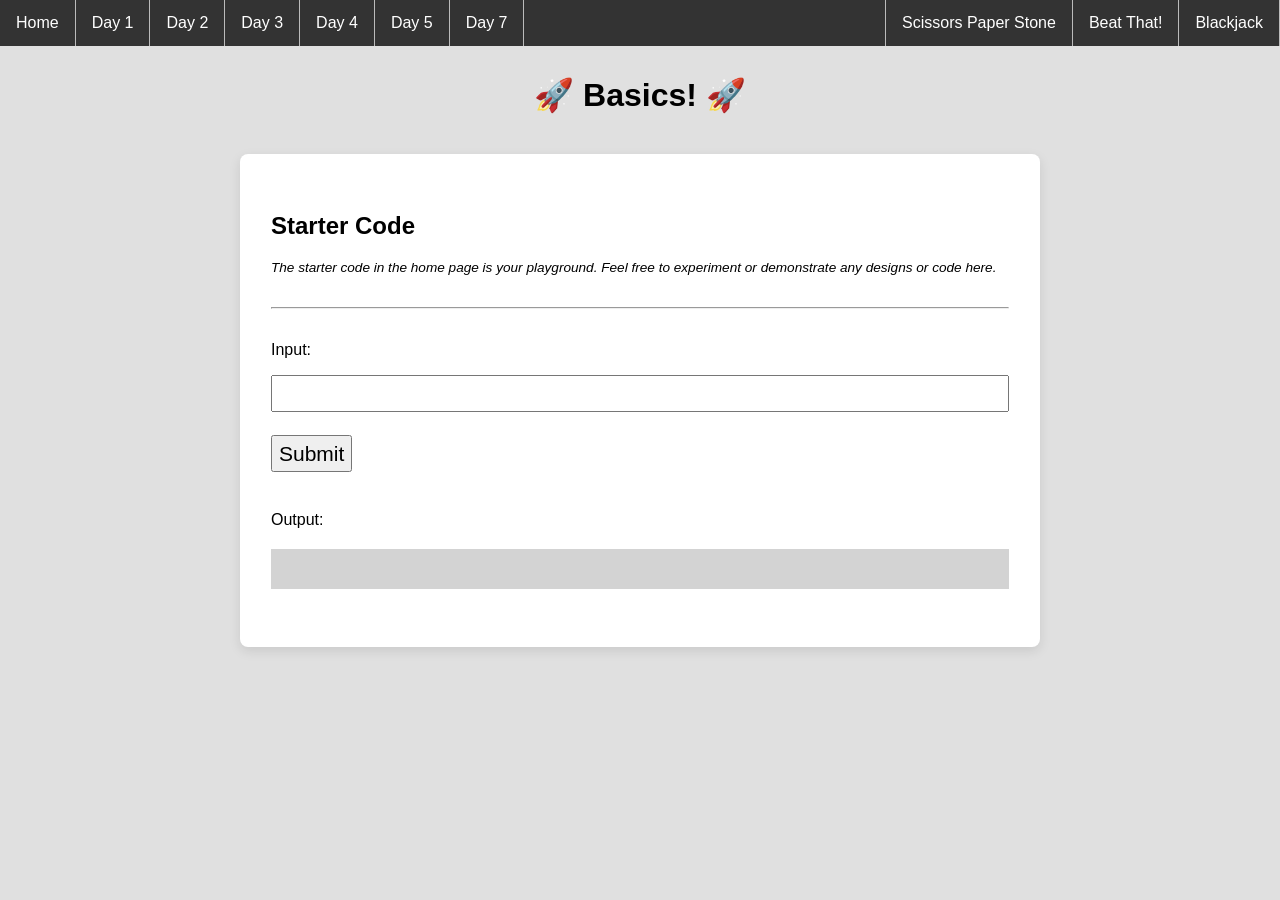
<file: index.html>
<!--  All HTML files begin with the following line: -->
<!DOCTYPE html>
<!-- This indicates that the rest of the lines that follow are to be interpreted as HTML. It tells the browser about what document type to expect. -->

<!-- All text enclosed in angled brackets are known as HTML element tags. There are usually, but not always, starting and closing element "tags", each representing a HTML element.
The <html> element is known as the root element of a HTML page. All other elements are encased within it. -->
<html>
  <!-- The <head> element contains meta information about the HTML page, information that is not rendered or displayed by the browser -->
  <head>
    <!-- The meta tag defines meta information in the HTML document. In this case, we are defining the charset. UTF-8 allows us to use emojis in the CodeSandbox environment -->
    <meta charset="UTF-8" />
    <!-- The <title> element specifies a title for the HTML page (which is shown in the browser's title bar or in the page's tab) and is the default name given to a bookmark of a webpage. -->
    <title>Basics</title>
    <!-- The <link> element specifies a relationship between this HTML page and an external resource, namely the styles.css file here. In this case, we are linking a stylesheet which is a CSS file containing information relating to the layout and style of the webpage. The syntax within the styles.css file is also referred to as CSS - Cascading Style Sheets. -->
    <link rel="stylesheet" href="styles.css" />
  </head>

  <!-- The <body> element defines the document's body, and is a container for all the visible contents that will be rendered by the browser.  -->
  <body>
    <!-- The <nav> tag semantically defines a set of navigation links. It doesn't have many properties different from a <div>, and exists purely for semantic naming. -->
    <nav>
      <!-- The <ul> tag represents an unordered list, where items in the list are rendered on a vertical bulleted list. While we are listing the days of the exercises on this navbar, we are positioning them horizontally without the bullets. This is done using CSS, and you can preview the syntax in styles.css (do a search for "nav ul"). -->
      <ul>
        <li>
          <!-- An <a> tag defines a hyperlink, linking one page to another. The page to link to will be added to the "href" property of the tag. -->
          <a href="index.html">Home</a>
        </li>
        <li>
          <!-- An <a> tag defines a hyperlink, linking one page to another. The page to link to will be added to the "href" property of the tag. -->
          <a href="day01-data-manipulation-and-functions/in-class/index.html"
            >Day 1</a
          >
        </li>
        <li>
          <a href="day02-if-statements-boolean-operators/in-class/index.html"
            >Day 2</a
          >
        </li>
        <li>
          <a href="day03-program-state/in-class/index.html">Day 3</a>
        </li>
        <li>
          <a href="day04-loops/in-class/index.html">Day 4</a>
        </li>
        <li>
          <a href="day05-mad-libs/in-class/index.html">Day 5</a>
        </li>
        <li>
          <a href="day07-moar-cards/in-class/index.html">Day 7</a>
        </li>
        <li class="project">
          <a href="project3-blackjack/index.html">Blackjack</a>
        </li>
        <li class="project">
          <a href="project2-beat-that/index.html">Beat That!</a>
        </li>
        <li class="project">
          <a href="project1-sps/index.html">Scissors Paper Stone</a>
        </li>
      </ul>
    </nav>
    <!-- The <h1> element defines a large heading. There are 6 pre-set header elements, <h1> to <h6> -->
    <h1 id="header">🚀 Basics! 🚀</h1>
    <!-- The <div> tag defines a division or a section in an HTML document, and is commonly use as a "container" for nested HTML elements. -->
    <div class="container">
      <h2>Starter Code</h2>
      <div class="instructions-text">
        <p>
          The starter code in the home page is your playground. Feel free to
          experiment or demonstrate any designs or code here.
        </p>
      </div>
      <!-- The <hr> tag represents a horizontal rule. It is used if you want to add line dividers across your page. -->
      <hr />
      <!-- The <p> tag defines a paragraph element. -->
      <p>Input:</p>
      <!-- The self-closing <input /> tag represents a field for a user to enter input. -->
      <input id="input-field" />
      <!-- The self-closing <br /> tag represents a line break - a line's worth of spacing before dispalying the next element. -->
      <br />
      <!-- The <button> tag represents.. you guessed it! a button. -->
      <button id="submit-button">Submit</button>
      <p>Output:</p>
      <div class="output-div" id="output-div"></div>
    </div>
    <!-- Everything below this is incorporating JavaScript programming logic into the webpage. -->
    <!-- The script tag encloses JavaScript syntax for the browser to interpret programtically -->
    <!-- The following line imports all code written in the script.js file -->
    <script src="script.js"></script>
    <!-- Define button click functionality -->
    <script>
      // Declare and define a variable that represents the Submit Button
      var button = document.querySelector("#submit-button");
      // When the submit button is clicked, access the text entered by the user in the input field
      // And pass it as an input parameter to the main function as defined in script.js
      button.addEventListener("click", function () {
        // Set result to input value
        var input = document.querySelector("#input-field");
        // Store the output of main() in a new variable
        var result = main(input.value);

        // Display result in output element
        var output = document.querySelector("#output-div");
        output.innerHTML = result;

        // Reset input value
        input.value = "";
      });
    </script>
  </body>
</html>
</file>
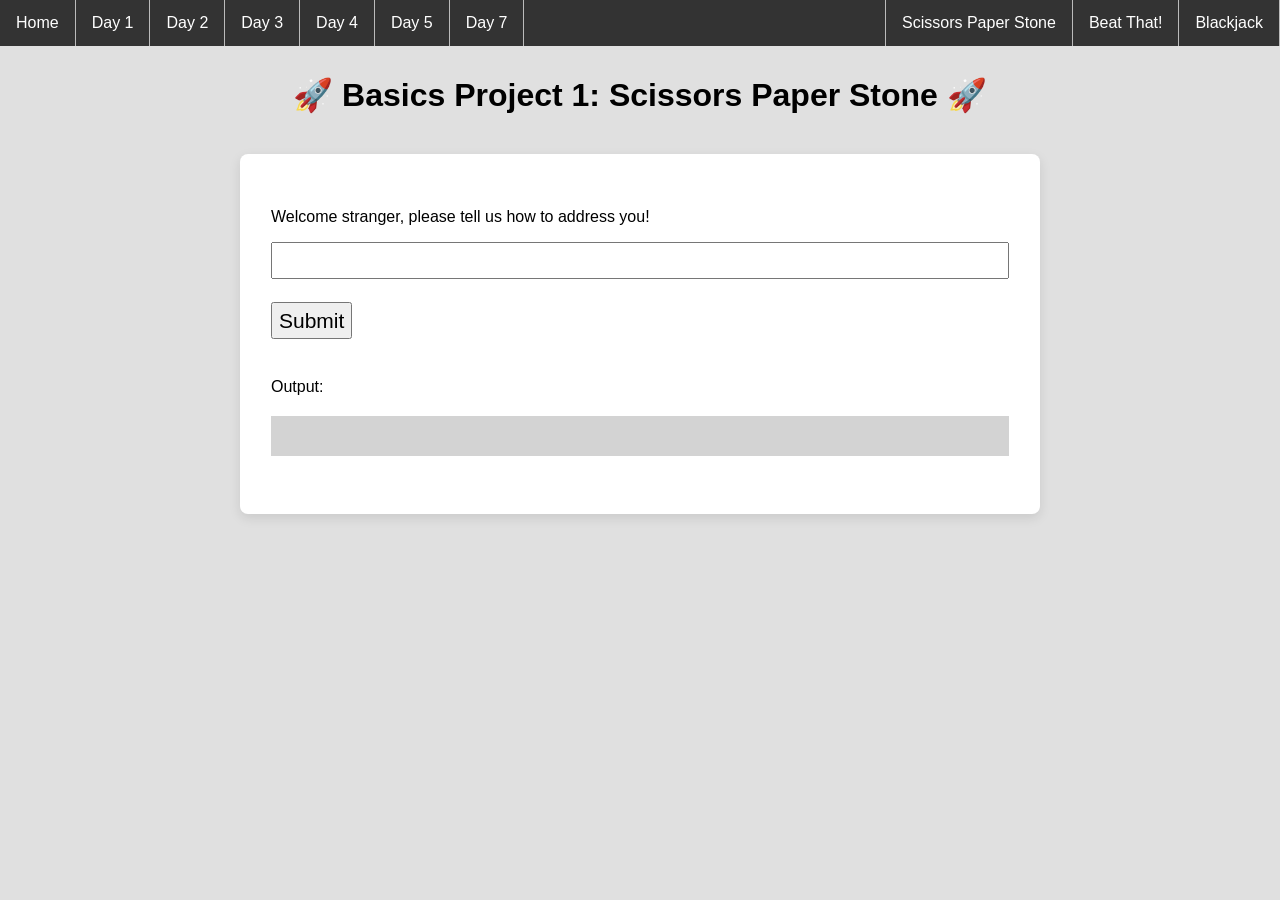
<file: project1-sps/index.html>
<!--  All HTML files begin with the following line: -->
<!DOCTYPE html>
<!-- This indicates that the rest of the lines that follow are to be interpreted as HTML. It tells the browser about what document type to expect. -->

<!-- All text enclosed in angled brackets are known as HTML element tags. There are usually, but not always, starting and closing element "tags", each representing a HTML element.
The <html> element is known as the root element of a HTML page. All other elements are encased within it. -->
<html>
  <!-- The <head> element contains meta information about the HTML page, information that is not rendered or displayed by the browser -->
  <head>
    <!-- The meta tag defines meta information in the HTML document. In this case, we are defining the charset. UTF-8 allows us to use emojis in the CodeSandbox environment -->
    <meta charset="UTF-8" />
    <!-- The <title> element specifies a title for the HTML page (which is shown in the browser's title bar or in the page's tab) and is the default name given to a bookmark of a webpage. -->
    <title>Basics</title>
    <!-- The <link> element specifies a relationship between this HTML page and an external resource, namely the styles.css file here. In this case, we are linking a stylesheet which is a CSS file containing information relating to the layout and style of the webpage. The syntax within the styles.css file is also referred to as CSS - Cascading Style Sheets. -->
    <link rel="stylesheet" href="styles.css" />
  </head>

  <!-- The <body> element defines the document's body, and is a container for all the visible contents that will be rendered by the browser.  -->
  <body>
    <!-- The <nav> tag semantically defines a set of navigation links. It doesn't have many properties different from a <div>, and exists purely for semantic naming. -->
    <nav>
      <!-- The <ul> tag represents an unordered list, where items in the list are rendered on a vertical bulleted list. While we are listing the days of the exercises on this navbar, we are positioning them horizontally without the bullets. This is done using CSS, and you can preview the syntax in styles.css (do a search for "nav ul"). -->
      <ul>
        <li>
          <!-- An <a> tag defines a hyperlink, linking one page to another. The page to link to will be added to the "href" property of the tag. -->
          <a href="../index.html">Home</a>
        </li>
        <li>
          <!-- An <a> tag defines a hyperlink, linking one page to another. The page to link to will be added to the "href" property of the tag. -->
          <a href="../day01-data-manipulation-and-functions/in-class/index.html"
            >Day 1</a
          >
        </li>
        <li>
          <a href="../day02-if-statements-boolean-operators/in-class/index.html"
            >Day 2</a
          >
        </li>
        <li>
          <a href="../day03-program-state/in-class/index.html">Day 3</a>
        </li>
        <li>
          <a href="../day04-loops/in-class/index.html">Day 4</a>
        </li>
        <li>
          <a href="../day05-mad-libs/in-class/index.html">Day 5</a>
        </li>
        <li>
          <a href="../day07-moar-cards/in-class/index.html">Day 7</a>
        </li>
        <li class="project">
          <a href="../project3-blackjack/index.html">Blackjack</a>
        </li>
        <li class="project">
          <a href="../project2-beat-that/index.html">Beat That!</a>
        </li>
        <li class="project">
          <a href="../project1-sps/index.html">Scissors Paper Stone</a>
        </li>
      </ul>
    </nav>
    <!-- The <h1> element defines a large heading. There are 6 pre-set header elements, <h1> to <h6> -->
    <h1 id="header" style="color: black;">
      🚀 Basics Project 1: Scissors Paper Stone 🚀
    </h1>
    <!-- The <div> tag defines a division or a section in an HTML document, and is commonly use as a "container" for nested HTML elements. -->
    <div class="container">
      <!-- The <p> tag defines a paragraph element. -->
      <p>Welcome stranger, please tell us how to address you!</p>
      <!-- The self-closing <input /> tag represents a field for a user to enter input. -->
      <input id="input-field" />
      <!-- The self-closing <br /> tag represents a line break - a line's worth of spacing before dispalying the next element. -->
      <br />
      <!-- The <button> tag represents.. you guessed it! a button. -->
      <button id="submit-button">Submit</button>
      <p>Output:</p>
      <div class="output-div" id="output-div"></div>
    </div>
    <!-- Everything below this is incorporating JavaScript programming logic into the webpage. -->
    <!-- The script tag encloses JavaScript syntax for the browser to interpret programtically -->
    <!-- The following line imports all code written in the script.js file -->
    <script src="script.js"></script>
    <!-- Define button click functionality -->
    <script>
      // Declare and define a variable that represents the Submit Button
      var button = document.querySelector("#submit-button");
      // When the submit button is clicked, access the text entered by the user in the input field
      // And pass it as an input parameter to the main function as defined in script.js
      button.addEventListener("click", function () {
        // Set result to input value
        var input = document.querySelector("#input-field");
        // Store the output of main() in a new variable
        var result = main(input.value);

        // Display result in output element
        var output = document.querySelector("#output-div");
        output.innerHTML = result;

        // Reset input value
        input.value = "";
      });
    </script>
  </body>
</html>
</file>
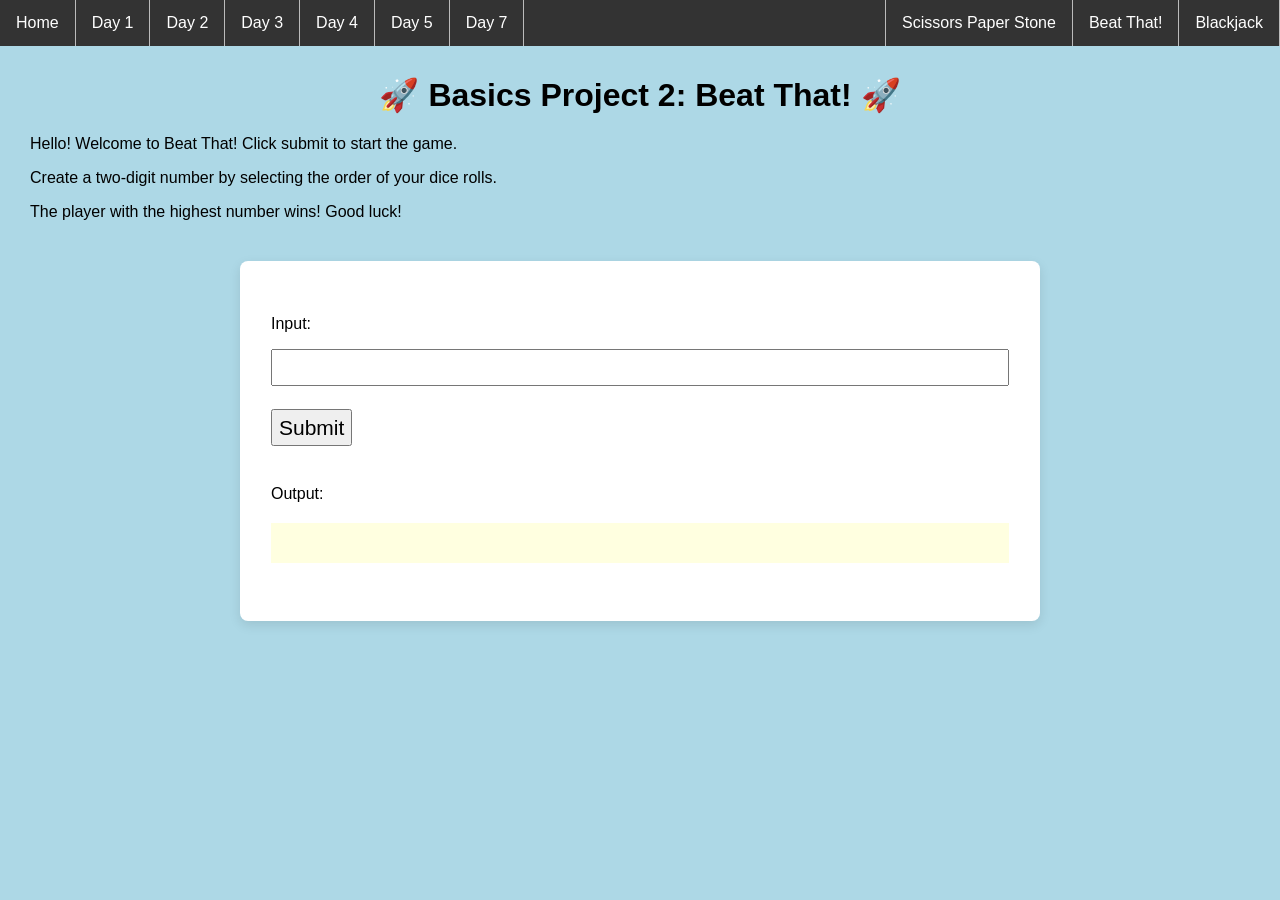
<file: project2-beat-that/index.html>
<!--  All HTML files begin with the following line: -->
<!DOCTYPE html>
<!-- This indicates that the rest of the lines that follow are to be interpreted as HTML. It tells the browser about what document type to expect. -->

<!-- All text enclosed in angled brackets are known as HTML element tags. There are usually, but not always, starting and closing element "tags", each representing a HTML element.
The <html> element is known as the root element of a HTML page. All other elements are encased within it. -->
<html>
  <!-- The <head> element contains meta information about the HTML page, information that is not rendered or displayed by the browser -->
  <head>
    <!-- The meta tag defines meta information in the HTML document. In this case, we are defining the charset. UTF-8 allows us to use emojis in the CodeSandbox environment -->
    <meta charset="UTF-8" />
    <!-- The <title> element specifies a title for the HTML page (which is shown in the browser's title bar or in the page's tab) and is the default name given to a bookmark of a webpage. -->
    <title>Basics</title>
    <!-- The <link> element specifies a relationship between this HTML page and an external resource, namely the styles.css file here. In this case, we are linking a stylesheet which is a CSS file containing information relating to the layout and style of the webpage. The syntax within the styles.css file is also referred to as CSS - Cascading Style Sheets. -->
    <link rel="stylesheet" href="styles.css" />
  </head>

  <!-- The <body> element defines the document's body, and is a container for all the visible contents that will be rendered by the browser.  -->
  <body>
    <!-- The <nav> tag semantically defines a set of navigation links. It doesn't have many properties different from a <div>, and exists purely for semantic naming. -->
    <nav>
      <!-- The <ul> tag represents an unordered list, where items in the list are rendered on a vertical bulleted list. While we are listing the days of the exercises on this navbar, we are positioning them horizontally without the bullets. This is done using CSS, and you can preview the syntax in styles.css (do a search for "nav ul"). -->
      <ul>
        <li>
          <!-- An <a> tag defines a hyperlink, linking one page to another. The page to link to will be added to the "href" property of the tag. -->
          <a href="../index.html">Home</a>
        </li>
        <li>
          <!-- An <a> tag defines a hyperlink, linking one page to another. The page to link to will be added to the "href" property of the tag. -->
          <a href="../day01-data-manipulation-and-functions/in-class/index.html"
            >Day 1</a
          >
        </li>
        <li>
          <a href="../day02-if-statements-boolean-operators/in-class/index.html"
            >Day 2</a
          >
        </li>
        <li>
          <a href="../day03-program-state/in-class/index.html">Day 3</a>
        </li>
        <li>
          <a href="../day04-loops/in-class/index.html">Day 4</a>
        </li>
        <li>
          <a href="../day05-mad-libs/in-class/index.html">Day 5</a>
        </li>
        <li>
          <a href="../day07-moar-cards/in-class/index.html">Day 7</a>
        </li>
        <li class="project">
          <a href="../project3-blackjack/index.html">Blackjack</a>
        </li>
        <li class="project">
          <a href="../project2-beat-that/index.html">Beat That!</a>
        </li>
        <li class="project">
          <a href="../project1-sps/index.html">Scissors Paper Stone</a>
        </li>
      </ul>
    </nav>
    <!-- The <h1> element defines a large heading. There are 6 pre-set header elements, <h1> to <h6> -->
    <h1 id="header">🚀 Basics Project 2: Beat That! 🚀</h1>
    <!-- The <div> tag defines a division or a section in an HTML document, and is commonly use as a "container" for nested HTML elements. -->
    <div id="container">
      <p>Hello! Welcome to Beat That! Click submit to start the game.</p>
      <p>
        Create a two-digit number by selecting the order of your dice rolls.
      </p>
      <p>The player with the highest number wins! Good luck!</p>
    </div>
    <div class="container">
      <!-- The <p> tag defines a paragraph element. -->
      <p>Input:</p>
      <!-- The self-closing <input /> tag represents a field for a user to enter input. -->
      <input id="input-field" />
      <!-- The self-closing <br /> tag represents a line break - a line's worth of spacing before dispalying the next element. -->
      <br />
      <!-- The <button> tag represents.. you guessed it! a button. -->
      <button id="submit-button">Submit</button>
      <p>Output:</p>
      <div class="output-div" id="output-div"></div>
    </div>
    <!-- Everything below this is incorporating JavaScript programming logic into the webpage. -->
    <!-- The script tag encloses JavaScript syntax for the browser to interpret programtically -->
    <!-- The following line imports all code written in the script.js file -->
    <script src="script.js"></script>
    <!-- Define button click functionality -->
    <script>
      // Declare and define a variable that represents the Submit Button
      var button = document.querySelector("#submit-button");
      // When the submit button is clicked, access the text entered by the user in the input field
      // And pass it as an input parameter to the main function as defined in script.js
      button.addEventListener("click", function () {
        // Set result to input value
        var input = document.querySelector("#input-field");
        // Store the output of main() in a new variable
        var result = main(input.value);

        // Display result in output element
        var output = document.querySelector("#output-div");
        output.innerHTML = result;

        // Reset input value
        input.value = "";
      });
    </script>
  </body>
</html>
</file>
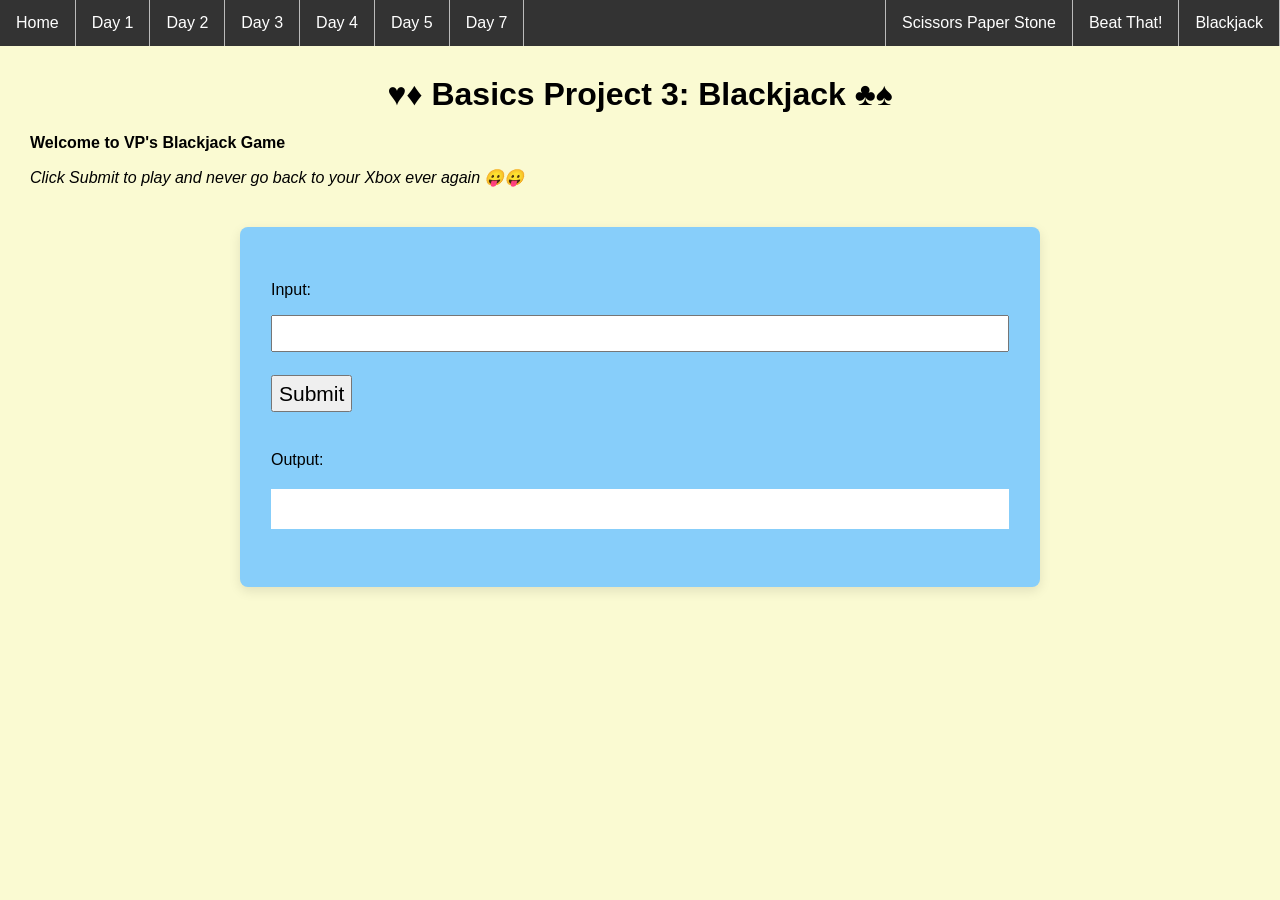
<file: project3-blackjack/index.html>
<!--  All HTML files begin with the following line: -->
<!DOCTYPE html>
<!-- This indicates that the rest of the lines that follow are to be interpreted as HTML. It tells the browser about what document type to expect. -->

<!-- All text enclosed in angled brackets are known as HTML element tags. There are usually, but not always, starting and closing element "tags", each representing a HTML element.
The <html> element is known as the root element of a HTML page. All other elements are encased within it. -->
<html>
  <!-- The <head> element contains meta information about the HTML page, information that is not rendered or displayed by the browser -->
  <head>
    <!-- The meta tag defines meta information in the HTML document. In this case, we are defining the charset. UTF-8 allows us to use emojis in the CodeSandbox environment -->
    <meta charset="UTF-8" />
    <!-- The <title> element specifies a title for the HTML page (which is shown in the browser's title bar or in the page's tab) and is the default name given to a bookmark of a webpage. -->
    <title>Basics</title>
    <!-- The <link> element specifies a relationship between this HTML page and an external resource, namely the styles.css file here. In this case, we are linking a stylesheet which is a CSS file containing information relating to the layout and style of the webpage. The syntax within the styles.css file is also referred to as CSS - Cascading Style Sheets. -->
    <link rel="stylesheet" href="styles.css" />
  </head>

  <!-- The <body> element defines the document's body, and is a container for all the visible contents that will be rendered by the browser.  -->
  <body>
    <!-- The <nav> tag semantically defines a set of navigation links. It doesn't have many properties different from a <div>, and exists purely for semantic naming. -->
    <nav>
      <!-- The <ul> tag represents an unordered list, where items in the list are rendered on a vertical bulleted list. While we are listing the days of the exercises on this navbar, we are positioning them horizontally without the bullets. This is done using CSS, and you can preview the syntax in styles.css (do a search for "nav ul"). -->
      <ul>
        <li>
          <!-- An <a> tag defines a hyperlink, linking one page to another. The page to link to will be added to the "href" property of the tag. -->
          <a href="../index.html">Home</a>
        </li>
        <li>
          <!-- An <a> tag defines a hyperlink, linking one page to another. The page to link to will be added to the "href" property of the tag. -->
          <a href="../day01-data-manipulation-and-functions/in-class/index.html"
            >Day 1</a
          >
        </li>
        <li>
          <a href="../day02-if-statements-boolean-operators/in-class/index.html"
            >Day 2</a
          >
        </li>
        <li>
          <a href="../day03-program-state/in-class/index.html">Day 3</a>
        </li>
        <li>
          <a href="../day04-loops/in-class/index.html">Day 4</a>
        </li>
        <li>
          <a href="../day05-mad-libs/in-class/index.html">Day 5</a>
        </li>
        <li>
          <a href="../day07-moar-cards/in-class/index.html">Day 7</a>
        </li>
        <li class="project">
          <a href="../project3-blackjack/index.html">Blackjack</a>
        </li>
        <li class="project">
          <a href="../project2-beat-that/index.html">Beat That!</a>
        </li>
        <li class="project">
          <a href="../project1-sps/index.html">Scissors Paper Stone</a>
        </li>
      </ul>
    </nav>
    <!-- The <h1> element defines a large heading. There are 6 pre-set header elements, <h1> to <h6> -->
    <h1 id="header">♥♦ Basics Project 3: Blackjack ♣♠</h1>
    <!-- The <div> tag defines a division or a section in an HTML document, and is commonly use as a "container" for nested HTML elements. -->
    <div id="container">
      <p><b>Welcome to VP's Blackjack Game</b></p>
      <p>
        <i
          >Click Submit to play and never go back to your Xbox ever again
          😛😛</i
        >
      </p>
    </div>
    <div class="container">
      <!-- The <p> tag defines a paragraph element. -->
      <p>Input:</p>
      <!-- The self-closing <input /> tag represents a field for a user to enter input. -->
      <input id="input-field" />
      <!-- The self-closing <br /> tag represents a line break - a line's worth of spacing before dispalying the next element. -->
      <br />
      <!-- The <button> tag represents.. you guessed it! a button. -->
      <button id="submit-button">Submit</button>
      <p>Output:</p>
      <div class="output-div" id="output-div"></div>
    </div>
    <!-- Everything below this is incorporating JavaScript programming logic into the webpage. -->
    <!-- The script tag encloses JavaScript syntax for the browser to interpret programtically -->
    <!-- The following line imports all code written in the script.js file -->
    <script src="script.js"></script>
    <!-- Define button click functionality -->
    <script>
      // Declare and define a variable that represents the Submit Button
      var button = document.querySelector("#submit-button");
      // When the submit button is clicked, access the text entered by the user in the input field
      // And pass it as an input parameter to the main function as defined in script.js
      button.addEventListener("click", function () {
        // Access input box
        var input = document.querySelector("#input-field");
        //Extract value inputted in input, hand it over to main, and store result in var result
        var result = main(input.value);

        // Access output element and display result
        var output = document.querySelector("#output-div");
        output.innerHTML = result;

        // Reset input value
        input.value = "";
      });
    </script>
  </body>
</html>
</file>
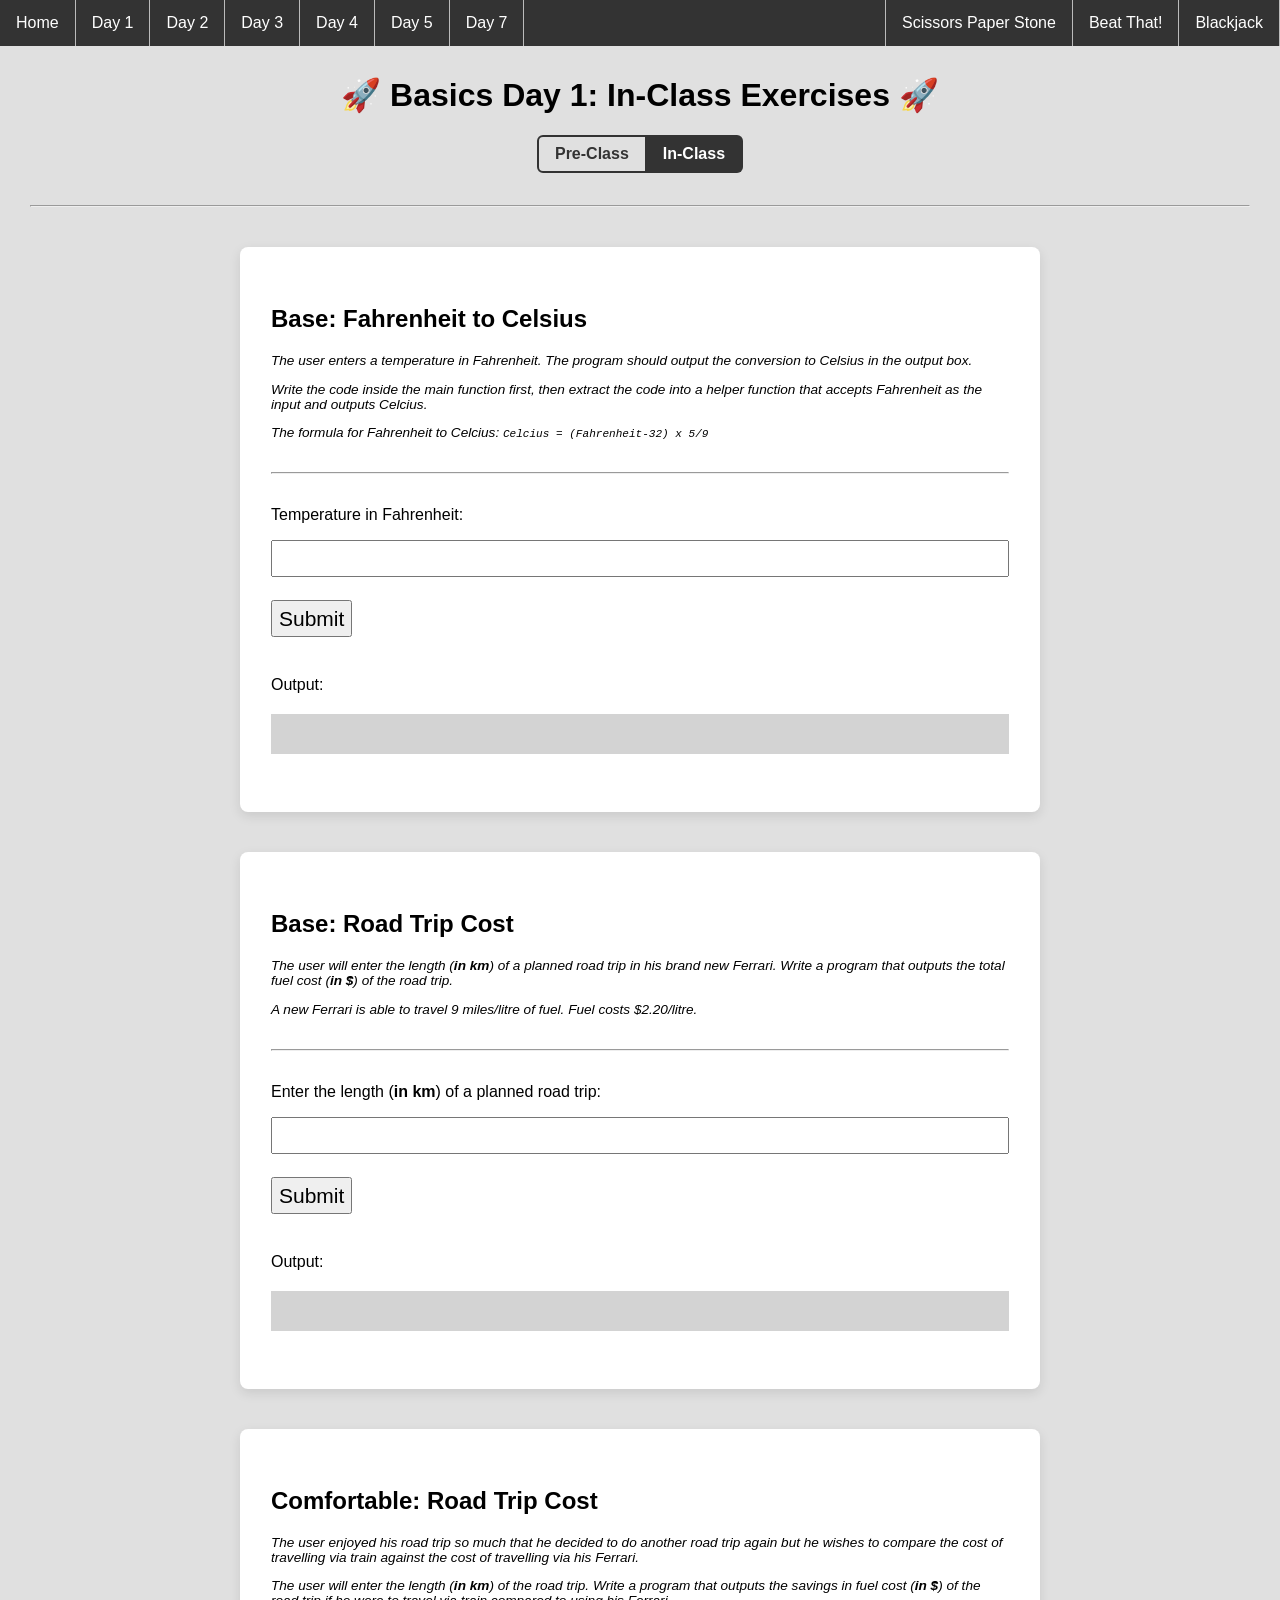
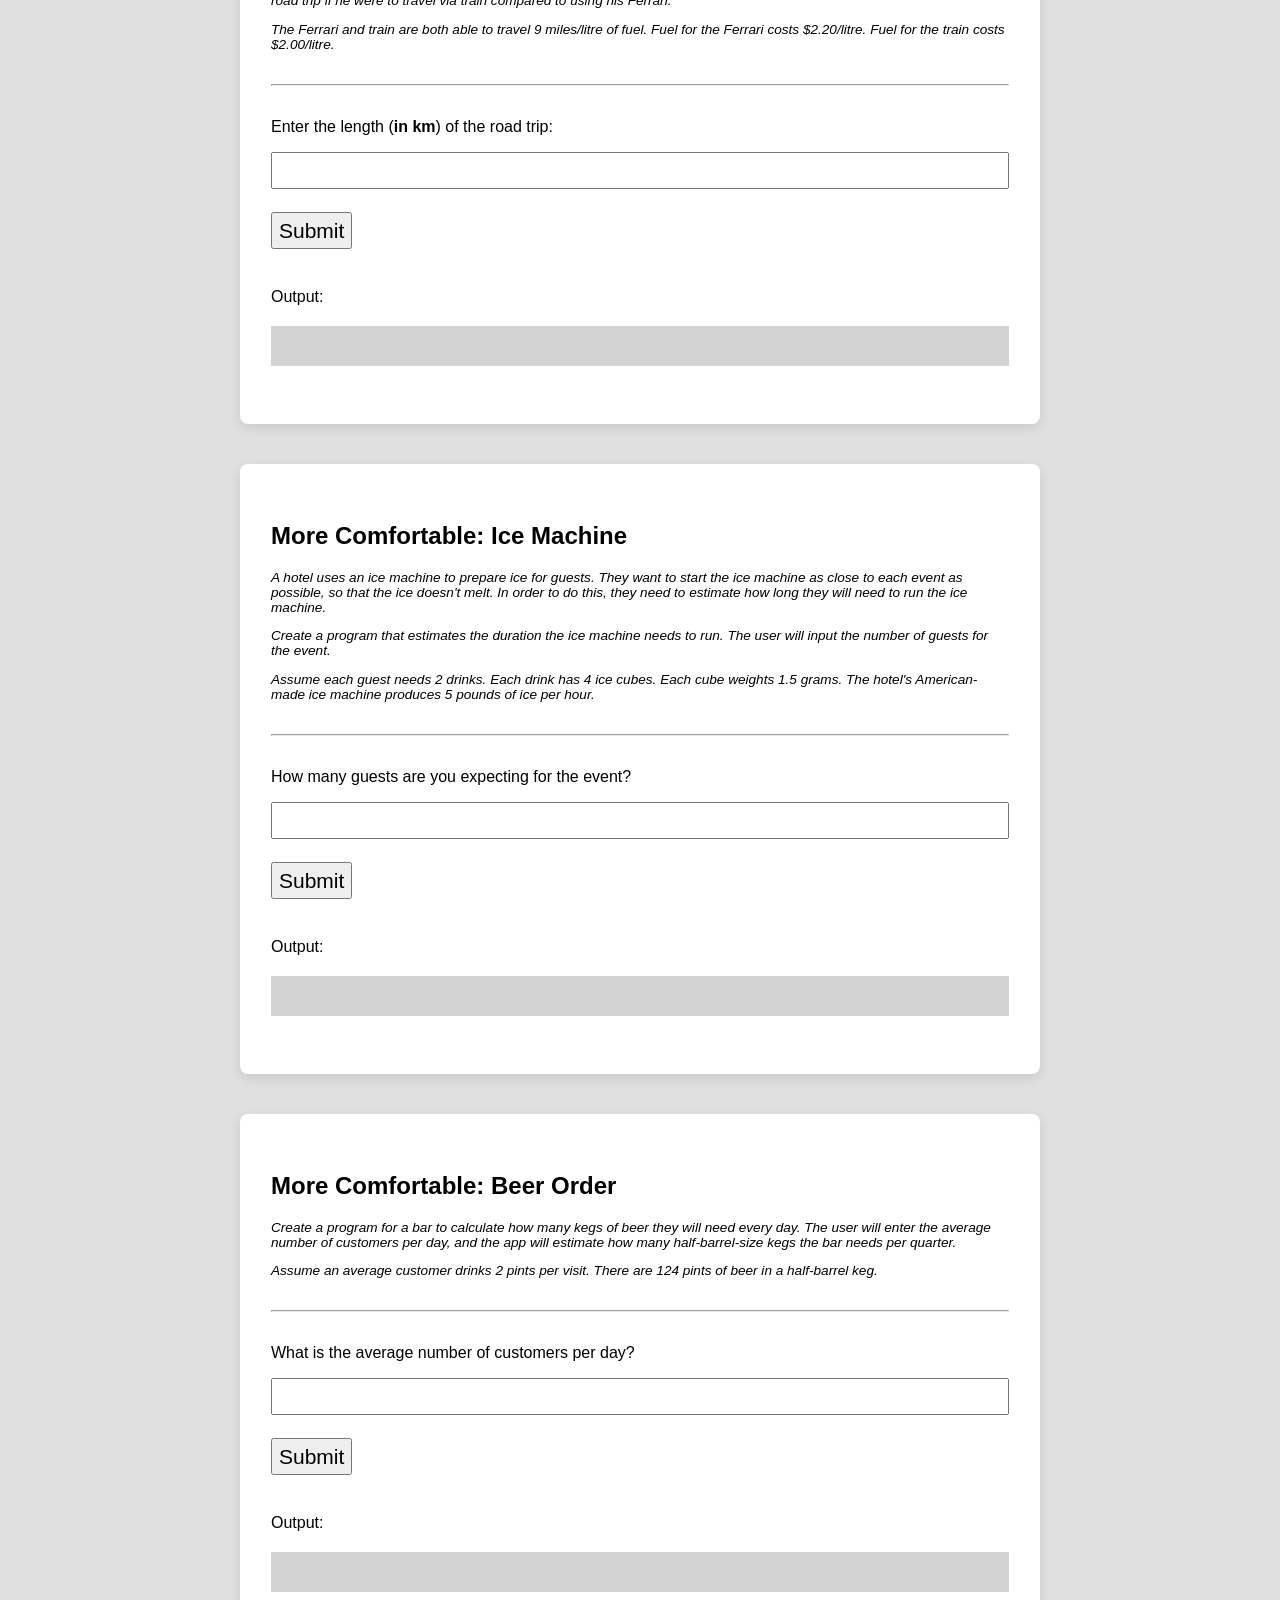
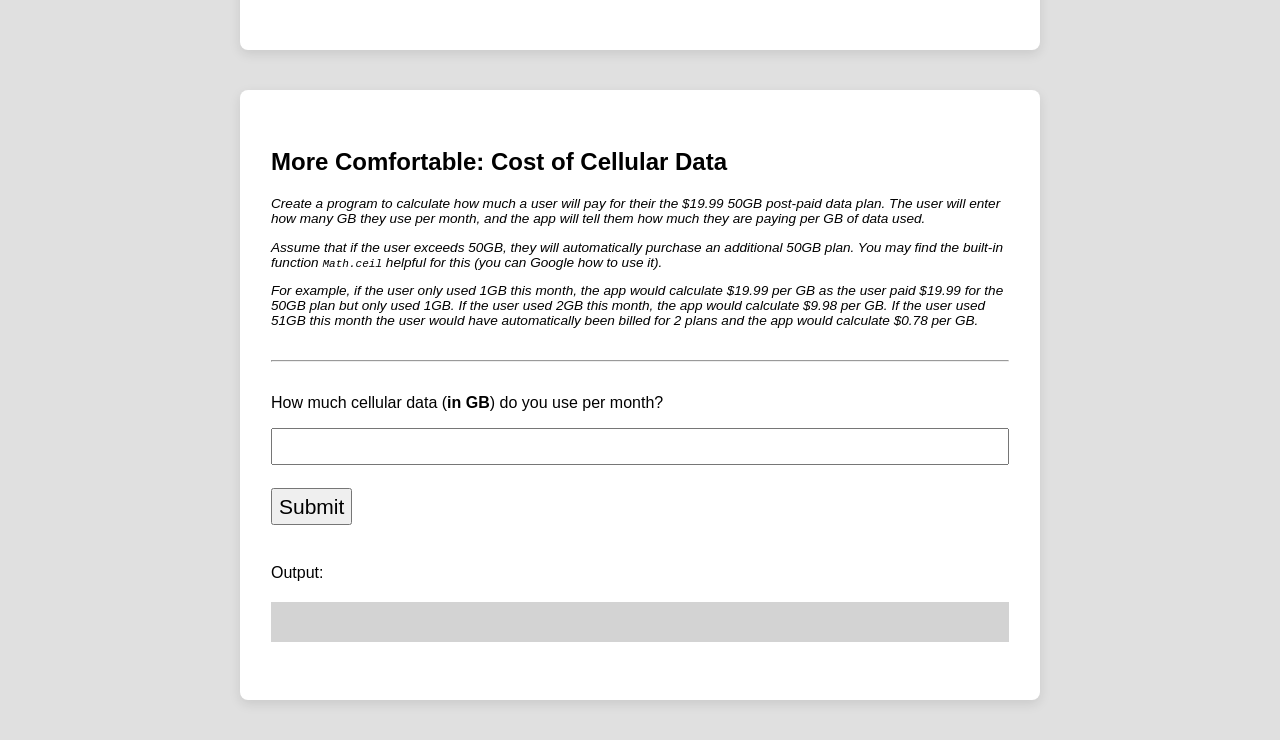
<file: day01-data-manipulation-and-functions/in-class/index.html>
<!--  All HTML files begin with the following line: -->
<!DOCTYPE html>
<!-- This indicates that the rest of the lines that follow are to be interpreted as HTML. It tells the browser about what document type to expect. -->

<!-- All text enclosed in angled brackets are known as HTML element tags. There are usually, but not always, starting and closing element "tags", each representing a HTML element.
The <html> element is known as the root element of a HTML page. All other elements are encased within it. -->
<html>
  <!-- The <head> element contains meta information about the HTML page, information that is not rendered or displayed by the browser -->
  <head>
    <!-- The meta tag defines meta information in the HTML document. In this case, we are defining the charset. UTF-8 allows us to use emojis in the CodeSandbox environment -->
    <meta charset="UTF-8" />
    <!-- The <title> element specifies a title for the HTML page (which is shown in the browser's title bar or in the page's tab) and is the default name given to a bookmark of a webpage. -->
    <title>Basics</title>
    <!-- The <link> element specifies a relationship between this HTML page and an external resource, namely the styles.css file here. For the syntax '../../' in '../../styles.css', we are referring to the styles.css file (in the main directory) found 2 folders above the current one. In this case, we are linking a stylesheet which is a CSS file containing information relating to the layout and style of the webpage. The syntax within the styles.css file is also referred to as CSS - Cascading Style Sheets. -->
    <link rel="stylesheet" href="../../styles.css" />
  </head>

  <!-- The <body> element defines the document's body, and is a container for all the visible contents that will be rendered by the browser.  -->
  <body>
    <!-- The <nav> tag semantically defines a set of navigation links. It doesn't have many properties different from a <div>, and exists purely for semantic naming. -->
    <nav>
      <!-- The <ul> tag represents an unordered list, where items in the list are rendered on a vertical bulleted list. While we are listing the days of the exercises on this navbar, we are positioning them horizontally without the bullets. This is done using CSS, and you can preview the syntax in styles.css (do a search for "nav ul"). -->
      <ul>
        <li>
          <!-- An <a> tag defines a hyperlink, linking one page to another. The page to link to will be added to the "href" property of the tag. -->
          <a href="../../index.html">Home</a>
        </li>
        <li>
          <!-- An <a> tag defines a hyperlink, linking one page to another. The page to link to will be added to the "href" property of the tag. -->
          <a
            href="../../day01-data-manipulation-and-functions/in-class/index.html"
            >Day 1</a
          >
        </li>
        <li>
          <a
            href="../../day02-if-statements-boolean-operators/in-class/index.html"
            >Day 2</a
          >
        </li>
        <li>
          <a href="../../day03-program-state/in-class/index.html">Day 3</a>
        </li>
        <li>
          <a href="../../day04-loops/in-class/index.html">Day 4</a>
        </li>
        <li>
          <a href="../../day05-mad-libs/in-class/index.html">Day 5</a>
        </li>
        <li>
          <a href="../../day07-moar-cards/in-class/index.html">Day 7</a>
        </li>
        <li class="project">
          <a href="../../project3-blackjack/index.html">Blackjack</a>
        </li>
        <li class="project">
          <a href="../../project2-beat-that/index.html">Beat That!</a>
        </li>
        <li class="project">
          <a href="../../project1-sps/index.html">Scissors Paper Stone</a>
        </li>
      </ul>
    </nav>
    <!-- The <h1> element defines a large heading. There are 6 pre-set header elements, <h1> to <h6> -->
    <h1 id="header">🚀 Basics Day 1: In-Class Exercises 🚀</h1>
    <div class="flex justify-content-center">
      <div class="button-group">
        <a href="../pre-class/index.html" class="button-group-button"
          >Pre-Class</a
        >
        <a href="../in-class/index.html" class="active button-group-button"
          >In-Class</a
        >
      </div>
    </div>
    <!-- The <hr> tag represents a horizontal rule. It is used if you want to add line dividers across your page. -->
    <hr />
    <!-- The <div> tag defines a division or a section in an HTML document, and is commonly use as a "container" for nested HTML elements. -->
    <div class="container">
      <h2>Base: Fahrenheit to Celsius</h2>
      <div class="instructions-text">
        <p>
          The user enters a temperature in Fahrenheit. The program should output
          the conversion to Celsius in the output box.
        </p>
        <p>
          Write the code inside the main function first, then extract the code
          into a helper function that accepts Fahrenheit as the input and
          outputs Celcius.
        </p>
        <p>
          The formula for Fahrenheit to Celcius:
          <code>Celcius = (Fahrenheit-32) x 5/9</code>
        </p>
      </div>
      <!-- The <hr> tag represents a horizontal rule. It is used if you want to add line dividers across your page. -->
      <hr />
      <!-- The <p> tag defines a paragraph element. -->
      <p>Temperature in Fahrenheit:</p>
      <!-- The self-closing <input /> tag represents a field for a user to enter input. -->
      <input id="fahrenheit-to-celsius-input-field" />
      <!-- The self-closing <br /> tag represents a line break - a line's worth of spacing before dispalying the next element. -->
      <br />
      <!-- The <button> tag represents.. you guessed it! a button. -->
      <button id="fahrenheit-to-celsius-submit-button">Submit</button>
      <p>Output:</p>
      <div class="output-div" id="fahrenheit-to-celsius-output-div"></div>
    </div>
    <!-- The <div> tag defines a division or a section in an HTML document, and is commonly use as a "container" for nested HTML elements. -->
    <div class="container">
      <h2>Base: Road Trip Cost</h2>
      <div class="instructions-text">
        <p>
          The user will enter the length (<strong>in km</strong>) of a planned
          road trip in his brand new Ferrari. Write a program that outputs the
          total fuel cost (<strong>in $</strong>) of the road trip.
        </p>
        <p>
          A new Ferrari is able to travel 9 miles/litre of fuel. Fuel costs
          $2.20/litre.
        </p>
      </div>
      <!-- The <hr> tag represents a horizontal rule. It is used if you want to add line dividers across your page. -->
      <hr />
      <!-- The <p> tag defines a paragraph element. -->
      <p>Enter the length (<strong>in km</strong>) of a planned road trip:</p>
      <!-- The self-closing <input /> tag represents a field for a user to enter input. -->
      <input id="road-trip-cost-base-input-field" />
      <!-- The self-closing <br /> tag represents a line break - a line's worth of spacing before dispalying the next element. -->
      <br />
      <!-- The <button> tag represents.. you guessed it! a button. -->
      <button id="road-trip-cost-base-submit-button">Submit</button>
      <p>Output:</p>
      <div class="output-div" id="road-trip-cost-base-output-div"></div>
    </div>
    <!-- The <div> tag defines a division or a section in an HTML document, and is commonly use as a "container" for nested HTML elements. -->
    <div class="container">
      <h2>Comfortable: Road Trip Cost</h2>
      <div class="instructions-text">
        <p>
          The user enjoyed his road trip so much that he decided to do another
          road trip again but he wishes to compare the cost of travelling via
          train against the cost of travelling via his Ferrari.
        </p>
        <p>
          The user will enter the length (<strong>in km</strong>) of the road
          trip. Write a program that outputs the savings in fuel cost (<strong
            >in $</strong
          >) of the road trip if he were to travel via train compared to using
          his Ferrari.
        </p>
        <p>
          The Ferrari and train are both able to travel 9 miles/litre of fuel.
          Fuel for the Ferrari costs $2.20/litre. Fuel for the train costs
          $2.00/litre.
        </p>
      </div>
      <!-- The <hr> tag represents a horizontal rule. It is used if you want to add line dividers across your page. -->
      <hr />
      <!-- The <p> tag defines a paragraph element. -->
      <p>Enter the length (<strong>in km</strong>) of the road trip:</p>
      <!-- The self-closing <input /> tag represents a field for a user to enter input. -->
      <input id="road-trip-cost-comfortable-input-field" />
      <!-- The self-closing <br /> tag represents a line break - a line's worth of spacing before dispalying the next element. -->
      <br />
      <!-- The <button> tag represents.. you guessed it! a button. -->
      <button id="road-trip-cost-comfortable-submit-button">Submit</button>
      <p>Output:</p>
      <div class="output-div" id="road-trip-cost-comfortable-output-div"></div>
    </div>
    <!-- The <div> tag defines a division or a section in an HTML document, and is commonly use as a "container" for nested HTML elements. -->
    <div class="container">
      <h2>More Comfortable: Ice Machine</h2>
      <div class="instructions-text">
        <p>
          A hotel uses an ice machine to prepare ice for guests. They want to
          start the ice machine as close to each event as possible, so that the
          ice doesn't melt. In order to do this, they need to estimate how long
          they will need to run the ice machine.
        </p>
        <p>
          Create a program that estimates the duration the ice machine needs to
          run. The user will input the number of guests for the event.
        </p>
        <p>
          Assume each guest needs 2 drinks. Each drink has 4 ice cubes. Each
          cube weights 1.5 grams. The hotel's American-made ice machine produces
          5 pounds of ice per hour.
        </p>
      </div>
      <!-- The <hr> tag represents a horizontal rule. It is used if you want to add line dividers across your page. -->
      <hr />
      <!-- The <p> tag defines a paragraph element. -->
      <p>How many guests are you expecting for the event?</p>
      <!-- The self-closing <input /> tag represents a field for a user to enter input. -->
      <input id="ice-machine-input-field" />
      <!-- The self-closing <br /> tag represents a line break - a line's worth of spacing before dispalying the next element. -->
      <br />
      <!-- The <button> tag represents.. you guessed it! a button. -->
      <button id="ice-machine-submit-button">Submit</button>
      <p>Output:</p>
      <div class="output-div" id="ice-machine-output-div"></div>
    </div>
    <!-- The <div> tag defines a division or a section in an HTML document, and is commonly use as a "container" for nested HTML elements. -->
    <div class="container">
      <h2>More Comfortable: Beer Order</h2>
      <div class="instructions-text">
        <p>
          Create a program for a bar to calculate how many kegs of beer they
          will need every day. The user will enter the average number of
          customers per day, and the app will estimate how many half-barrel-size
          kegs the bar needs per quarter.
        </p>
        <p>
          Assume an average customer drinks 2 pints per visit. There are 124
          pints of beer in a half-barrel keg.
        </p>
      </div>
      <!-- The <hr> tag represents a horizontal rule. It is used if you want to add line dividers across your page. -->
      <hr />
      <!-- The <p> tag defines a paragraph element. -->
      <p>What is the average number of customers per day?</p>
      <!-- The self-closing <input /> tag represents a field for a user to enter input. -->
      <input id="beer-order-input-field" />
      <!-- The self-closing <br /> tag represents a line break - a line's worth of spacing before dispalying the next element. -->
      <br />
      <!-- The <button> tag represents.. you guessed it! a button. -->
      <button id="beer-order-submit-button">Submit</button>
      <p>Output:</p>
      <div class="output-div" id="beer-order-output-div"></div>
    </div>
    <!-- The <div> tag defines a division or a section in an HTML document, and is commonly use as a "container" for nested HTML elements. -->
    <div class="container">
      <h2>More Comfortable: Cost of Cellular Data</h2>
      <div class="instructions-text">
        <p>
          Create a program to calculate how much a user will pay for their the
          $19.99 50GB post-paid data plan. The user will enter how many GB they
          use per month, and the app will tell them how much they are paying per
          GB of data used.
        </p>
        <p>
          Assume that if the user exceeds 50GB, they will automatically purchase
          an additional 50GB plan. You may find the built-in function
          <code>Math.ceil</code> helpful for this (you can Google how to use
          it).
        </p>
        <p>
          For example, if the user only used 1GB this month, the app would
          calculate $19.99 per GB as the user paid $19.99 for the 50GB plan but
          only used 1GB. If the user used 2GB this month, the app would
          calculate $9.98 per GB. If the user used 51GB this month the user
          would have automatically been billed for 2 plans and the app would
          calculate $0.78 per GB.
        </p>
      </div>
      <!-- The <hr> tag represents a horizontal rule. It is used if you want to add line dividers across your page. -->
      <hr />
      <!-- The <p> tag defines a paragraph element. -->
      <p>
        How much cellular data (<strong>in GB</strong>) do you use per month?
      </p>
      <!-- The self-closing <input /> tag represents a field for a user to enter input. -->
      <input id="cellular-data-input-field" />
      <!-- The self-closing <br /> tag represents a line break - a line's worth of spacing before dispalying the next element. -->
      <br />
      <!-- The <button> tag represents.. you guessed it! a button. -->
      <button id="cellular-data-submit-button">Submit</button>
      <p>Output:</p>
      <div class="output-div" id="cellular-data-output-div"></div>
    </div>
    <!-- Everything below this is incorporating JavaScript programming logic into the webpage. -->
    <!-- The script tag encloses JavaScript syntax for the browser to interpret programtically -->
    <!-- The following line imports all code written in the script.js file -->
    <script src="script.js"></script>
    <!-- Define button click functionality -->
    <script>
      // Declare and define variables that represents the Submit Button for each exercise
      var fahrenheitToCelsiusButton = document.querySelector(
        "#fahrenheit-to-celsius-submit-button"
      );
      var roadTripCostBaseButton = document.querySelector(
        "#road-trip-cost-base-submit-button"
      );
      var roadTripCostComfortableButton = document.querySelector(
        "#road-trip-cost-comfortable-submit-button"
      );
      var iceMachineButton = document.querySelector(
        "#ice-machine-submit-button"
      );
      var beerOrderButton = document.querySelector("#beer-order-submit-button");
      var cellularDataButton = document.querySelector(
        "#cellular-data-submit-button"
      );

      // When the submit button is clicked, access the text entered by the user in the input field
      // And pass it as an input parameter to the main function as defined in script.js
      fahrenheitToCelsiusButton.addEventListener("click", function () {
        // Set result to input value
        var input = document.querySelector(
          "#fahrenheit-to-celsius-input-field"
        );
        // Store the output of the main function in a new variable
        var result = fahrenheitToCelsiusMain(input.value);

        // Display result in output element
        var output = document.querySelector(
          "#fahrenheit-to-celsius-output-div"
        );
        output.innerHTML = result;

        // Reset input value
        input.value = "";
      });

      roadTripCostBaseButton.addEventListener("click", function () {
        // Set result to input value
        var input = document.querySelector("#road-trip-cost-base-input-field");
        // Store the output of the main function in a new variable
        var result = roadTripCostBaseMain(input.value);

        // Display result in output element
        var output = document.querySelector("#road-trip-cost-base-output-div");
        output.innerHTML = result;

        // Reset input value
        input.value = "";
      });

      roadTripCostComfortableButton.addEventListener("click", function () {
        // Set result to input value
        var input = document.querySelector(
          "#road-trip-cost-comfortable-input-field"
        );
        // Store the output of the main function in a new variable
        var result = roadTripCostComfortableMain(input.value);

        // Display result in output element
        var output = document.querySelector(
          "#road-trip-cost-comfortable-output-div"
        );
        output.innerHTML = result;

        // Reset input value
        input.value = "";
      });

      iceMachineButton.addEventListener("click", function () {
        // Set result to input value
        var input = document.querySelector("#ice-machine-input-field");
        // Store the output of the main function in a new variable
        var result = iceMachineMain(input.value);

        // Display result in output element
        var output = document.querySelector("#ice-machine-output-div");
        output.innerHTML = result;

        // Reset input value
        input.value = "";
      });

      beerOrderButton.addEventListener("click", function () {
        // Set result to input value
        var input = document.querySelector("#beer-order-input-field");
        // Store the output of the main function in a new variable
        var result = beerOrderMain(input.value);

        // Display result in output element
        var output = document.querySelector("#beer-order-output-div");
        output.innerHTML = result;

        // Reset input value
        input.value = "";
      });

      cellularDataButton.addEventListener("click", function () {
        // Set result to input value
        var input = document.querySelector("#cellular-data-input-field");
        // Store the output of the main function in a new variable
        var result = cellularDataMain(input.value);

        // Display result in output element
        var output = document.querySelector("#cellular-data-output-div");
        output.innerHTML = result;

        // Reset input value
        input.value = "";
      });
    </script>
  </body>
</html>
</file>
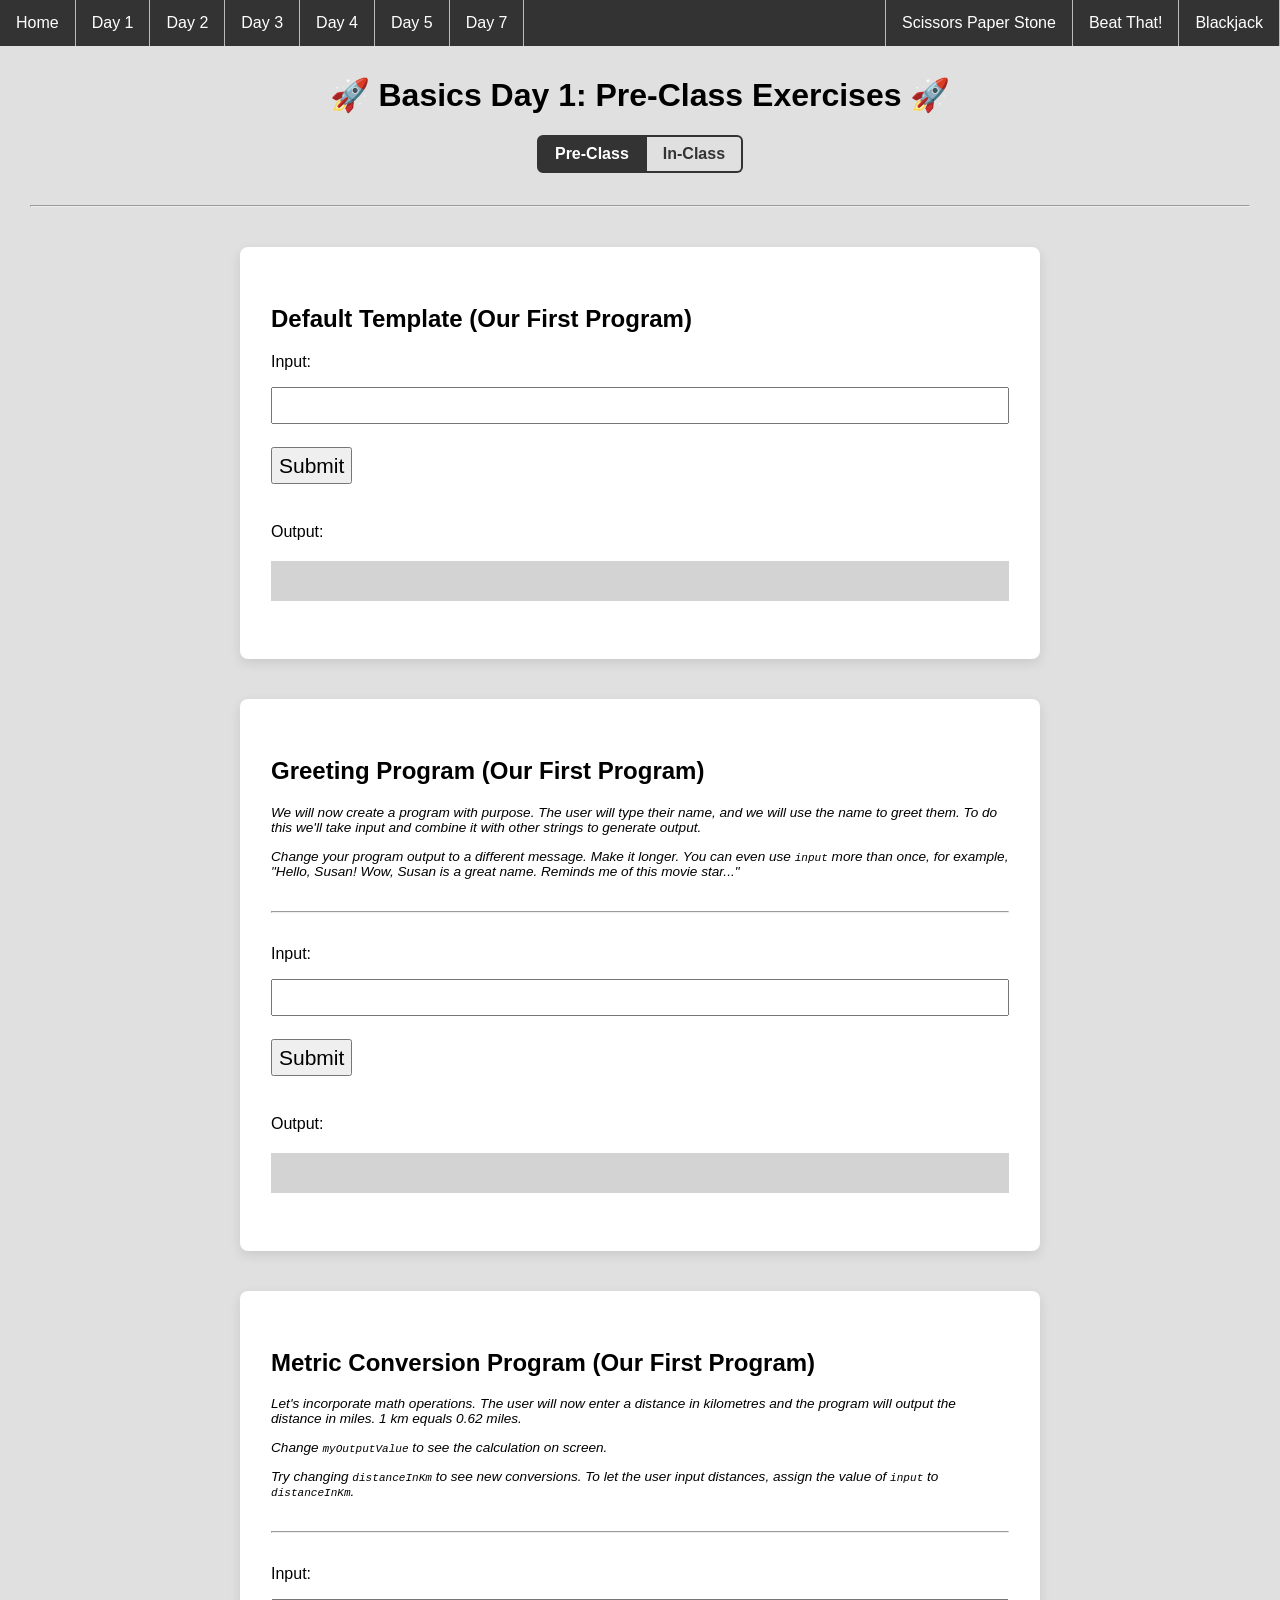
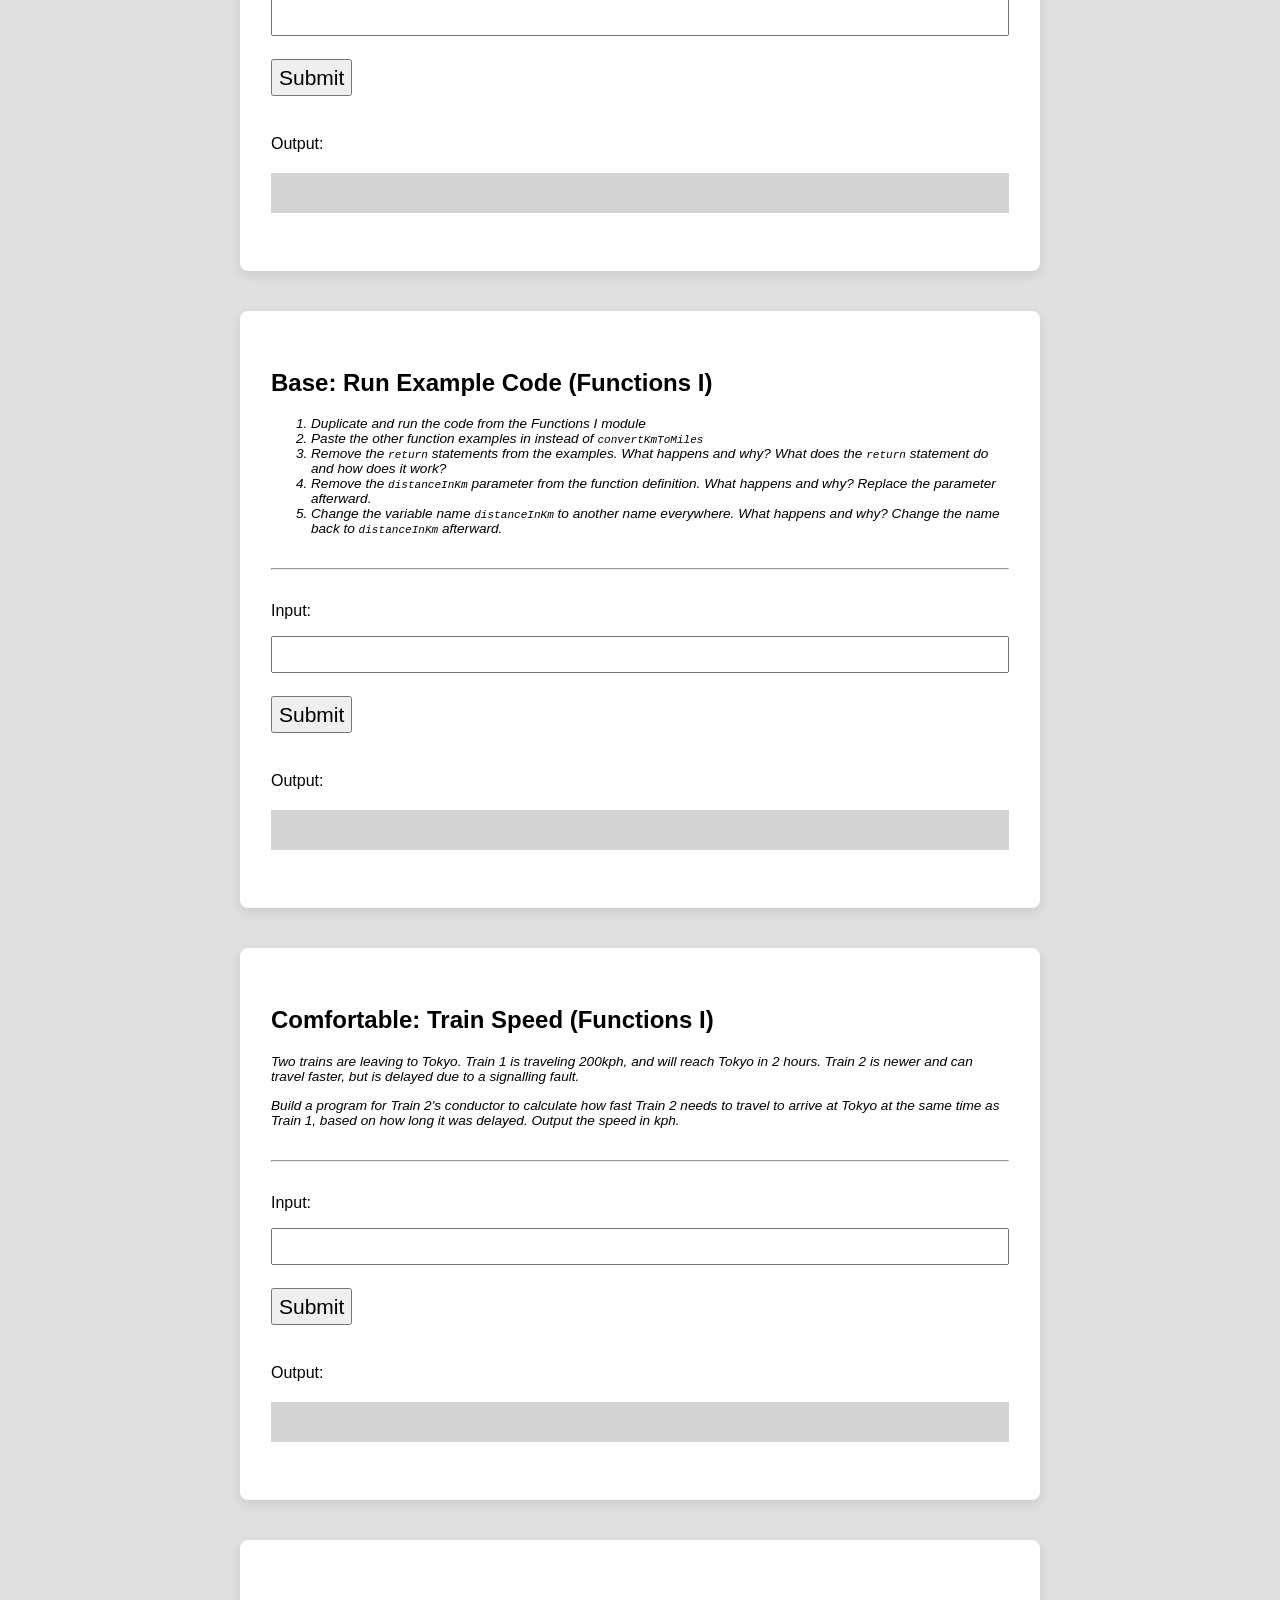
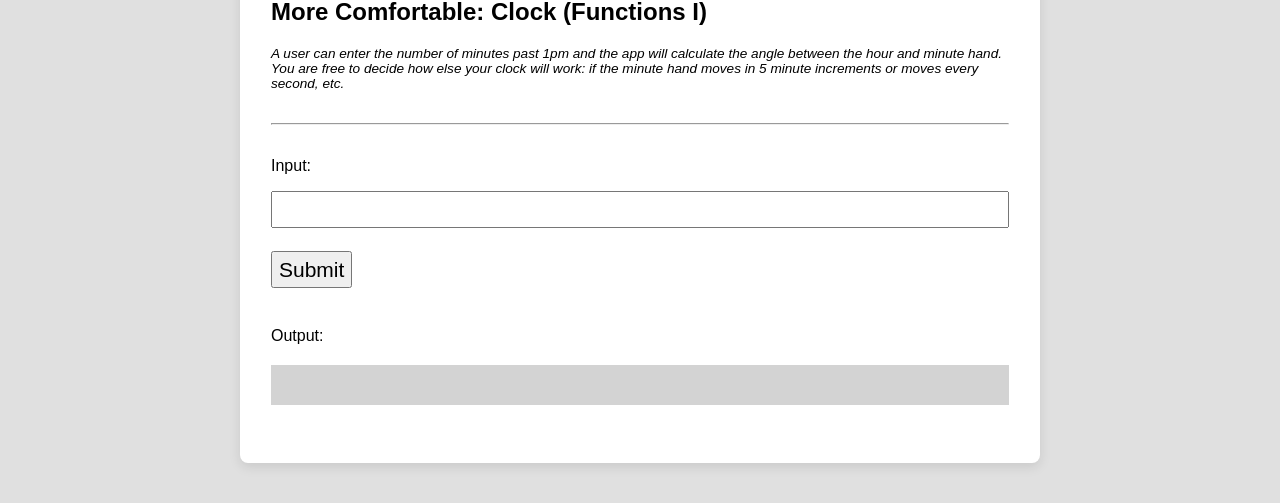
<file: day01-data-manipulation-and-functions/pre-class/index.html>
<!--  All HTML files begin with the following line: -->
<!DOCTYPE html>
<!-- This indicates that the rest of the lines that follow are to be interpreted as HTML. It tells the browser about what document type to expect. -->

<!-- All text enclosed in angled brackets are known as HTML element tags. There are usually, but not always, starting and closing element "tags", each representing a HTML element.
The <html> element is known as the root element of a HTML page. All other elements are encased within it. -->
<html>
  <!-- The <head> element contains meta information about the HTML page, information that is not rendered or displayed by the browser -->
  <head>
    <!-- The meta tag defines meta information in the HTML document. In this case, we are defining the charset. UTF-8 allows us to use emojis in the CodeSandbox environment -->
    <meta charset="UTF-8" />
    <!-- The <title> element specifies a title for the HTML page (which is shown in the browser's title bar or in the page's tab) and is the default name given to a bookmark of a webpage. -->
    <title>Basics</title>
    <!-- The <link> element specifies a relationship between this HTML page and an external resource, namely the styles.css file here. For the syntax '../../' in '../../styles.css', we are referring to the styles.css file (in the main directory) found 2 folders above the current one. In this case, we are linking a stylesheet which is a CSS file containing information relating to the layout and style of the webpage. The syntax within the styles.css file is also referred to as CSS - Cascading Style Sheets. -->
    <link rel="stylesheet" href="../../styles.css" />
  </head>

  <!-- The <body> element defines the document's body, and is a container for all the visible contents that will be rendered by the browser.  -->
  <body>
    <!-- The <nav> tag semantically defines a set of navigation links. It doesn't have many properties different from a <div>, and exists purely for semantic naming. -->
    <nav>
      <!-- The <ul> tag represents an unordered list, where items in the list are rendered on a vertical bulleted list. While we are listing the days of the exercises on this navbar, we are positioning them horizontally without the bullets. This is done using CSS, and you can preview the syntax in styles.css (do a search for "nav ul"). -->
      <ul>
        <li>
          <!-- An <a> tag defines a hyperlink, linking one page to another. The page to link to will be added to the "href" property of the tag. -->
          <a href="../../index.html">Home</a>
        </li>
        <li>
          <!-- An <a> tag defines a hyperlink, linking one page to another. The page to link to will be added to the "href" property of the tag. -->
          <a
            href="../../day01-data-manipulation-and-functions/in-class/index.html"
            >Day 1</a
          >
        </li>
        <li>
          <a
            href="../../day02-if-statements-boolean-operators/in-class/index.html"
            >Day 2</a
          >
        </li>
        <li>
          <a href="../../day03-program-state/in-class/index.html">Day 3</a>
        </li>
        <li>
          <a href="../../day04-loops/in-class/index.html">Day 4</a>
        </li>
        <li>
          <a href="../../day05-mad-libs/in-class/index.html">Day 5</a>
        </li>
        <li>
          <a href="../../day07-moar-cards/in-class/index.html">Day 7</a>
        </li>
        <li class="project">
          <a href="../../project3-blackjack/index.html">Blackjack</a>
        </li>
        <li class="project">
          <a href="../../project2-beat-that/index.html">Beat That!</a>
        </li>
        <li class="project">
          <a href="../../project1-sps/index.html">Scissors Paper Stone</a>
        </li>
      </ul>
    </nav>
    <!-- The <h1> element defines a large heading. There are 6 pre-set header elements, <h1> to <h6> -->
    <h1 id="header">🚀 Basics Day 1: Pre-Class Exercises 🚀</h1>
    <div class="flex justify-content-center">
      <div class="button-group">
        <a href="../pre-class/index.html" class="active button-group-button"
          >Pre-Class</a
        >
        <a href="../in-class/index.html" class="button-group-button"
          >In-Class</a
        >
      </div>
    </div>
    <!-- The <hr> tag represents a horizontal rule. It is used if you want to add line dividers across your page. -->
    <hr />
    <!-- The <div> tag defines a division or a section in an HTML document, and is commonly use as a "container" for nested HTML elements. -->
    <div class="container">
      <h2>Default Template (Our First Program)</h2>
      <!-- The <p> tag defines a paragraph element. -->
      <p>Input:</p>
      <!-- The self-closing <input /> tag represents a field for a user to enter input. -->
      <input id="input-field" />
      <!-- The self-closing <br /> tag represents a line break - a line's worth of spacing before dispalying the next element. -->
      <br />
      <!-- The <button> tag represents.. you guessed it! a button. -->
      <button id="submit-button">Submit</button>
      <p>Output:</p>
      <div class="output-div" id="output-div"></div>
    </div>
    <!-- The <div> tag defines a division or a section in an HTML document, and is commonly use as a "container" for nested HTML elements. -->
    <div class="container">
      <h2>Greeting Program (Our First Program)</h2>
      <div class="instructions-text">
        <p>
          We will now create a program with purpose. The user will type their
          name, and we will use the name to greet them. To do this we'll take
          input and combine it with other strings to generate output.
        </p>
        <p>
          Change your program output to a different message. Make it longer. You
          can even use <code>input</code> more than once, for example, "Hello,
          Susan! Wow, Susan is a great name. Reminds me of this movie star..."
        </p>
      </div>
      <!-- The <hr> tag represents a horizontal rule. It is used if you want to add line dividers across your page. -->
      <hr />
      <!-- The <p> tag defines a paragraph element. -->
      <p>Input:</p>
      <!-- The self-closing <input /> tag represents a field for a user to enter input. -->
      <input id="greeting-input-field" />
      <!-- The self-closing <br /> tag represents a line break - a line's worth of spacing before dispalying the next element. -->
      <br />
      <!-- The <button> tag represents.. you guessed it! a button. -->
      <button id="greeting-submit-button">Submit</button>
      <p>Output:</p>
      <div class="output-div" id="greeting-output-div"></div>
    </div>
    <!-- The <div> tag defines a division or a section in an HTML document, and is commonly use as a "container" for nested HTML elements. -->
    <div class="container">
      <h2>Metric Conversion Program (Our First Program)</h2>
      <div class="instructions-text">
        <p>
          Let's incorporate math operations. The user will now enter a distance
          in kilometres and the program will output the distance in miles. 1 km
          equals 0.62 miles.
        </p>
        <p>
          Change <code>myOutputValue</code> to see the calculation on screen.
        </p>
        <p>
          Try changing <code>distanceInKm</code> to see new conversions. To let
          the user input distances, assign the value of <code>input</code> to
          <code>distanceInKm</code>.
        </p>
      </div>
      <!-- The <hr> tag represents a horizontal rule. It is used if you want to add line dividers across your page. -->
      <hr />
      <!-- The <p> tag defines a paragraph element. -->
      <p>Input:</p>
      <!-- The self-closing <input /> tag represents a field for a user to enter input. -->
      <input id="metric-input-field" />
      <!-- The self-closing <br /> tag represents a line break - a line's worth of spacing before dispalying the next element. -->
      <br />
      <!-- The <button> tag represents.. you guessed it! a button. -->
      <button id="metric-submit-button">Submit</button>
      <p>Output:</p>
      <div class="output-div" id="metric-output-div"></div>
    </div>
    <!-- The <div> tag defines a division or a section in an HTML document, and is commonly use as a "container" for nested HTML elements. -->
    <div class="container">
      <h2>Base: Run Example Code (Functions I)</h2>
      <div class="instructions-text">
        <!-- The <ol> tag represents an ordered list, where items in the list can be ordered numerically. -->
        <ol>
          <!-- The <li> tag represents a list item, which has to be contained in an ordered list (<ol>) or an unordered list (<ul>). -->
          <li>Duplicate and run the code from the Functions I module</li>
          <li>
            Paste the other function examples in instead of
            <code>convertKmToMiles</code>
          </li>
          <li>
            Remove the <code>return</code> statements from the examples. What
            happens and why? What does the <code>return</code> statement do and
            how does it work?
          </li>
          <li>
            Remove the <code>distanceInKm</code> parameter from the function
            definition. What happens and why? Replace the parameter afterward.
          </li>
          <li>
            Change the variable name <code>distanceInKm</code> to another name
            everywhere. What happens and why? Change the name back to
            <code>distanceInKm</code> afterward.
          </li>
        </ol>
      </div>
      <!-- The <hr> tag represents a horizontal rule. It is used if you want to add line dividers across your page. -->
      <hr />
      <!-- The <p> tag defines a paragraph element. -->
      <p>Input:</p>
      <!-- The self-closing <input /> tag represents a field for a user to enter input. -->
      <input id="functions-example-input-field" />
      <!-- The self-closing <br /> tag represents a line break - a line's worth of spacing before dispalying the next element. -->
      <br />
      <!-- The <button> tag represents.. you guessed it! a button. -->
      <button id="functions-example-submit-button">Submit</button>
      <p>Output:</p>
      <div class="output-div" id="functions-example-output-div"></div>
    </div>
    <div class="container">
      <h2>Comfortable: Train Speed (Functions I)</h2>
      <div class="instructions-text">
        <p>
          Two trains are leaving to Tokyo. Train 1 is traveling 200kph, and will
          reach Tokyo in 2 hours. Train 2 is newer and can travel faster, but is
          delayed due to a signalling fault.
        </p>
        <p>
          Build a program for Train 2's conductor to calculate how fast Train 2
          needs to travel to arrive at Tokyo at the same time as Train 1, based
          on how long it was delayed. Output the speed in kph.
        </p>
      </div>
      <!-- The <hr> tag represents a horizontal rule. It is used if you want to add line dividers across your page. -->
      <hr />
      <!-- The <p> tag defines a paragraph element. -->
      <p>Input:</p>
      <!-- The self-closing <input /> tag represents a field for a user to enter input. -->
      <input id="train-speed-input-field" />
      <!-- The self-closing <br /> tag represents a line break - a line's worth of spacing before dispalying the next element. -->
      <br />
      <!-- The <button> tag represents.. you guessed it! a button. -->
      <button id="train-speed-submit-button">Submit</button>
      <p>Output:</p>
      <div class="output-div" id="train-speed-output-div"></div>
    </div>
    <div class="container">
      <h2>More Comfortable: Clock (Functions I)</h2>
      <div class="instructions-text">
        <p>
          A user can enter the number of minutes past 1pm and the app will
          calculate the angle between the hour and minute hand. You are free to
          decide how else your clock will work: if the minute hand moves in 5
          minute increments or moves every second, etc.
        </p>
      </div>
      <!-- The <hr> tag represents a horizontal rule. It is used if you want to add line dividers across your page. -->
      <hr />
      <!-- The <p> tag defines a paragraph element. -->
      <p>Input:</p>
      <!-- The self-closing <input /> tag represents a field for a user to enter input. -->
      <input id="clock-input-field" />
      <!-- The self-closing <br /> tag represents a line break - a line's worth of spacing before dispalying the next element. -->
      <br />
      <!-- The <button> tag represents.. you guessed it! a button. -->
      <button id="clock-submit-button">Submit</button>
      <p>Output:</p>
      <div class="output-div" id="clock-output-div"></div>
    </div>
    <!-- Everything below this is incorporating JavaScript programming logic into the webpage. -->
    <!-- The script tag encloses JavaScript syntax for the browser to interpret programtically -->
    <!-- The following line imports all code written in the script.js file -->
    <script src="script.js"></script>
    <!-- Define button click functionality -->
    <script>
      // Declare and define variables that represents the Submit Button for each exercise
      var button = document.querySelector("#submit-button");
      var greetingButton = document.querySelector("#greeting-submit-button");
      var metricButton = document.querySelector("#metric-submit-button");
      var functionsExampleButton = document.querySelector(
        "#functions-example-submit-button"
      );
      var trainSpeedButton = document.querySelector(
        "#train-speed-submit-button"
      );
      var clockButton = document.querySelector("#clock-submit-button");

      // When the submit button is clicked, access the text entered by the user in the input field
      // And pass it as an input parameter to the main function as defined in script.js
      button.addEventListener("click", function () {
        // Set result to input value
        var input = document.querySelector("#input-field");
        // Store the output of main() in a new variable
        var result = main(input.value);

        // Display result in output element
        var output = document.querySelector("#output-div");
        output.innerHTML = result;

        // Reset input value
        input.value = "";
      });

      greetingButton.addEventListener("click", function () {
        // Set result to input value
        var input = document.querySelector("#greeting-input-field");
        // Store the output of the main function in a new variable
        var result = greetingMain(input.value);

        // Display result in output element
        var output = document.querySelector("#greeting-output-div");
        output.innerHTML = result;

        // Reset input value
        input.value = "";
      });

      metricButton.addEventListener("click", function () {
        // Set result to input value
        var input = document.querySelector("#metric-input-field");
        // Store the output of the main function in a new variable
        var result = metricMain(input.value);

        // Display result in output element
        var output = document.querySelector("#metric-output-div");
        output.innerHTML = result;

        // Reset input value
        input.value = "";
      });

      functionsExampleButton.addEventListener("click", function () {
        // Set result to input value
        var input = document.querySelector("#functions-example-input-field");
        // Store the output of the main function in a new variable
        var result = functionsExampleMain(input.value);

        // Display result in output element
        var output = document.querySelector("#functions-example-output-div");
        output.innerHTML = result;

        // Reset input value
        input.value = "";
      });

      trainSpeedButton.addEventListener("click", function () {
        // Set result to input value
        var input = document.querySelector("#train-speed-input-field");
        // Store the output of the main function in a new variable
        var result = trainSpeedMain(input.value);

        // Display result in output element
        var output = document.querySelector("#train-speed-output-div");
        output.innerHTML = result;

        // Reset input value
        input.value = "";
      });

      clockButton.addEventListener("click", function () {
        // Set result to input value
        var input = document.querySelector("#clock-input-field");
        // Store the output of the main function in a new variable
        var result = clockMain(input.value);

        // Display result in output element
        var output = document.querySelector("#clock-output-div");
        output.innerHTML = result;

        // Reset input value
        input.value = "";
      });
    </script>
  </body>
</html>
</file>
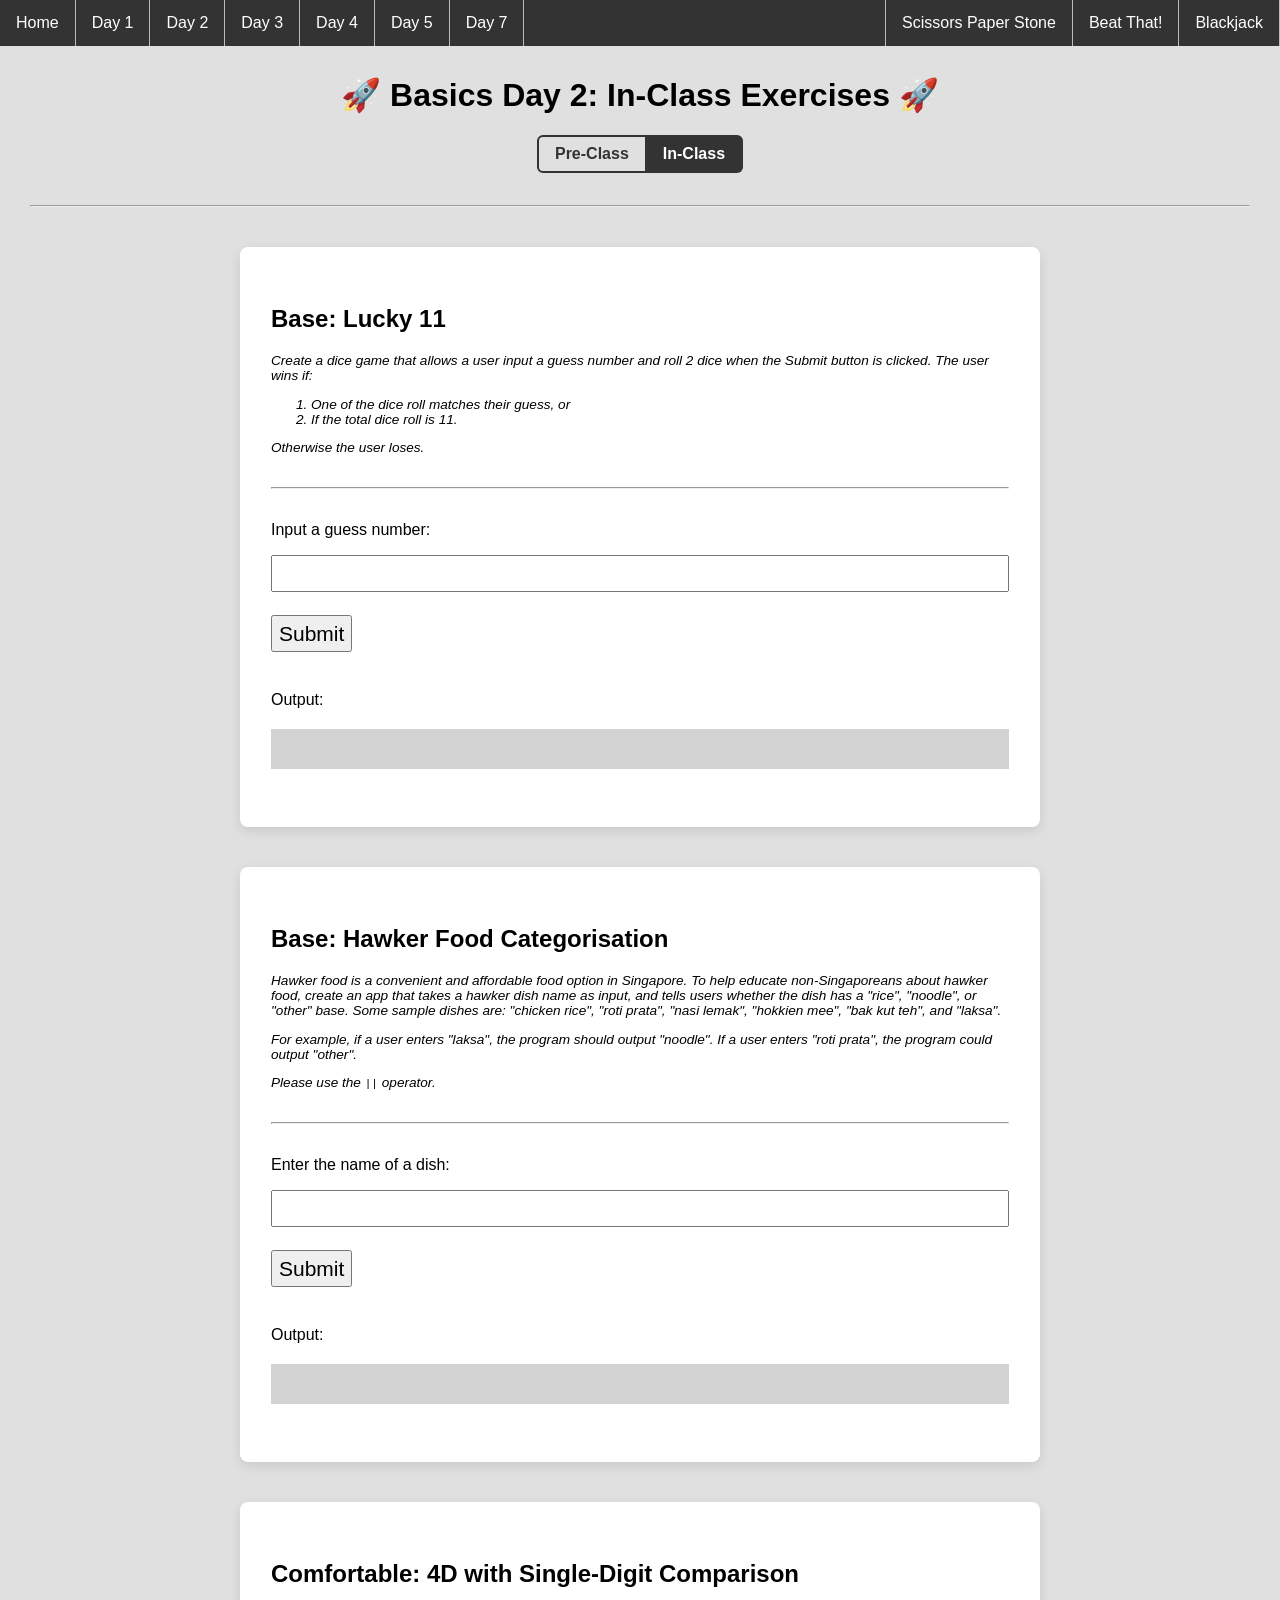
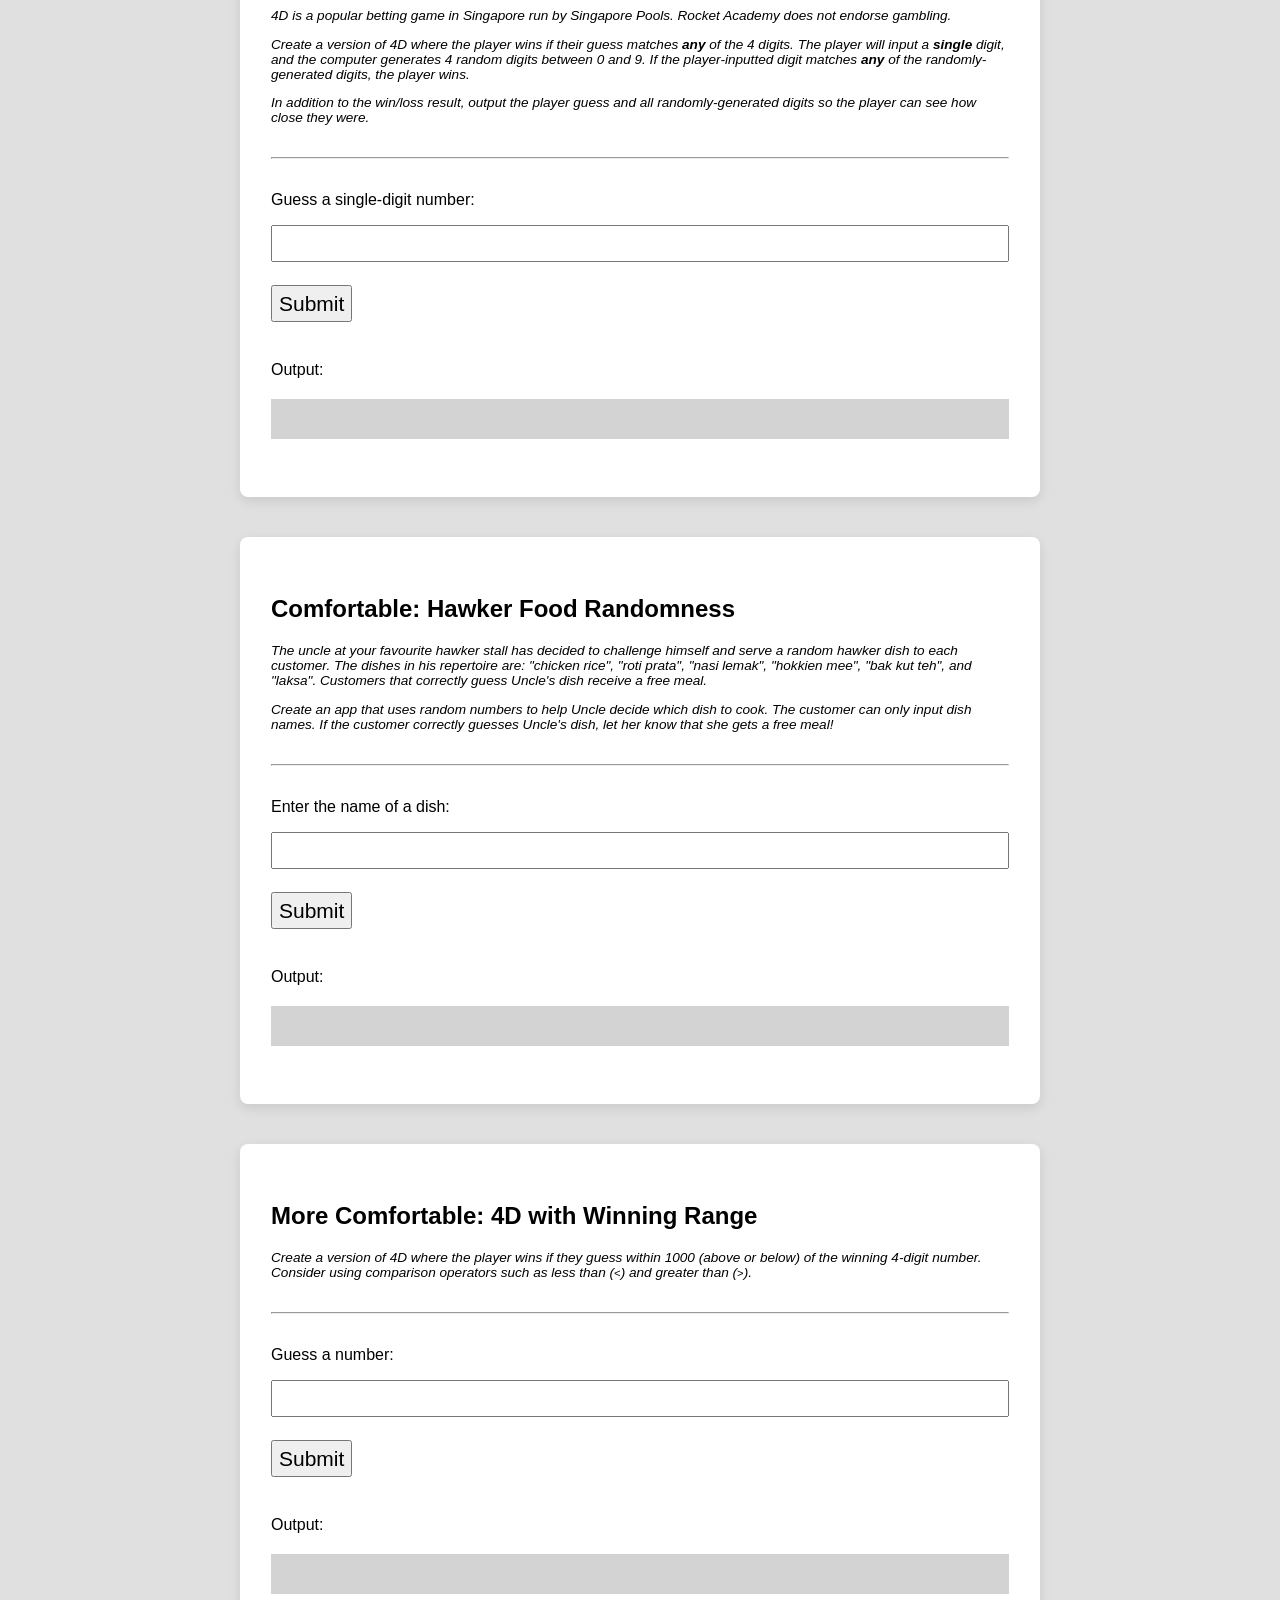
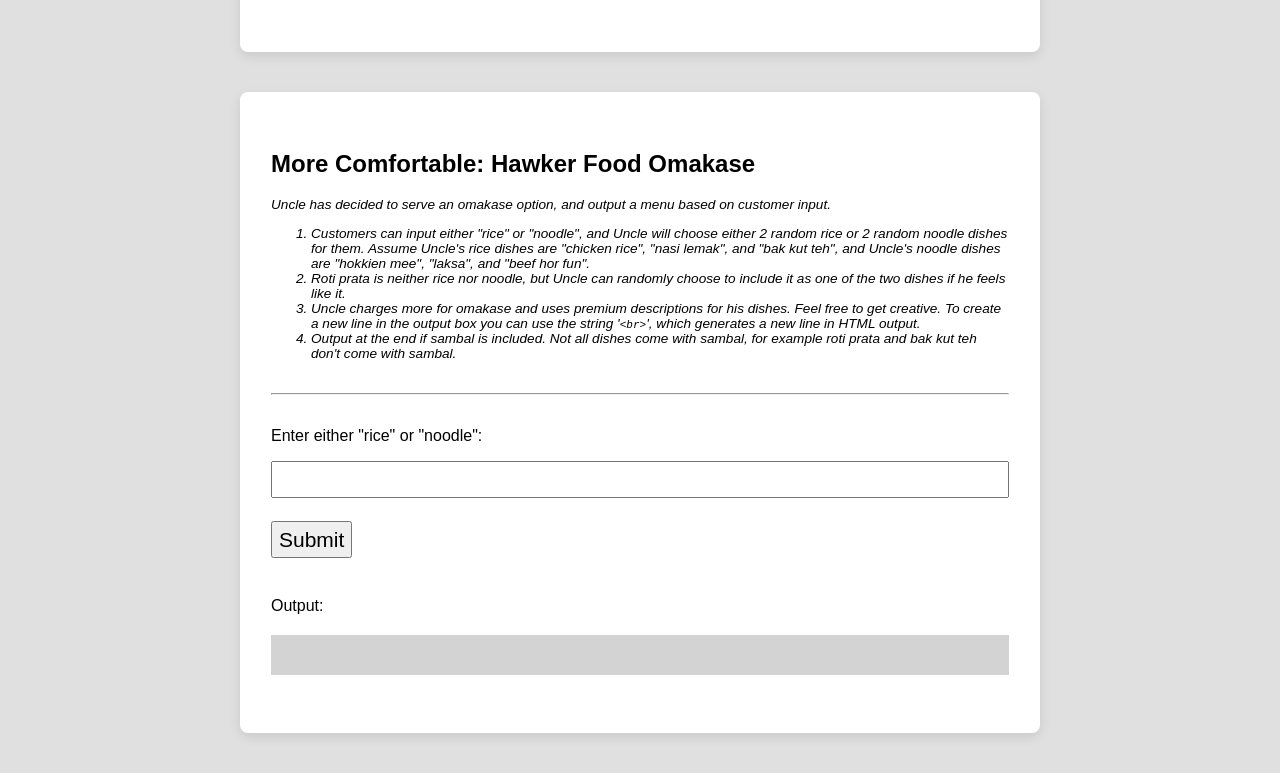
<file: day02-if-statements-boolean-operators/in-class/index.html>
<!--  All HTML files begin with the following line: -->
<!DOCTYPE html>
<!-- This indicates that the rest of the lines that follow are to be interpreted as HTML. It tells the browser about what document type to expect. -->

<!-- All text enclosed in angled brackets are known as HTML element tags. There are usually, but not always, starting and closing element "tags", each representing a HTML element.
The <html> element is known as the root element of a HTML page. All other elements are encased within it. -->
<html>
  <!-- The <head> element contains meta information about the HTML page, information that is not rendered or displayed by the browser -->
  <head>
    <!-- The meta tag defines meta information in the HTML document. In this case, we are defining the charset. UTF-8 allows us to use emojis in the CodeSandbox environment -->
    <meta charset="UTF-8" />
    <!-- The <title> element specifies a title for the HTML page (which is shown in the browser's title bar or in the page's tab) and is the default name given to a bookmark of a webpage. -->
    <title>Basics</title>
    <!-- The <link> element specifies a relationship between this HTML page and an external resource, namely the styles.css file here. For the syntax '../../' in '../../styles.css', we are referring to the styles.css file (in the main directory) found 2 folders above the current one. In this case, we are linking a stylesheet which is a CSS file containing information relating to the layout and style of the webpage. The syntax within the styles.css file is also referred to as CSS - Cascading Style Sheets. -->
    <link rel="stylesheet" href="../../styles.css" />
  </head>

  <!-- The <body> element defines the document's body, and is a container for all the visible contents that will be rendered by the browser.  -->
  <body>
    <!-- The <nav> tag semantically defines a set of navigation links. It doesn't have many properties different from a <div>, and exists purely for semantic naming. -->
    <nav>
      <!-- The <ul> tag represents an unordered list, where items in the list are rendered on a vertical bulleted list. While we are listing the days of the exercises on this navbar, we are positioning them horizontally without the bullets. This is done using CSS, and you can preview the syntax in styles.css (do a search for "nav ul"). -->
      <ul>
        <li>
          <!-- An <a> tag defines a hyperlink, linking one page to another. The page to link to will be added to the "href" property of the tag. -->
          <a href="../../index.html">Home</a>
        </li>
        <li>
          <!-- An <a> tag defines a hyperlink, linking one page to another. The page to link to will be added to the "href" property of the tag. -->
          <a
            href="../../day01-data-manipulation-and-functions/in-class/index.html"
            >Day 1</a
          >
        </li>
        <li>
          <a
            href="../../day02-if-statements-boolean-operators/in-class/index.html"
            >Day 2</a
          >
        </li>
        <li>
          <a href="../../day03-program-state/in-class/index.html">Day 3</a>
        </li>
        <li>
          <a href="../../day04-loops/in-class/index.html">Day 4</a>
        </li>
        <li>
          <a href="../../day05-mad-libs/in-class/index.html">Day 5</a>
        </li>
        <li>
          <a href="../../day07-moar-cards/in-class/index.html">Day 7</a>
        </li>
        <li class="project">
          <a href="../../project3-blackjack/index.html">Blackjack</a>
        </li>
        <li class="project">
          <a href="../../project2-beat-that/index.html">Beat That!</a>
        </li>
        <li class="project">
          <a href="../../project1-sps/index.html">Scissors Paper Stone</a>
        </li>
      </ul>
    </nav>
    <!-- The <h1> element defines a large heading. There are 6 pre-set header elements, <h1> to <h6> -->
    <h1 id="header">🚀 Basics Day 2: In-Class Exercises 🚀</h1>
    <div class="flex justify-content-center">
      <div class="button-group">
        <a href="../pre-class/index.html" class="button-group-button"
          >Pre-Class</a
        >
        <a href="../in-class/index.html" class="active button-group-button"
          >In-Class</a
        >
      </div>
    </div>
    <!-- The <hr> tag represents a horizontal rule. It is used if you want to add line dividers across your page. -->
    <hr />
    <!-- The <div> tag defines a division or a section in an HTML document, and is commonly use as a "container" for nested HTML elements. -->
    <div class="container">
      <h2>Base: Lucky 11</h2>
      <div class="instructions-text">
        <p>
          Create a dice game that allows a user input a guess number and roll 2
          dice when the Submit button is clicked. The user wins if:
        </p>
        <!-- The <ol> tag represents an ordered list, where items in the list can be ordered numerically. -->
        <ol>
          <!-- The <li> tag represents a list item, which has to be contained in an ordered list (<ol>) or an unordered list (<ul>). -->
          <li>One of the dice roll matches their guess, or</li>
          <li>If the total dice roll is 11.</li>
        </ol>
        <p>Otherwise the user loses.</p>
      </div>
      <!-- The <hr> tag represents a horizontal rule. It is used if you want to add line dividers across your page. -->
      <hr />
      <!-- The <p> tag defines a paragraph element. -->
      <p>Input a guess number:</p>
      <!-- The self-closing <input /> tag represents a field for a user to enter input. -->
      <input id="lucky-11-input-field" />
      <!-- The self-closing <br /> tag represents a line break - a line's worth of spacing before dispalying the next element. -->
      <br />
      <!-- The <button> tag represents.. you guessed it! a button. -->
      <button id="lucky-11-submit-button">Submit</button>
      <p>Output:</p>
      <div class="output-div" id="lucky-11-output-div"></div>
    </div>
    <!-- The <div> tag defines a division or a section in an HTML document, and is commonly use as a "container" for nested HTML elements. -->
    <div class="container">
      <h2>Base: Hawker Food Categorisation</h2>
      <div class="instructions-text">
        <p>
          Hawker food is a convenient and affordable food option in Singapore.
          To help educate non-Singaporeans about hawker food, create an app that
          takes a hawker dish name as input, and tells users whether the dish
          has a "rice", "noodle", or "other" base. Some sample dishes are:
          "chicken rice", "roti prata", "nasi lemak", "hokkien mee", "bak kut
          teh", and "laksa".
        </p>
        <p>
          For example, if a user enters "laksa", the program should output
          "noodle". If a user enters "roti prata", the program could output
          "other".
        </p>
        <p>Please use the <code>||</code> operator.</p>
      </div>
      <!-- The <hr> tag represents a horizontal rule. It is used if you want to add line dividers across your page. -->
      <hr />
      <!-- The <p> tag defines a paragraph element. -->
      <p>Enter the name of a dish:</p>
      <!-- The self-closing <input /> tag represents a field for a user to enter input. -->
      <input id="hawker-food-categorisation-input-field" />
      <!-- The self-closing <br /> tag represents a line break - a line's worth of spacing before dispalying the next element. -->
      <br />
      <!-- The <button> tag represents.. you guessed it! a button. -->
      <button id="hawker-food-categorisation-submit-button">Submit</button>
      <p>Output:</p>
      <div class="output-div" id="hawker-food-categorisation-output-div"></div>
    </div>
    <!-- The <div> tag defines a division or a section in an HTML document, and is commonly use as a "container" for nested HTML elements. -->
    <div class="container">
      <h2>Comfortable: 4D with Single-Digit Comparison</h2>
      <div class="instructions-text">
        <p>
          4D is a popular betting game in Singapore run by Singapore Pools.
          Rocket Academy does not endorse gambling.
        </p>
        <p>
          Create a version of 4D where the player wins if their guess matches
          <strong>any</strong> of the 4 digits. The player will input a
          <strong>single</strong> digit, and the computer generates 4 random
          digits between 0 and 9. If the player-inputted digit matches
          <strong>any</strong> of the randomly-generated digits, the player
          wins.
        </p>
        <p>
          In addition to the win/loss result, output the player guess and all
          randomly-generated digits so the player can see how close they were.
        </p>
      </div>
      <!-- The <hr> tag represents a horizontal rule. It is used if you want to add line dividers across your page. -->
      <hr />
      <!-- The <p> tag defines a paragraph element. -->
      <p>Guess a single-digit number:</p>
      <!-- The self-closing <input /> tag represents a field for a user to enter input. -->
      <input id="four-d-single-digit-input-field" />
      <!-- The self-closing <br /> tag represents a line break - a line's worth of spacing before dispalying the next element. -->
      <br />
      <!-- The <button> tag represents.. you guessed it! a button. -->
      <button id="four-d-single-digit-submit-button">Submit</button>
      <p>Output:</p>
      <div class="output-div" id="four-d-single-digit-output-div"></div>
    </div>
    <!-- The <div> tag defines a division or a section in an HTML document, and is commonly use as a "container" for nested HTML elements. -->
    <div class="container">
      <h2>Comfortable: Hawker Food Randomness</h2>
      <div class="instructions-text">
        <p>
          The uncle at your favourite hawker stall has decided to challenge
          himself and serve a random hawker dish to each customer. The dishes in
          his repertoire are: "chicken rice", "roti prata", "nasi lemak",
          "hokkien mee", "bak kut teh", and "laksa". Customers that correctly
          guess Uncle's dish receive a free meal.
        </p>
        <p>
          Create an app that uses random numbers to help Uncle decide which dish
          to cook. The customer can only input dish names. If the customer
          correctly guesses Uncle's dish, let her know that she gets a free
          meal!
        </p>
      </div>
      <!-- The <hr> tag represents a horizontal rule. It is used if you want to add line dividers across your page. -->
      <hr />
      <!-- The <p> tag defines a paragraph element. -->
      <p>Enter the name of a dish:</p>
      <!-- The self-closing <input /> tag represents a field for a user to enter input. -->
      <input id="hawker-food-randomness-input-field" />
      <!-- The self-closing <br /> tag represents a line break - a line's worth of spacing before dispalying the next element. -->
      <br />
      <!-- The <button> tag represents.. you guessed it! a button. -->
      <button id="hawker-food-randomness-submit-button">Submit</button>
      <p>Output:</p>
      <div class="output-div" id="hawker-food-randomness-output-div"></div>
    </div>
    <!-- The <div> tag defines a division or a section in an HTML document, and is commonly use as a "container" for nested HTML elements. -->
    <div class="container">
      <h2>More Comfortable: 4D with Winning Range</h2>
      <div class="instructions-text">
        <p>
          Create a version of 4D where the player wins if they guess within 1000
          (above or below) of the winning 4-digit number. Consider using
          comparison operators such as less than (<code>&lt;</code>) and greater
          than (<code>&gt;</code>).
        </p>
      </div>
      <!-- The <hr> tag represents a horizontal rule. It is used if you want to add line dividers across your page. -->
      <hr />
      <!-- The <p> tag defines a paragraph element. -->
      <p>Guess a number:</p>
      <!-- The self-closing <input /> tag represents a field for a user to enter input. -->
      <input id="four-d-winning-range-input-field" />
      <!-- The self-closing <br /> tag represents a line break - a line's worth of spacing before dispalying the next element. -->
      <br />
      <!-- The <button> tag represents.. you guessed it! a button. -->
      <button id="four-d-winning-range-submit-button">Submit</button>
      <p>Output:</p>
      <div class="output-div" id="four-d-winning-range-output-div"></div>
    </div>
    <!-- The <div> tag defines a division or a section in an HTML document, and is commonly use as a "container" for nested HTML elements. -->
    <div class="container">
      <h2>More Comfortable: Hawker Food Omakase</h2>
      <div class="instructions-text">
        <p>
          Uncle has decided to serve an omakase option, and output a menu based
          on customer input.
        </p>
        <!-- The <ol> tag represents an ordered list, where items in the list can be ordered numerically. -->
        <ol>
          <!-- The <li> tag represents a list item, which has to be contained in an ordered list (<ol>) or an unordered list (<ul>). -->
          <li>
            Customers can input either "rice" or "noodle", and Uncle will choose
            either 2 random rice or 2 random noodle dishes for them. Assume
            Uncle's rice dishes are "chicken rice", "nasi lemak", and "bak kut
            teh", and Uncle's noodle dishes are "hokkien mee", "laksa", and
            "beef hor fun".
          </li>
          <li>
            Roti prata is neither rice nor noodle, but Uncle can randomly choose
            to include it as one of the two dishes if he feels like it.
          </li>
          <li>
            Uncle charges more for omakase and uses premium descriptions for his
            dishes. Feel free to get creative. To create a new line in the
            output box you can use the string '<code>&lt;br&gt;</code>', which
            generates a new line in HTML output.
          </li>
          <li>
            Output at the end if sambal is included. Not all dishes come with
            sambal, for example roti prata and bak kut teh don't come with
            sambal.
          </li>
        </ol>
      </div>
      <!-- The <hr> tag represents a horizontal rule. It is used if you want to add line dividers across your page. -->
      <hr />
      <!-- The <p> tag defines a paragraph element. -->
      <p>Enter either "rice" or "noodle":</p>
      <!-- The self-closing <input /> tag represents a field for a user to enter input. -->
      <input id="hawker-food-omakase-input-field" />
      <!-- The self-closing <br /> tag represents a line break - a line's worth of spacing before dispalying the next element. -->
      <br />
      <!-- The <button> tag represents.. you guessed it! a button. -->
      <button id="hawker-food-omakase-submit-button">Submit</button>
      <p>Output:</p>
      <div class="output-div" id="hawker-food-omakase-output-div"></div>
    </div>
    <!-- Everything below this is incorporating JavaScript programming logic into the webpage. -->
    <!-- The script tag encloses JavaScript syntax for the browser to interpret programtically -->
    <!-- The following line imports all code written in the script.js file -->
    <script src="script.js"></script>
    <!-- Define button click functionality -->
    <script>
      // Declare and define variables that represents the Submit Button for each exercise
      var lucky11Button = document.querySelector("#lucky-11-submit-button");
      var hawkerFoodCategorisationButton = document.querySelector(
        "#hawker-food-categorisation-submit-button"
      );
      var fourDSingleDigitButton = document.querySelector(
        "#four-d-single-digit-submit-button"
      );
      var hawkerFoodRandomnessButton = document.querySelector(
        "#hawker-food-randomness-submit-button"
      );
      var fourDWinningRangeButton = document.querySelector(
        "#four-d-winning-range-submit-button"
      );
      var hawkerFoodOmakaseButton = document.querySelector(
        "#hawker-food-omakase-submit-button"
      );

      // When the submit button is clicked, access the text entered by the user in the corresponding input field for the exercise
      // And pass it as an input parameter to the various main function(s) as defined in script.js
      lucky11Button.addEventListener("click", function () {
        // Set result to input value
        var input = document.querySelector("#lucky-11-input-field");
        // Store the output of the main function in a new variable
        var result = lucky11Main(input.value);

        // Display result in output element
        var output = document.querySelector("#lucky-11-output-div");
        output.innerHTML = result;

        // Reset input value
        input.value = "";
      });

      hawkerFoodCategorisationButton.addEventListener("click", function () {
        // Set result to input value
        var input = document.querySelector(
          "#hawker-food-categorisation-input-field"
        );
        // Store the output of the main function in a new variable
        var result = hawkerFoodCategorisationMain(input.value);

        // Display result in output element
        var output = document.querySelector(
          "#hawker-food-categorisation-output-div"
        );
        output.innerHTML = result;

        // Reset input value
        input.value = "";
      });

      fourDSingleDigitButton.addEventListener("click", function () {
        // Set result to input value
        var input = document.querySelector("#four-d-single-digit-input-field");
        // Store the output of the main function in a new variable
        var result = fourDSingleDigitMain(input.value);

        // Display result in output element
        var output = document.querySelector("#four-d-single-digit-output-div");
        output.innerHTML = result;

        // Reset input value
        input.value = "";
      });

      hawkerFoodRandomnessButton.addEventListener("click", function () {
        // Set result to input value
        var input = document.querySelector(
          "#hawker-food-randomness-input-field"
        );
        // Store the output of the main function in a new variable
        var result = hawkerFoodRandomnessMain(input.value);

        // Display result in output element
        var output = document.querySelector(
          "#hawker-food-randomness-output-div"
        );
        output.innerHTML = result;

        // Reset input value
        input.value = "";
      });

      fourDWinningRangeButton.addEventListener("click", function () {
        // Set result to input value
        var input = document.querySelector("#four-d-winning-range-input-field");
        // Store the output of the main function in a new variable
        var result = fourDWinningRangeMain(input.value);

        // Display result in output element
        var output = document.querySelector("#four-d-winning-range-output-div");
        output.innerHTML = result;

        // Reset input value
        input.value = "";
      });

      hawkerFoodOmakaseButton.addEventListener("click", function () {
        // Set result to input value
        var input = document.querySelector("#hawker-food-omakase-input-field");
        // Store the output of the main function in a new variable
        var result = hawkerFoodOmakaseMain(input.value);

        // Display result in output element
        var output = document.querySelector("#hawker-food-omakase-output-div");
        output.innerHTML = result;

        // Reset input value
        input.value = "";
      });
    </script>
  </body>
</html>
</file>
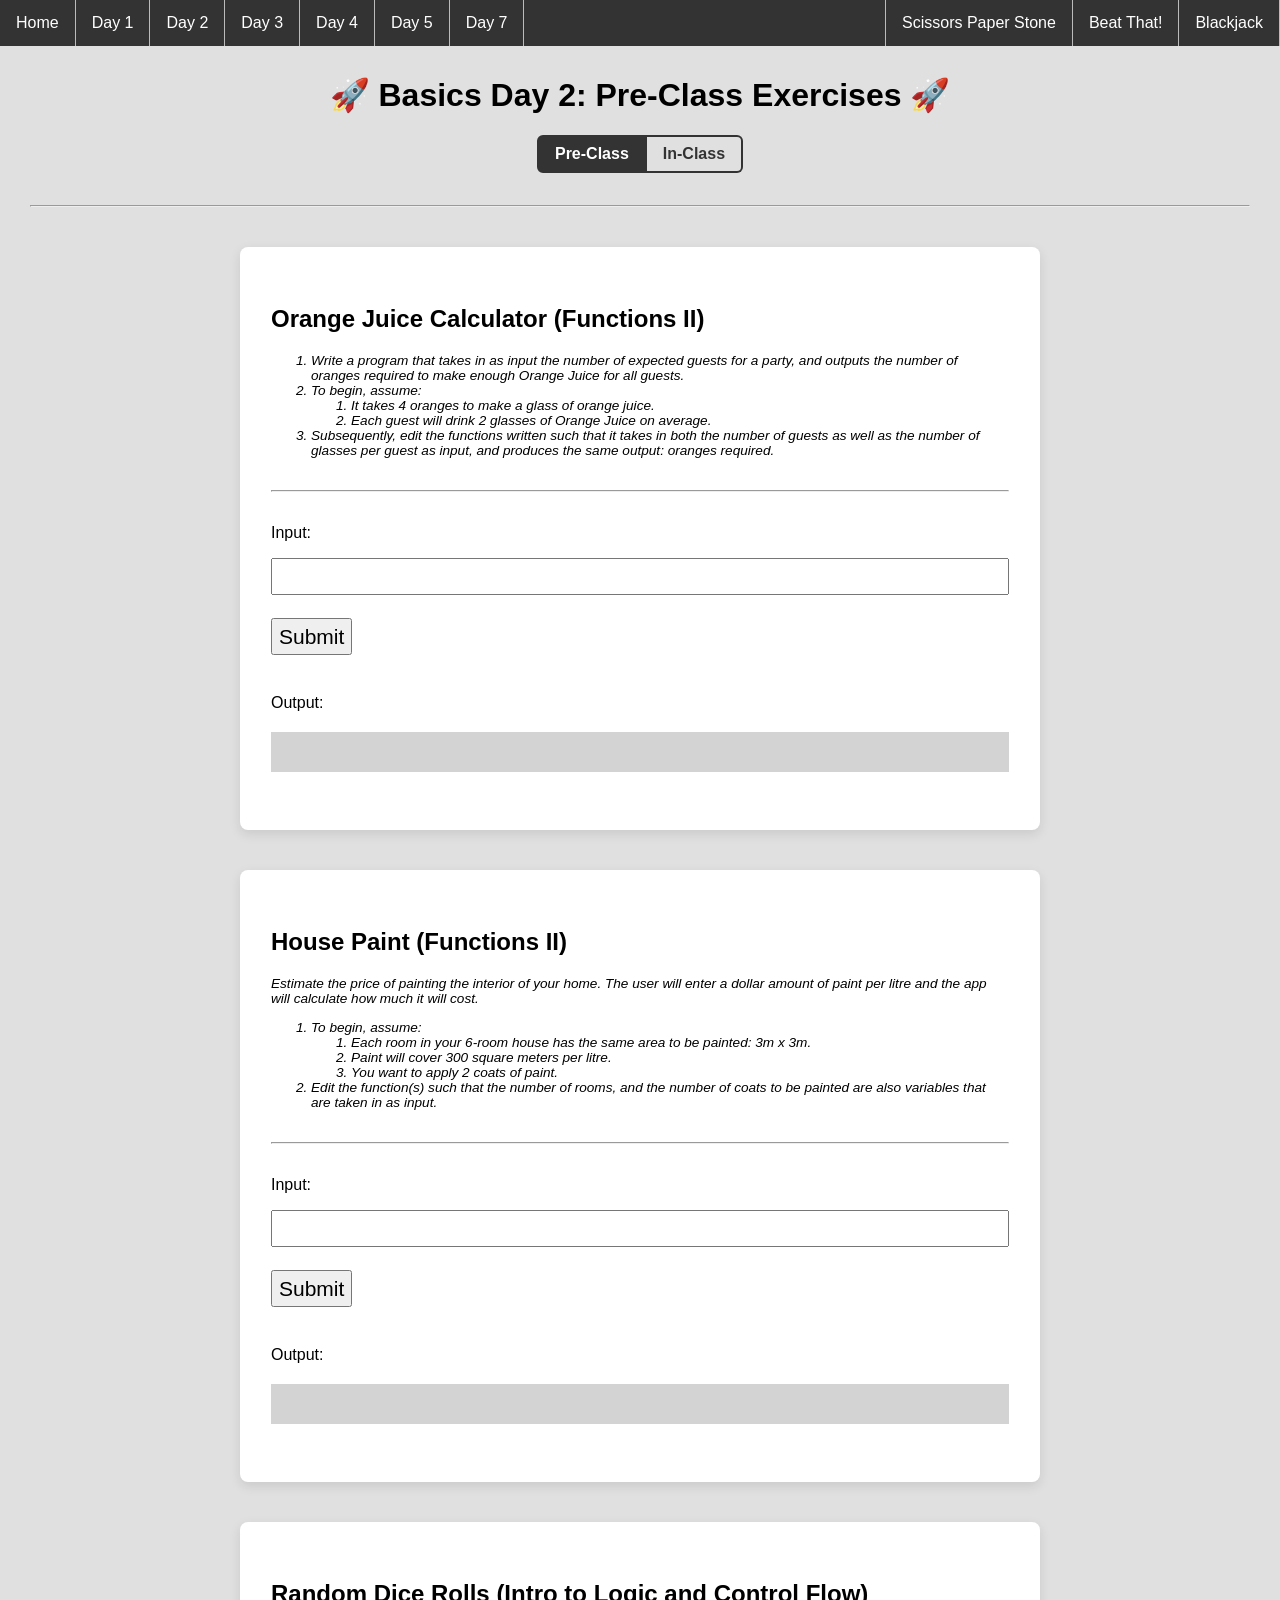
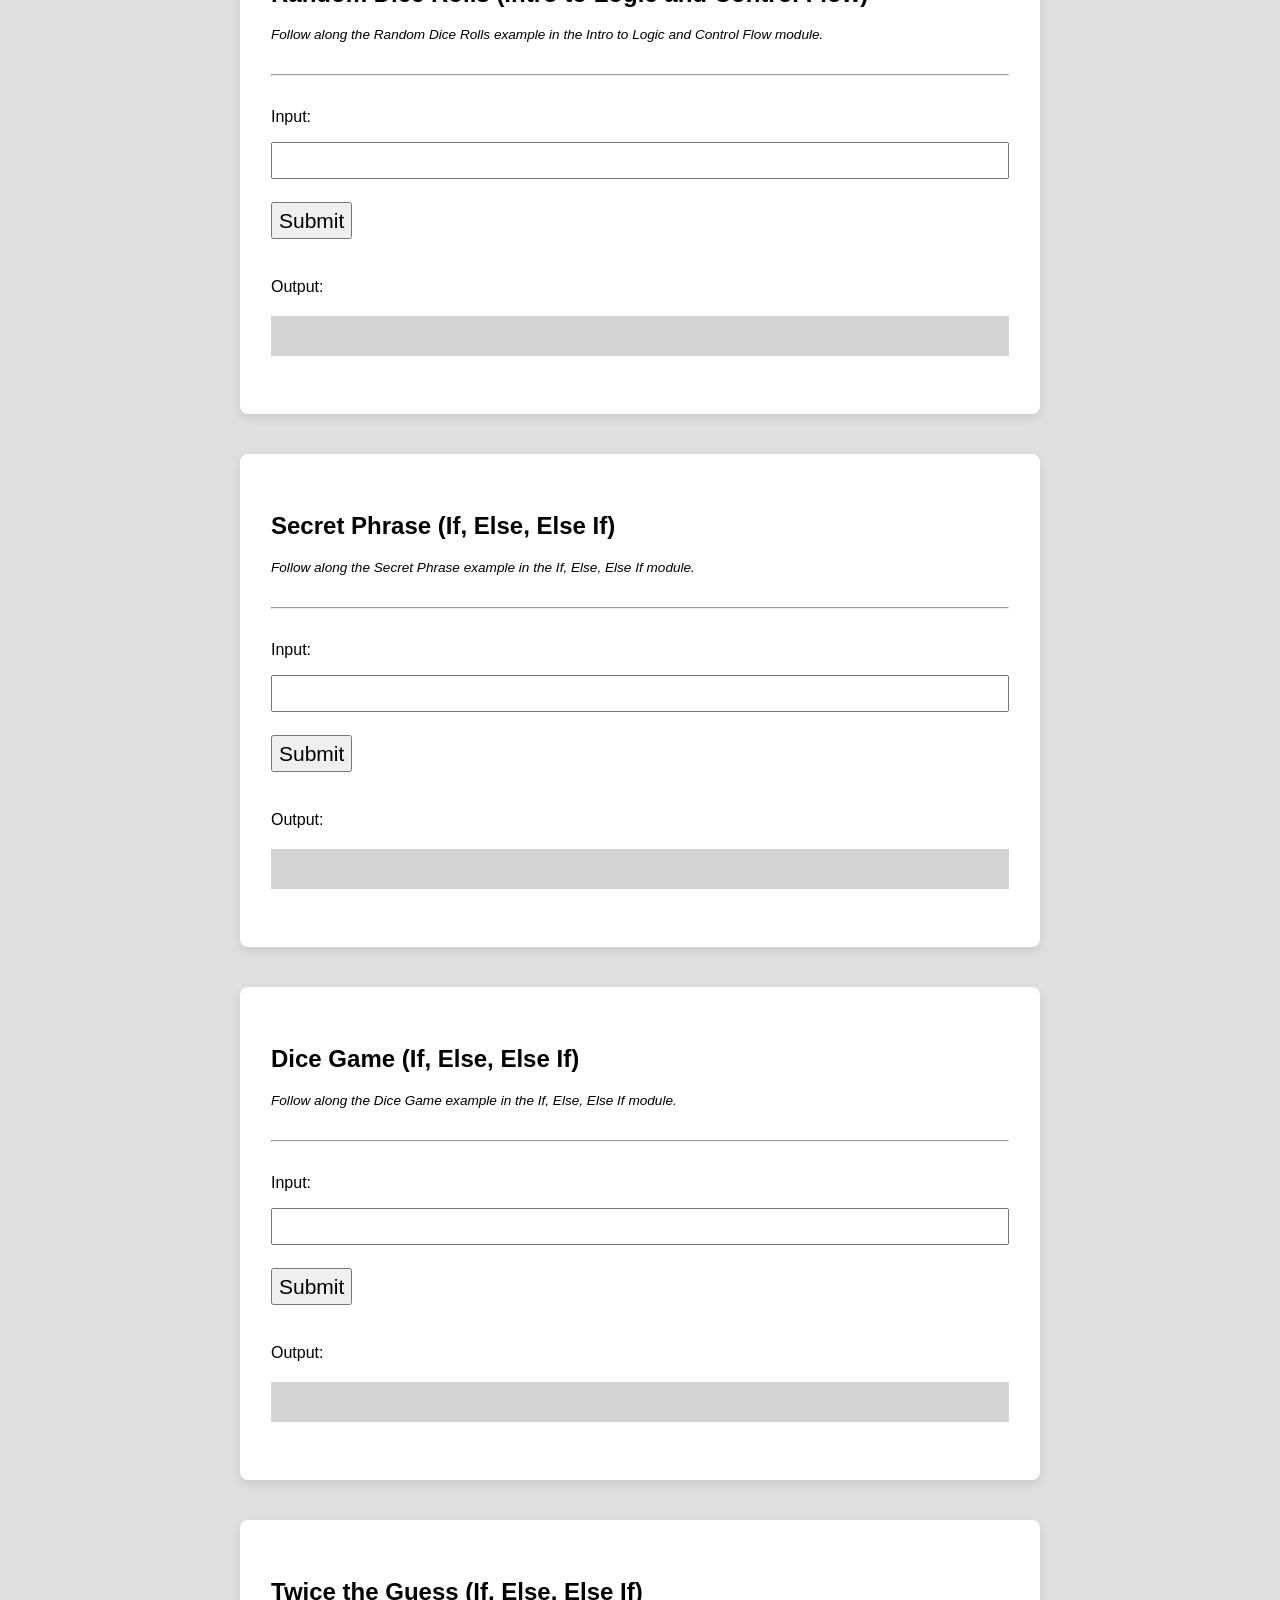
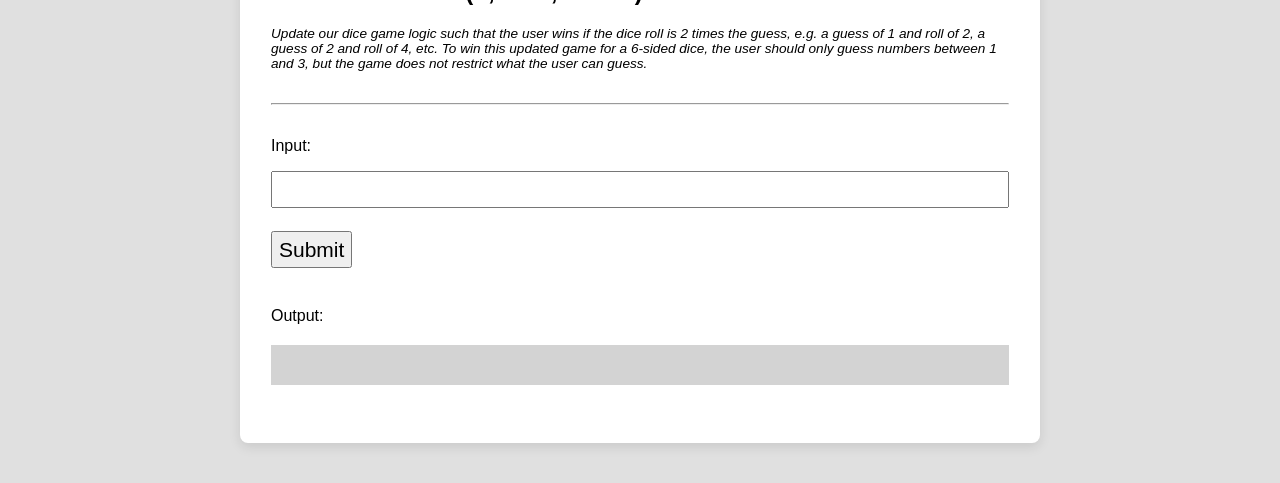
<file: day02-if-statements-boolean-operators/pre-class/index.html>
<!--  All HTML files begin with the following line: -->
<!DOCTYPE html>
<!-- This indicates that the rest of the lines that follow are to be interpreted as HTML. It tells the browser about what document type to expect. -->

<!-- All text enclosed in angled brackets are known as HTML element tags. There are usually, but not always, starting and closing element "tags", each representing a HTML element.
The <html> element is known as the root element of a HTML page. All other elements are encased within it. -->
<html>
  <!-- The <head> element contains meta information about the HTML page, information that is not rendered or displayed by the browser -->
  <head>
    <!-- The meta tag defines meta information in the HTML document. In this case, we are defining the charset. UTF-8 allows us to use emojis in the CodeSandbox environment -->
    <meta charset="UTF-8" />
    <!-- The <title> element specifies a title for the HTML page (which is shown in the browser's title bar or in the page's tab) and is the default name given to a bookmark of a webpage. -->
    <title>Basics</title>
    <!-- The <link> element specifies a relationship between this HTML page and an external resource, namely the styles.css file here. For the syntax '../../' in '../../styles.css', we are referring to the styles.css file (in the main directory) found 2 folders above the current one. In this case, we are linking a stylesheet which is a CSS file containing information relating to the layout and style of the webpage. The syntax within the styles.css file is also referred to as CSS - Cascading Style Sheets. -->
    <link rel="stylesheet" href="../../styles.css" />
  </head>

  <!-- The <body> element defines the document's body, and is a container for all the visible contents that will be rendered by the browser.  -->
  <body>
    <!-- The <nav> tag semantically defines a set of navigation links. It doesn't have many properties different from a <div>, and exists purely for semantic naming. -->
    <nav>
      <!-- The <ul> tag represents an unordered list, where items in the list are rendered on a vertical bulleted list. While we are listing the days of the exercises on this navbar, we are positioning them horizontally without the bullets. This is done using CSS, and you can preview the syntax in styles.css (do a search for "nav ul"). -->
      <ul>
        <li>
          <!-- An <a> tag defines a hyperlink, linking one page to another. The page to link to will be added to the "href" property of the tag. -->
          <a href="../../index.html">Home</a>
        </li>
        <li>
          <!-- An <a> tag defines a hyperlink, linking one page to another. The page to link to will be added to the "href" property of the tag. -->
          <a
            href="../../day01-data-manipulation-and-functions/in-class/index.html"
            >Day 1</a
          >
        </li>
        <li>
          <a
            href="../../day02-if-statements-boolean-operators/in-class/index.html"
            >Day 2</a
          >
        </li>
        <li>
          <a href="../../day03-program-state/in-class/index.html">Day 3</a>
        </li>
        <li>
          <a href="../../day04-loops/in-class/index.html">Day 4</a>
        </li>
        <li>
          <a href="../../day05-mad-libs/in-class/index.html">Day 5</a>
        </li>
        <li>
          <a href="../../day07-moar-cards/in-class/index.html">Day 7</a>
        </li>
        <li class="project">
          <a href="../../project3-blackjack/index.html">Blackjack</a>
        </li>
        <li class="project">
          <a href="../../project2-beat-that/index.html">Beat That!</a>
        </li>
        <li class="project">
          <a href="../../project1-sps/index.html">Scissors Paper Stone</a>
        </li>
      </ul>
    </nav>
    <!-- The <h1> element defines a large heading. There are 6 pre-set header elements, <h1> to <h6> -->
    <h1 id="header">🚀 Basics Day 2: Pre-Class Exercises 🚀</h1>
    <div class="flex justify-content-center">
      <div class="button-group">
        <a href="../pre-class/index.html" class="active button-group-button"
          >Pre-Class</a
        >
        <a href="../in-class/index.html" class="button-group-button"
          >In-Class</a
        >
      </div>
    </div>
    <!-- The <hr> tag represents a horizontal rule. It is used if you want to add line dividers across your page. -->
    <hr />
    <!-- The <div> tag defines a division or a section in an HTML document, and is commonly use as a "container" for nested HTML elements. -->
    <div class="container">
      <h2>Orange Juice Calculator (Functions II)</h2>
      <div class="instructions-text">
        <!-- The <ol> tag represents an ordered list, where items in the list can be ordered numerically. -->
        <ol>
          <!-- The <li> tag represents a list item, which has to be contained in an ordered list (<ol>) or an unordered list (<ul>). -->
          <li>
            Write a program that takes in as input the number of expected guests
            for a party, and outputs the number of oranges required to make
            enough Orange Juice for all guests.
          </li>
          <li>
            To begin, assume:
            <ol>
              <li>It takes 4 oranges to make a glass of orange juice.</li>
              <li>
                Each guest will drink 2 glasses of Orange Juice on average.
              </li>
            </ol>
          </li>
          <li>
            Subsequently, edit the functions written such that it takes in both
            the number of guests as well as the number of glasses per guest as
            input, and produces the same output: oranges required.
          </li>
        </ol>
      </div>
      <!-- The <hr> tag represents a horizontal rule. It is used if you want to add line dividers across your page. -->
      <hr />
      <!-- The <p> tag defines a paragraph element. -->
      <p>Input:</p>
      <!-- The self-closing <input /> tag represents a field for a user to enter input. -->
      <input id="orange-juice-input-field" />
      <!-- The self-closing <br /> tag represents a line break - a line's worth of spacing before dispalying the next element. -->
      <br />
      <!-- The <button> tag represents.. you guessed it! a button. -->
      <button id="orange-juice-submit-button">Submit</button>
      <p>Output:</p>
      <div class="output-div" id="orange-juice-output-div"></div>
    </div>
    <!-- The <div> tag defines a division or a section in an HTML document, and is commonly use as a "container" for nested HTML elements. -->
    <div class="container">
      <h2>House Paint (Functions II)</h2>
      <div class="instructions-text">
        <p>
          Estimate the price of painting the interior of your home. The user
          will enter a dollar amount of paint per litre and the app will
          calculate how much it will cost.
        </p>
        <!-- The <ol> tag represents an ordered list, where items in the list can be ordered numerically. -->
        <ol>
          <!-- The <li> tag represents a list item, which has to be contained in an ordered list (<ol>) or an unordered list (<ul>). -->
          <li>
            To begin, assume:
            <ol>
              <li>
                Each room in your 6-room house has the same area to be painted:
                3m x 3m.
              </li>
              <li>Paint will cover 300 square meters per litre.</li>
              <li>You want to apply 2 coats of paint.</li>
            </ol>
          </li>
          <li>
            Edit the function(s) such that the number of rooms, and the number
            of coats to be painted are also variables that are taken in as
            input.
          </li>
        </ol>
      </div>
      <!-- The <hr> tag represents a horizontal rule. It is used if you want to add line dividers across your page. -->
      <hr />
      <!-- The <p> tag defines a paragraph element. -->
      <p>Input:</p>
      <!-- The self-closing <input /> tag represents a field for a user to enter input. -->
      <input id="paint-input-field" />
      <!-- The self-closing <br /> tag represents a line break - a line's worth of spacing before dispalying the next element. -->
      <br />
      <!-- The <button> tag represents.. you guessed it! a button. -->
      <button id="paint-submit-button">Submit</button>
      <p>Output:</p>
      <div class="output-div" id="paint-output-div"></div>
    </div>
    <!-- The <div> tag defines a division or a section in an HTML document, and is commonly use as a "container" for nested HTML elements. -->
    <div class="container">
      <h2>Random Dice Rolls (Intro to Logic and Control Flow)</h2>
      <div class="instructions-text">
        <p>
          Follow along the Random Dice Rolls example in the Intro to Logic and
          Control Flow module.
        </p>
      </div>
      <!-- The <hr> tag represents a horizontal rule. It is used if you want to add line dividers across your page. -->
      <hr />
      <!-- The <p> tag defines a paragraph element. -->
      <p>Input:</p>
      <!-- The self-closing <input /> tag represents a field for a user to enter input. -->
      <input id="random-dice-input-field" />
      <!-- The self-closing <br /> tag represents a line break - a line's worth of spacing before dispalying the next element. -->
      <br />
      <!-- The <button> tag represents.. you guessed it! a button. -->
      <button id="random-dice-submit-button">Submit</button>
      <p>Output:</p>
      <div class="output-div" id="random-dice-output-div"></div>
    </div>
    <!-- The <div> tag defines a division or a section in an HTML document, and is commonly use as a "container" for nested HTML elements. -->
    <div class="container">
      <h2>Secret Phrase (If, Else, Else If)</h2>
      <div class="instructions-text">
        <p>
          Follow along the Secret Phrase example in the If, Else, Else If
          module.
        </p>
      </div>
      <!-- The <hr> tag represents a horizontal rule. It is used if you want to add line dividers across your page. -->
      <hr />
      <!-- The <p> tag defines a paragraph element. -->
      <p>Input:</p>
      <!-- The self-closing <input /> tag represents a field for a user to enter input. -->
      <input id="secret-phrase-input-field" />
      <!-- The self-closing <br /> tag represents a line break - a line's worth of spacing before dispalying the next element. -->
      <br />
      <!-- The <button> tag represents.. you guessed it! a button. -->
      <button id="secret-phrase-submit-button">Submit</button>
      <p>Output:</p>
      <div class="output-div" id="secret-phrase-output-div"></div>
    </div>
    <!-- The <div> tag defines a division or a section in an HTML document, and is commonly use as a "container" for nested HTML elements. -->
    <div class="container">
      <h2>Dice Game (If, Else, Else If)</h2>
      <div class="instructions-text">
        <p>
          Follow along the Dice Game example in the If, Else, Else If module.
        </p>
      </div>
      <!-- The <hr> tag represents a horizontal rule. It is used if you want to add line dividers across your page. -->
      <hr />
      <!-- The <p> tag defines a paragraph element. -->
      <p>Input:</p>
      <!-- The self-closing <input /> tag represents a field for a user to enter input. -->
      <input id="dice-game-input-field" />
      <!-- The self-closing <br /> tag represents a line break - a line's worth of spacing before dispalying the next element. -->
      <br />
      <!-- The <button> tag represents.. you guessed it! a button. -->
      <button id="dice-game-submit-button">Submit</button>
      <p>Output:</p>
      <div class="output-div" id="dice-game-output-div"></div>
    </div>
    <!-- The <div> tag defines a division or a section in an HTML document, and is commonly use as a "container" for nested HTML elements. -->
    <div class="container">
      <h2>Twice the Guess (If, Else, Else If)</h2>
      <div class="instructions-text">
        <p>
          Update our dice game logic such that the user wins if the dice roll is
          2 times the guess, e.g. a guess of 1 and roll of 2, a guess of 2 and
          roll of 4, etc. To win this updated game for a 6-sided dice, the user
          should only guess numbers between 1 and 3, but the game does not
          restrict what the user can guess.
        </p>
      </div>
      <!-- The <hr> tag represents a horizontal rule. It is used if you want to add line dividers across your page. -->
      <hr />
      <!-- The <p> tag defines a paragraph element. -->
      <p>Input:</p>
      <!-- The self-closing <input /> tag represents a field for a user to enter input. -->
      <input id="twice-guess-input-field" />
      <!-- The self-closing <br /> tag represents a line break - a line's worth of spacing before dispalying the next element. -->
      <br />
      <!-- The <button> tag represents.. you guessed it! a button. -->
      <button id="twice-guess-submit-button">Submit</button>
      <p>Output:</p>
      <div class="output-div" id="twice-guess-output-div"></div>
    </div>
    <!-- Everything below this is incorporating JavaScript programming logic into the webpage. -->
    <!-- The script tag encloses JavaScript syntax for the browser to interpret programtically -->
    <!-- The following line imports all code written in the script.js file -->
    <script src="script.js"></script>
    <!-- Define button click functionality -->
    <script>
      // Declare and define variables that represents the Submit Button for each exercise
      var orangeJuiceButton = document.querySelector(
        "#orange-juice-submit-button"
      );
      var paintButton = document.querySelector("#paint-submit-button");
      var randomDiceButton = document.querySelector(
        "#random-dice-submit-button"
      );
      var secretPhraseButton = document.querySelector(
        "#secret-phrase-submit-button"
      );
      var diceGameButton = document.querySelector("#dice-game-submit-button");
      var twiceGuessButton = document.querySelector(
        "#twice-guess-submit-button"
      );

      // When the submit button is clicked, access the text entered by the user in the input field
      // And pass it as an input parameter to the main function as defined in script.js
      orangeJuiceButton.addEventListener("click", function () {
        // Set result to input value
        var input = document.querySelector("#orange-juice-input-field");
        // Store the output of the main function in a new variable
        var result = orangeJuiceMain(input.value);

        // Display result in output element
        var output = document.querySelector("#orange-juice-output-div");
        output.innerHTML = result;

        // Reset input value
        input.value = "";
      });

      paintButton.addEventListener("click", function () {
        // Set result to input value
        var input = document.querySelector("#paint-input-field");
        // Store the output of the main function in a new variable
        var result = paintMain(input.value);

        // Display result in output element
        var output = document.querySelector("#paint-output-div");
        output.innerHTML = result;

        // Reset input value
        input.value = "";
      });

      randomDiceButton.addEventListener("click", function () {
        // Set result to input value
        var input = document.querySelector("#random-dice-input-field");
        // Store the output of the main function in a new variable
        var result = randomDiceMain(input.value);

        // Display result in output element
        var output = document.querySelector("#random-dice-output-div");
        output.innerHTML = result;

        // Reset input value
        input.value = "";
      });

      secretPhraseButton.addEventListener("click", function () {
        // Set result to input value
        var input = document.querySelector("#secret-phrase-input-field");
        // Store the output of the main function in a new variable
        var result = secretPhraseMain(input.value);

        // Display result in output element
        var output = document.querySelector("#secret-phrase-output-div");
        output.innerHTML = result;

        // Reset input value
        input.value = "";
      });

      diceGameButton.addEventListener("click", function () {
        // Set result to input value
        var input = document.querySelector("#dice-game-input-field");
        // Store the output of the main function in a new variable
        var result = diceGameMain(input.value);

        // Display result in output element
        var output = document.querySelector("#dice-game-output-div");
        output.innerHTML = result;

        // Reset input value
        input.value = "";
      });

      twiceGuessButton.addEventListener("click", function () {
        // Set result to input value
        var input = document.querySelector("#twice-guess-input-field");
        // Store the output of the main function in a new variable
        var result = twiceGuessMain(input.value);

        // Display result in output element
        var output = document.querySelector("#twice-guess-output-div");
        output.innerHTML = result;

        // Reset input value
        input.value = "";
      });
    </script>
  </body>
</html>
</file>
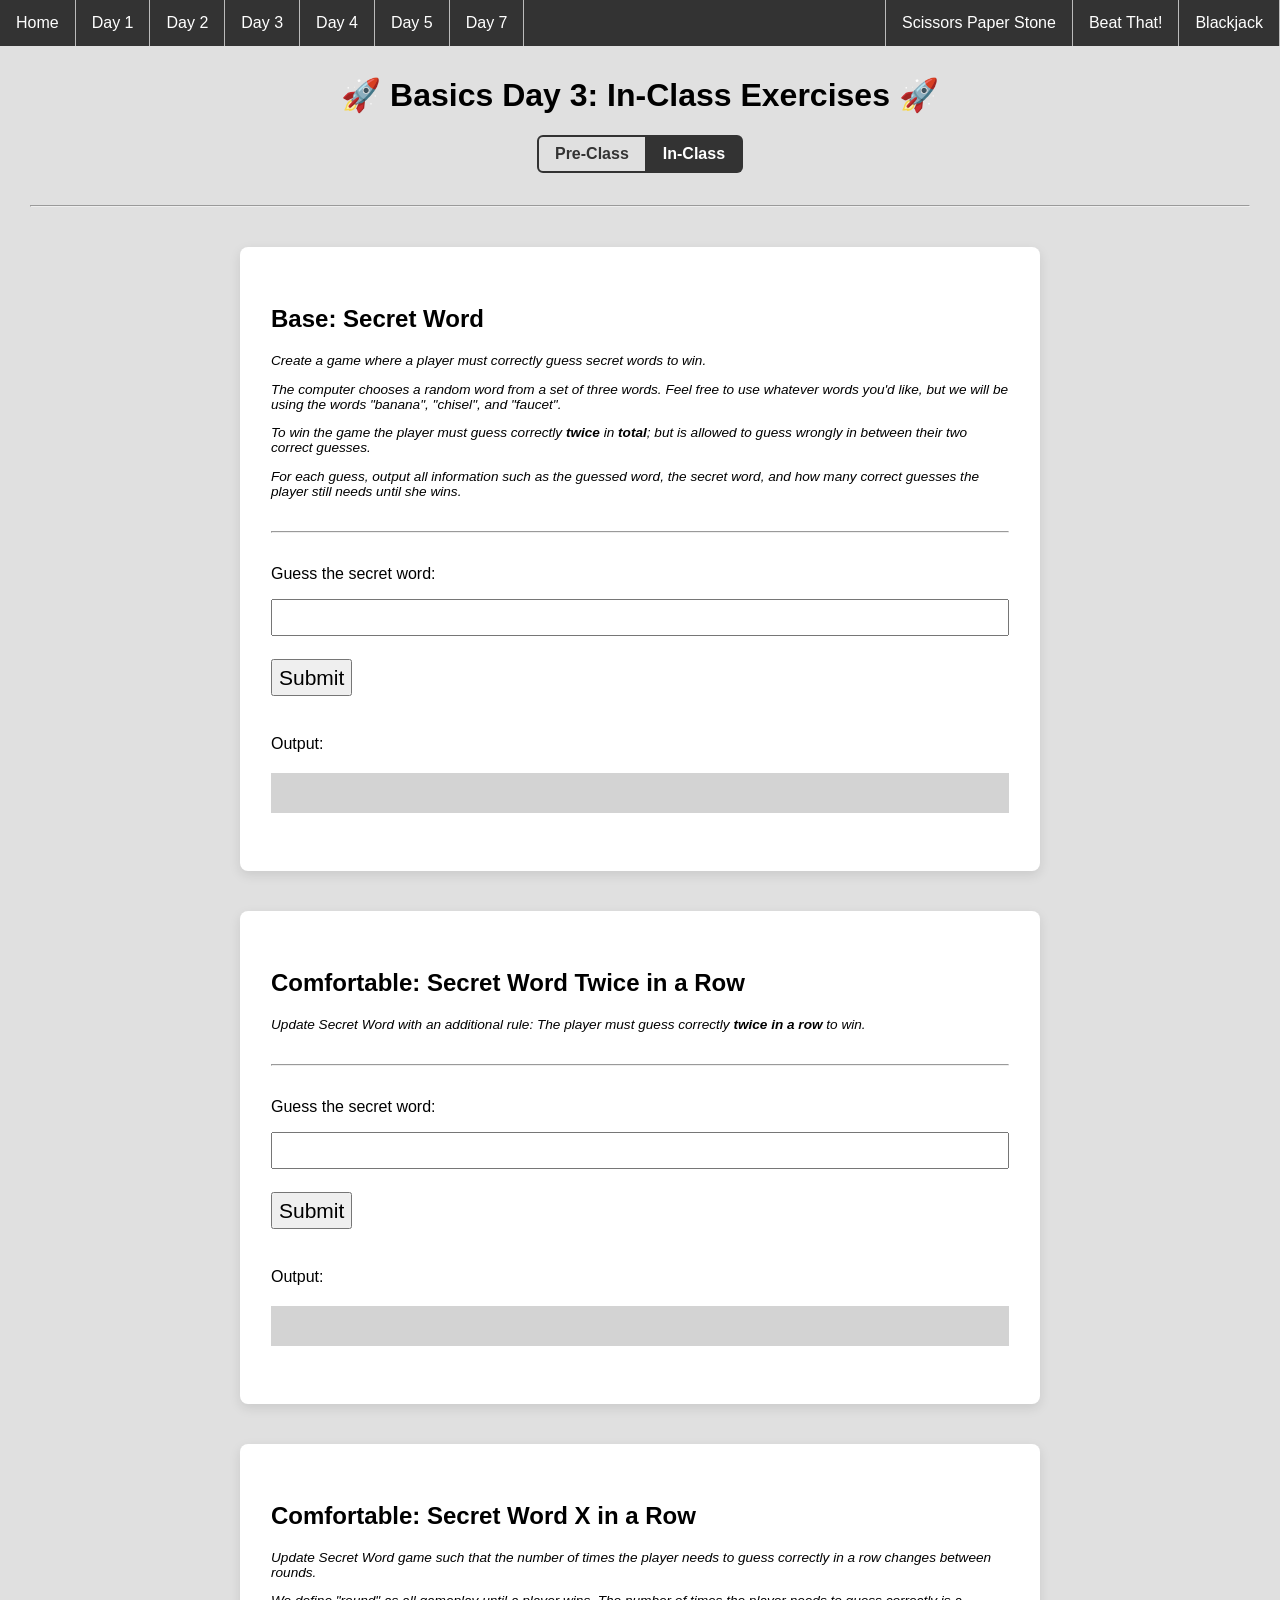
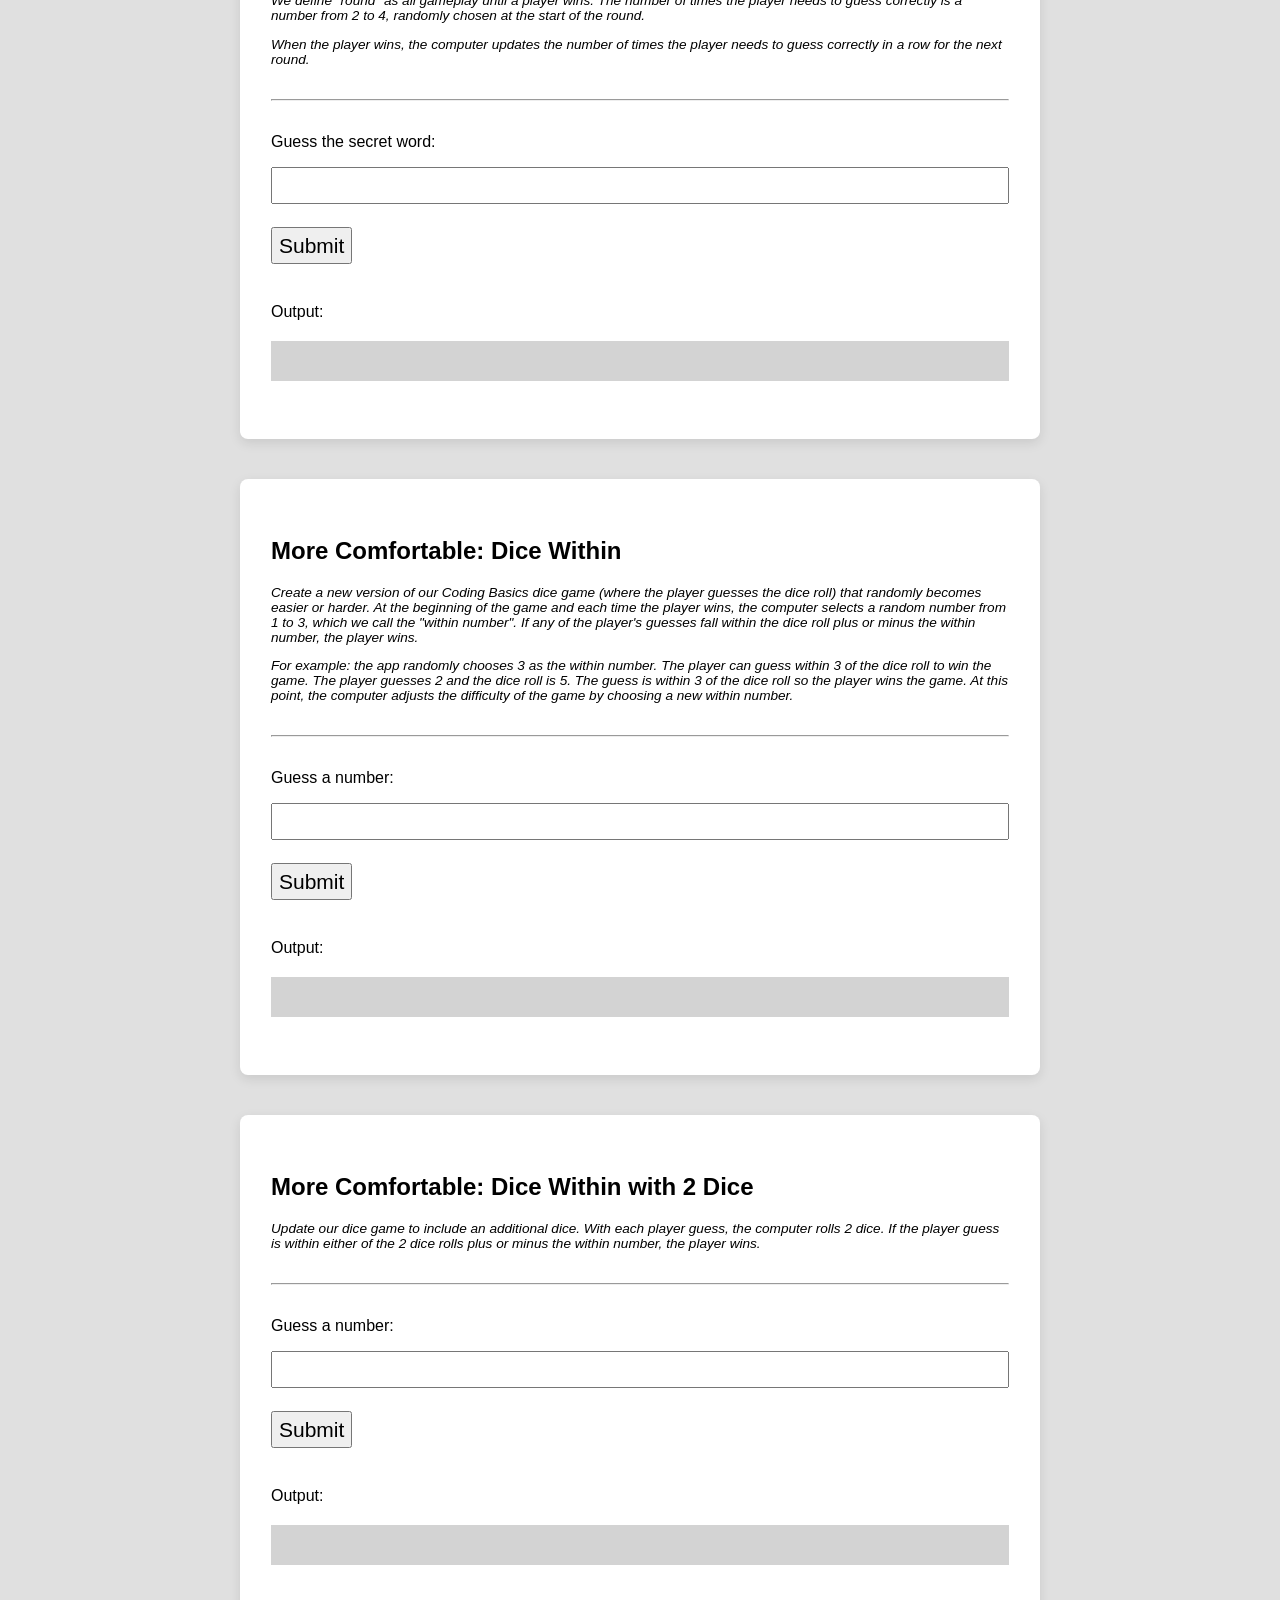
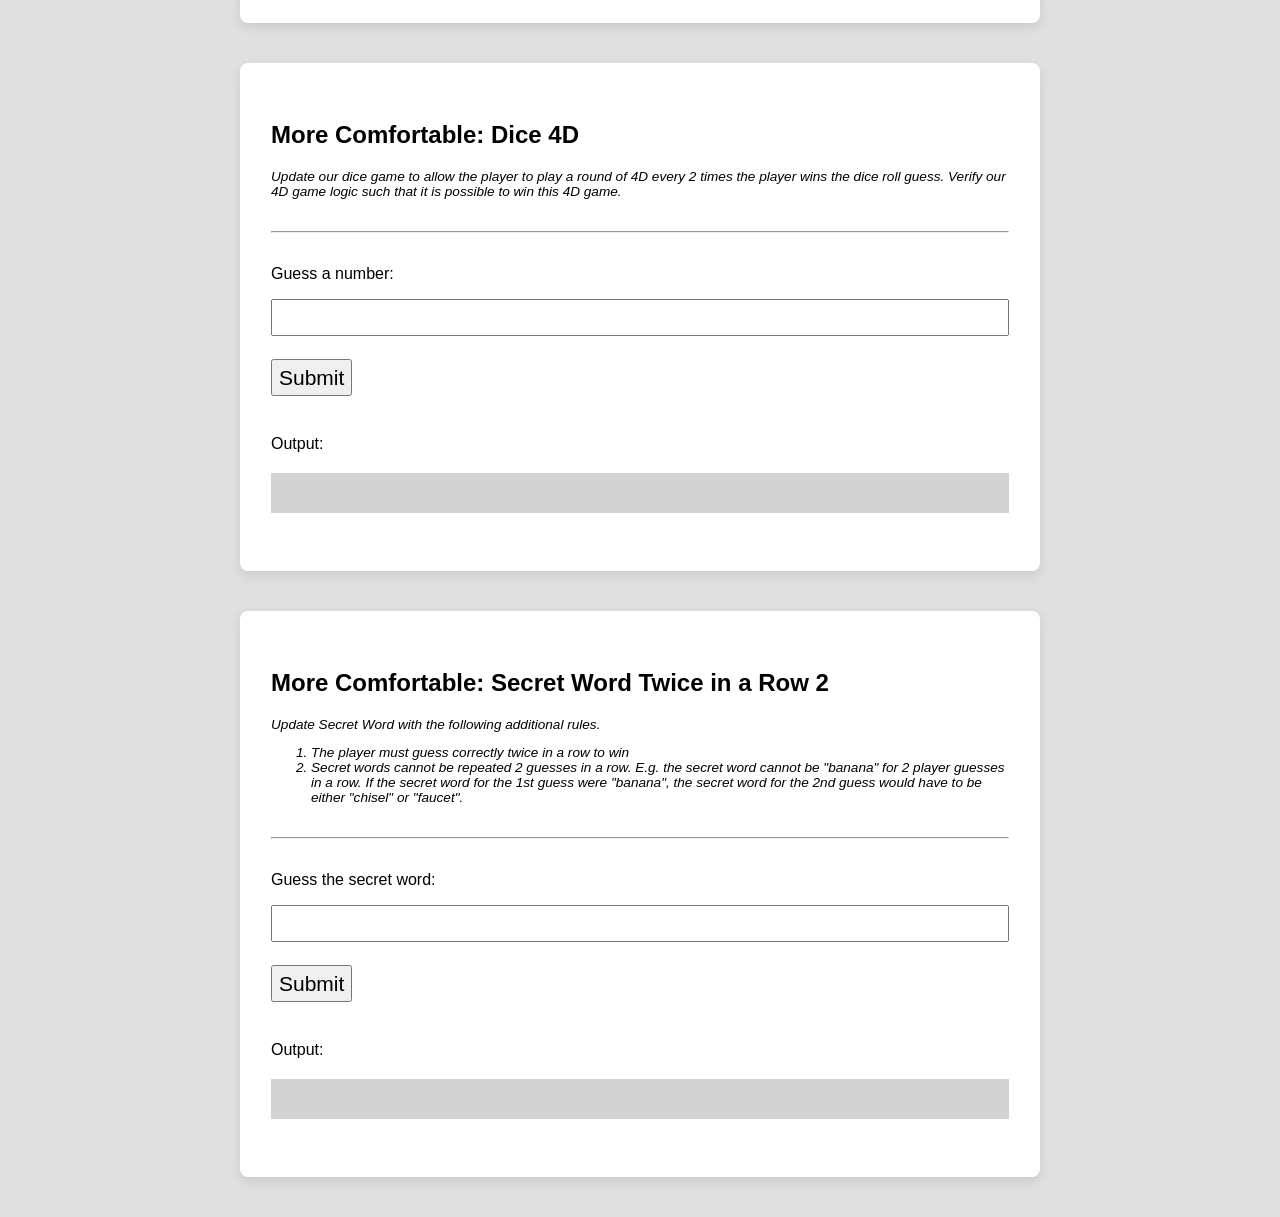
<file: day03-program-state/in-class/index.html>
<!--  All HTML files begin with the following line: -->
<!DOCTYPE html>
<!-- This indicates that the rest of the lines that follow are to be interpreted as HTML. It tells the browser about what document type to expect. -->

<!-- All text enclosed in angled brackets are known as HTML element tags. There are usually, but not always, starting and closing element "tags", each representing a HTML element.
The <html> element is known as the root element of a HTML page. All other elements are encased within it. -->
<html>
  <!-- The <head> element contains meta information about the HTML page, information that is not rendered or displayed by the browser -->
  <head>
    <!-- The meta tag defines meta information in the HTML document. In this case, we are defining the charset. UTF-8 allows us to use emojis in the CodeSandbox environment -->
    <meta charset="UTF-8" />
    <!-- The <title> element specifies a title for the HTML page (which is shown in the browser's title bar or in the page's tab) and is the default name given to a bookmark of a webpage. -->
    <title>Basics</title>
    <!-- The <link> element specifies a relationship between this HTML page and an external resource, namely the styles.css file here. For the syntax '../../' in '../../styles.css', we are referring to the styles.css file (in the main directory) found 2 folders above the current one. In this case, we are linking a stylesheet which is a CSS file containing information relating to the layout and style of the webpage. The syntax within the styles.css file is also referred to as CSS - Cascading Style Sheets. -->
    <link rel="stylesheet" href="../../styles.css" />
  </head>

  <!-- The <body> element defines the document's body, and is a container for all the visible contents that will be rendered by the browser.  -->
  <body>
    <!-- The <nav> tag semantically defines a set of navigation links. It doesn't have many properties different from a <div>, and exists purely for semantic naming. -->
    <nav>
      <!-- The <ul> tag represents an unordered list, where items in the list are rendered on a vertical bulleted list. While we are listing the days of the exercises on this navbar, we are positioning them horizontally without the bullets. This is done using CSS, and you can preview the syntax in styles.css (do a search for "nav ul"). -->
      <ul>
        <li>
          <!-- An <a> tag defines a hyperlink, linking one page to another. The page to link to will be added to the "href" property of the tag. -->
          <a href="../../index.html">Home</a>
        </li>
        <li>
          <!-- An <a> tag defines a hyperlink, linking one page to another. The page to link to will be added to the "href" property of the tag. -->
          <a
            href="../../day01-data-manipulation-and-functions/in-class/index.html"
            >Day 1</a
          >
        </li>
        <li>
          <a
            href="../../day02-if-statements-boolean-operators/in-class/index.html"
            >Day 2</a
          >
        </li>
        <li>
          <a href="../../day03-program-state/in-class/index.html">Day 3</a>
        </li>
        <li>
          <a href="../../day04-loops/in-class/index.html">Day 4</a>
        </li>
        <li>
          <a href="../../day05-mad-libs/in-class/index.html">Day 5</a>
        </li>
        <li>
          <a href="../../day07-moar-cards/in-class/index.html">Day 7</a>
        </li>
        <li class="project">
          <a href="../../project3-blackjack/index.html">Blackjack</a>
        </li>
        <li class="project">
          <a href="../../project2-beat-that/index.html">Beat That!</a>
        </li>
        <li class="project">
          <a href="../../project1-sps/index.html">Scissors Paper Stone</a>
        </li>
      </ul>
    </nav>
    <!-- The <h1> element defines a large heading. There are 6 pre-set header elements, <h1> to <h6> -->
    <h1 id="header">🚀 Basics Day 3: In-Class Exercises 🚀</h1>
    <div class="flex justify-content-center">
      <div class="button-group">
        <a href="../pre-class/index.html" class="button-group-button"
          >Pre-Class</a
        >
        <a href="../in-class/index.html" class="active button-group-button"
          >In-Class</a
        >
      </div>
    </div>
    <!-- The <hr> tag represents a horizontal rule. It is used if you want to add line dividers across your page. -->
    <hr />
    <!-- The <div> tag defines a division or a section in an HTML document, and is commonly use as a "container" for nested HTML elements. -->
    <div class="container">
      <h2>Base: Secret Word</h2>
      <div class="instructions-text">
        <p>
          Create a game where a player must correctly guess secret words to win.
        </p>
        <p>
          The computer chooses a random word from a set of three words. Feel
          free to use whatever words you'd like, but we will be using the words
          "banana", "chisel", and "faucet".
        </p>
        <p>
          To win the game the player must guess correctly
          <strong>twice</strong> in <strong>total</strong>; but is allowed to
          guess wrongly in between their two correct guesses.
        </p>
        <p>
          For each guess, output all information such as the guessed word, the
          secret word, and how many correct guesses the player still needs until
          she wins.
        </p>
      </div>
      <!-- The <hr> tag represents a horizontal rule. It is used if you want to add line dividers across your page. -->
      <hr />
      <!-- The <p> tag defines a paragraph element. -->
      <p>Guess the secret word:</p>
      <!-- The self-closing <input /> tag represents a field for a user to enter input. -->
      <input id="secret-word-base-input-field" />
      <!-- The self-closing <br /> tag represents a line break - a line's worth of spacing before dispalying the next element. -->
      <br />
      <!-- The <button> tag represents.. you guessed it! a button. -->
      <button id="secret-word-base-submit-button">Submit</button>
      <p>Output:</p>
      <div class="output-div" id="secret-word-base-output-div"></div>
    </div>
    <!-- The <div> tag defines a division or a section in an HTML document, and is commonly use as a "container" for nested HTML elements. -->
    <div class="container">
      <h2>Comfortable: Secret Word Twice in a Row</h2>
      <div class="instructions-text">
        <p>
          Update Secret Word with an additional rule: The player must guess
          correctly <strong>twice in a row</strong> to win.
        </p>
      </div>
      <!-- The <hr> tag represents a horizontal rule. It is used if you want to add line dividers across your page. -->
      <hr />
      <!-- The <p> tag defines a paragraph element. -->
      <p>Guess the secret word:</p>
      <!-- The self-closing <input /> tag represents a field for a user to enter input. -->
      <input id="secret-word-twice-row-input-field" />
      <!-- The self-closing <br /> tag represents a line break - a line's worth of spacing before dispalying the next element. -->
      <br />
      <!-- The <button> tag represents.. you guessed it! a button. -->
      <button id="secret-word-twice-row-submit-button">Submit</button>
      <p>Output:</p>
      <div class="output-div" id="secret-word-twice-row-output-div"></div>
    </div>
    <!-- The <div> tag defines a division or a section in an HTML document, and is commonly use as a "container" for nested HTML elements. -->
    <div class="container">
      <h2>Comfortable: Secret Word X in a Row</h2>
      <div class="instructions-text">
        <p>
          Update Secret Word game such that the number of times the player needs
          to guess correctly in a row changes between rounds.
        </p>
        <p>
          We define "round" as all gameplay until a player wins. The number of
          times the player needs to guess correctly is a number from 2 to 4,
          randomly chosen at the start of the round.
        </p>
        <p>
          When the player wins, the computer updates the number of times the
          player needs to guess correctly in a row for the next round.
        </p>
      </div>
      <!-- The <hr> tag represents a horizontal rule. It is used if you want to add line dividers across your page. -->
      <hr />
      <!-- The <p> tag defines a paragraph element. -->
      <p>Guess the secret word:</p>
      <!-- The self-closing <input /> tag represents a field for a user to enter input. -->
      <input id="secret-word-x-row-input-field" />
      <!-- The self-closing <br /> tag represents a line break - a line's worth of spacing before dispalying the next element. -->
      <br />
      <!-- The <button> tag represents.. you guessed it! a button. -->
      <button id="secret-word-x-row-submit-button">Submit</button>
      <p>Output:</p>
      <div class="output-div" id="secret-word-x-row-output-div"></div>
    </div>
    <!-- The <div> tag defines a division or a section in an HTML document, and is commonly use as a "container" for nested HTML elements. -->
    <div class="container">
      <h2>More Comfortable: Dice Within</h2>
      <div class="instructions-text">
        <p>
          Create a new version of our Coding Basics dice game (where the player
          guesses the dice roll) that randomly becomes easier or harder. At the
          beginning of the game and each time the player wins, the computer
          selects a random number from 1 to 3, which we call the "within
          number". If any of the player's guesses fall within the dice roll plus
          or minus the within number, the player wins.
        </p>
        <p>
          For example: the app randomly chooses 3 as the within number. The
          player can guess within 3 of the dice roll to win the game. The player
          guesses 2 and the dice roll is 5. The guess is within 3 of the dice
          roll so the player wins the game. At this point, the computer adjusts
          the difficulty of the game by choosing a new within number.
        </p>
      </div>
      <!-- The <hr> tag represents a horizontal rule. It is used if you want to add line dividers across your page. -->
      <hr />
      <!-- The <p> tag defines a paragraph element. -->
      <p>Guess a number:</p>
      <!-- The self-closing <input /> tag represents a field for a user to enter input. -->
      <input id="dice-within-input-field" />
      <!-- The self-closing <br /> tag represents a line break - a line's worth of spacing before dispalying the next element. -->
      <br />
      <!-- The <button> tag represents.. you guessed it! a button. -->
      <button id="dice-within-submit-button">Submit</button>
      <p>Output:</p>
      <div class="output-div" id="dice-within-output-div"></div>
    </div>
    <!-- The <div> tag defines a division or a section in an HTML document, and is commonly use as a "container" for nested HTML elements. -->
    <div class="container">
      <h2>More Comfortable: Dice Within with 2 Dice</h2>
      <div class="instructions-text">
        <p>
          Update our dice game to include an additional dice. With each player
          guess, the computer rolls 2 dice. If the player guess is within either
          of the 2 dice rolls plus or minus the within number, the player wins.
        </p>
      </div>
      <!-- The <hr> tag represents a horizontal rule. It is used if you want to add line dividers across your page. -->
      <hr />
      <!-- The <p> tag defines a paragraph element. -->
      <p>Guess a number:</p>
      <!-- The self-closing <input /> tag represents a field for a user to enter input. -->
      <input id="dice-within-2-dice-input-field" />
      <!-- The self-closing <br /> tag represents a line break - a line's worth of spacing before dispalying the next element. -->
      <br />
      <!-- The <button> tag represents.. you guessed it! a button. -->
      <button id="dice-within-2-dice-submit-button">Submit</button>
      <p>Output:</p>
      <div class="output-div" id="dice-within-2-dice-output-div"></div>
    </div>
    <!-- The <div> tag defines a division or a section in an HTML document, and is commonly use as a "container" for nested HTML elements. -->
    <div class="container">
      <h2>More Comfortable: Dice 4D</h2>
      <div class="instructions-text">
        <p>
          Update our dice game to allow the player to play a round of 4D every 2
          times the player wins the dice roll guess. Verify our 4D game logic
          such that it is possible to win this 4D game.
        </p>
      </div>
      <!-- The <hr> tag represents a horizontal rule. It is used if you want to add line dividers across your page. -->
      <hr />
      <!-- The <p> tag defines a paragraph element. -->
      <p>Guess a number:</p>
      <!-- The self-closing <input /> tag represents a field for a user to enter input. -->
      <input id="dice-4d-input-field" />
      <!-- The self-closing <br /> tag represents a line break - a line's worth of spacing before dispalying the next element. -->
      <br />
      <!-- The <button> tag represents.. you guessed it! a button. -->
      <button id="dice-4d-submit-button">Submit</button>
      <p>Output:</p>
      <div class="output-div" id="dice-4d-output-div"></div>
    </div>
    <!-- The <div> tag defines a division or a section in an HTML document, and is commonly use as a "container" for nested HTML elements. -->
    <div class="container">
      <h2>More Comfortable: Secret Word Twice in a Row 2</h2>
      <div class="instructions-text">
        <p>Update Secret Word with the following additional rules.</p>
        <!-- The <ol> tag represents an ordered list, where items in the list can be ordered numerically. -->
        <ol>
          <!-- The <li> tag represents a list item, which has to be contained in an ordered list (<ol>) or an unordered list (<ul>). -->
          <li>The player must guess correctly twice in a row to win</li>
          <li>
            Secret words cannot be repeated 2 guesses in a row. E.g. the secret
            word cannot be "banana" for 2 player guesses in a row. If the secret
            word for the 1st guess were "banana", the secret word for the 2nd
            guess would have to be either "chisel" or "faucet".
          </li>
        </ol>
      </div>
      <!-- The <hr> tag represents a horizontal rule. It is used if you want to add line dividers across your page. -->
      <hr />
      <!-- The <p> tag defines a paragraph element. -->
      <p>Guess the secret word:</p>
      <!-- The self-closing <input /> tag represents a field for a user to enter input. -->
      <input id="secret-word-twice-2-input-field" />
      <!-- The self-closing <br /> tag represents a line break - a line's worth of spacing before dispalying the next element. -->
      <br />
      <!-- The <button> tag represents.. you guessed it! a button. -->
      <button id="secret-word-twice-2-submit-button">Submit</button>
      <p>Output:</p>
      <div class="output-div" id="secret-word-twice-2-output-div"></div>
    </div>
    <!-- Everything below this is incorporating JavaScript programming logic into the webpage. -->
    <!-- The script tag encloses JavaScript syntax for the browser to interpret programtically -->
    <!-- The following line imports all code written in the script.js file -->
    <script src="script.js"></script>
    <!-- Define button click functionality -->
    <script>
      // Declare and define variables that represents the Submit Button for each exercise
      var secretWordBaseButton = document.querySelector(
        "#secret-word-base-submit-button"
      );
      var secretWordTwiceRowButton = document.querySelector(
        "#secret-word-twice-row-submit-button"
      );
      var secretWordXRowButton = document.querySelector(
        "#secret-word-x-row-submit-button"
      );
      var diceWithinButton = document.querySelector(
        "#dice-within-submit-button"
      );
      var diceWithin2DiceButton = document.querySelector(
        "#dice-within-2-dice-submit-button"
      );
      var dice4DButton = document.querySelector("#dice-4d-submit-button");
      var secretWordTwice2Button = document.querySelector(
        "#secret-word-twice-2-submit-button"
      );

      // When the submit button is clicked, access the text entered by the user in the corresponding input field for the exercise
      // And pass it as an input parameter to the various main function(s) as defined in script.js
      secretWordBaseButton.addEventListener("click", function () {
        // Set result to input value
        var input = document.querySelector("#secret-word-base-input-field");
        // Store the output of the main function in a new variable
        var result = secretWordBaseMain(input.value);

        // Display result in output element
        var output = document.querySelector("#secret-word-base-output-div");
        output.innerHTML = result;

        // Reset input value
        input.value = "";
      });

      secretWordTwiceRowButton.addEventListener("click", function () {
        // Set result to input value
        var input = document.querySelector(
          "#secret-word-twice-row-input-field"
        );
        // Store the output of the main function in a new variable
        var result = secretWordTwiceRowMain(input.value);

        // Display result in output element
        var output = document.querySelector(
          "#secret-word-twice-row-output-div"
        );
        output.innerHTML = result;

        // Reset input value
        input.value = "";
      });

      secretWordXRowButton.addEventListener("click", function () {
        // Set result to input value
        var input = document.querySelector("#secret-word-x-row-input-field");
        // Store the output of the main function in a new variable
        var result = secretWordXRowMain(input.value);

        // Display result in output element
        var output = document.querySelector("#secret-word-x-row-output-div");
        output.innerHTML = result;

        // Reset input value
        input.value = "";
      });

      diceWithinButton.addEventListener("click", function () {
        // Set result to input value
        var input = document.querySelector("#dice-within-input-field");
        // Store the output of the main function in a new variable
        var result = diceWithinMain(input.value);

        // Display result in output element
        var output = document.querySelector("#dice-within-output-div");
        output.innerHTML = result;

        // Reset input value
        input.value = "";
      });

      diceWithin2DiceButton.addEventListener("click", function () {
        // Set result to input value
        var input = document.querySelector("#dice-within-2-dice-input-field");
        // Store the output of the main function in a new variable
        var result = diceWithin2DiceMain(input.value);

        // Display result in output element
        var output = document.querySelector("#dice-within-2-dice-output-div");
        output.innerHTML = result;

        // Reset input value
        input.value = "";
      });

      dice4DButton.addEventListener("click", function () {
        // Set result to input value
        var input = document.querySelector("#dice-4d-input-field");
        // Store the output of the main function in a new variable
        var result = dice4DMain(input.value);

        // Display result in output element
        var output = document.querySelector("#dice-4d-output-div");
        output.innerHTML = result;

        // Reset input value
        input.value = "";
      });

      secretWordTwice2Button.addEventListener("click", function () {
        // Set result to input value
        var input = document.querySelector("#secret-word-twice-2-input-field");
        // Store the output of the main function in a new variable
        var result = secretWordTwice2Main(input.value);

        // Display result in output element
        var output = document.querySelector("#secret-word-twice-2-output-div");
        output.innerHTML = result;

        // Reset input value
        input.value = "";
      });
    </script>
  </body>
</html>
</file>
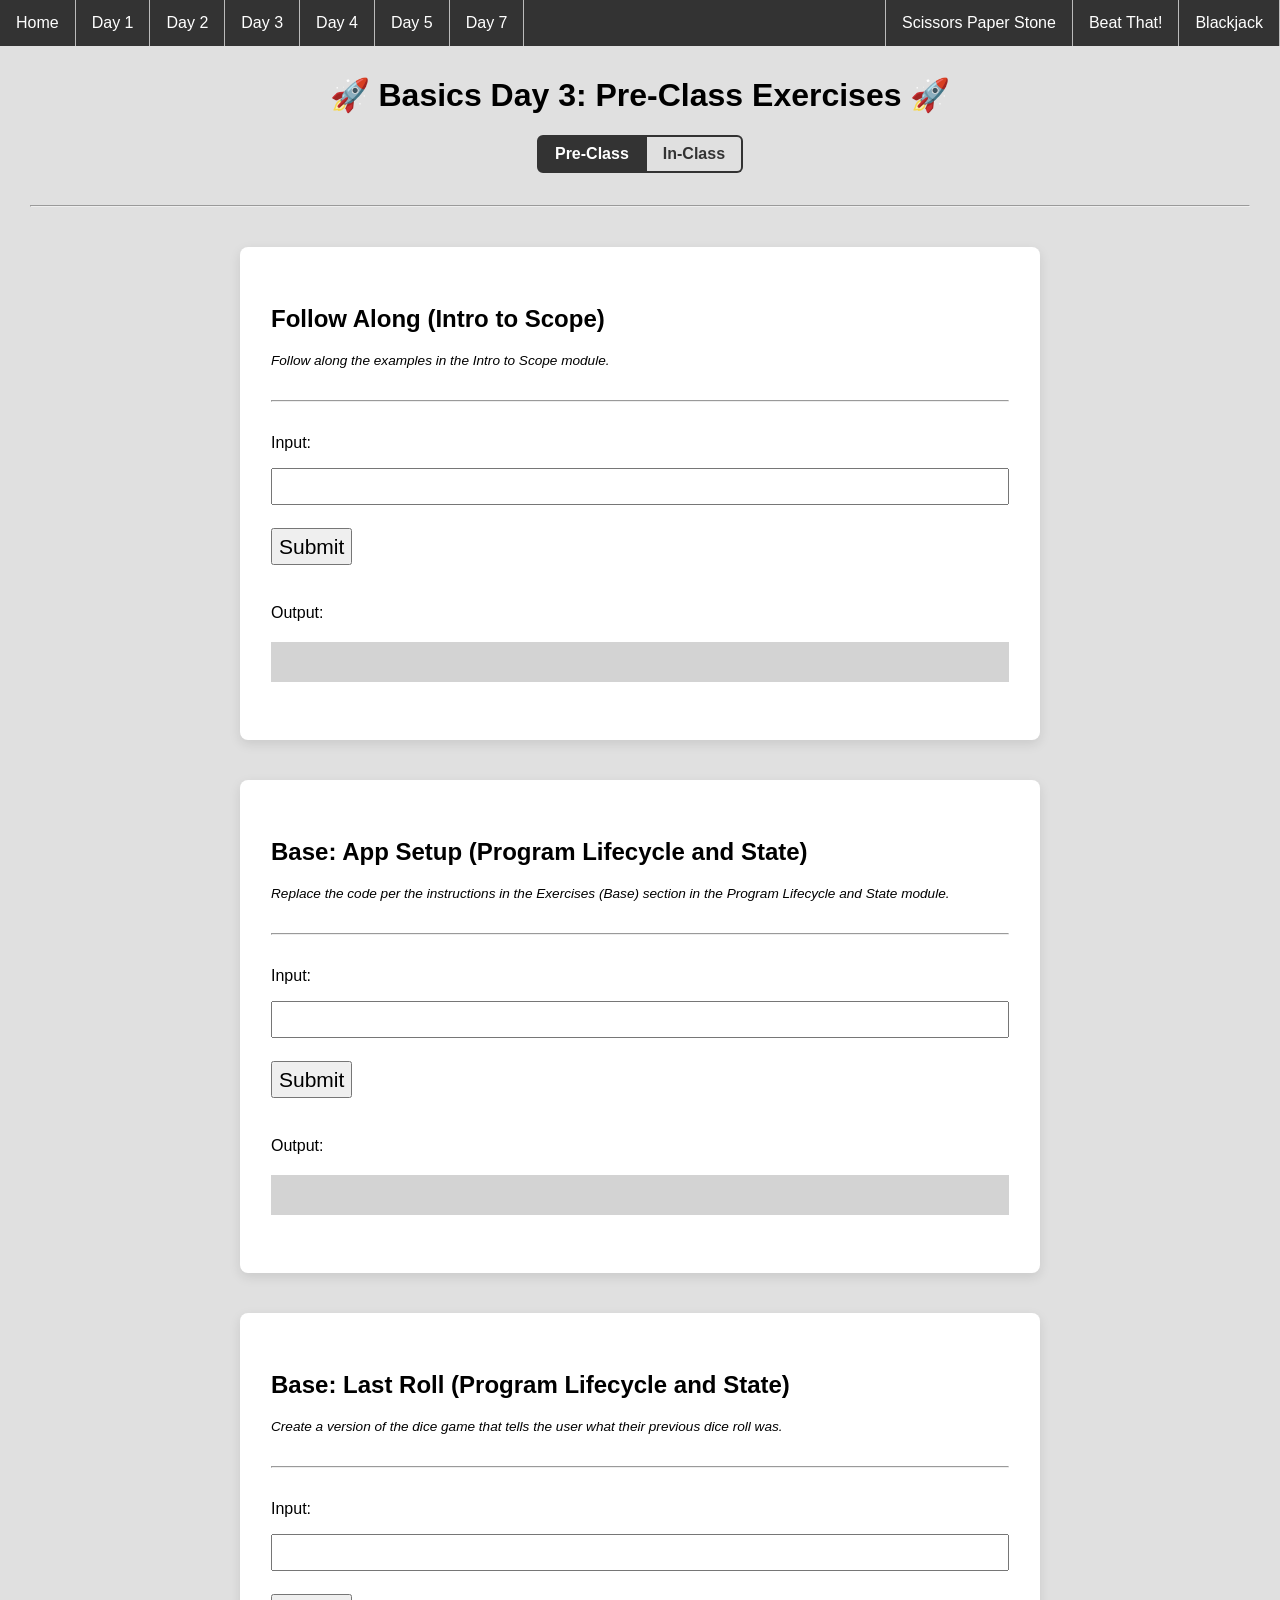
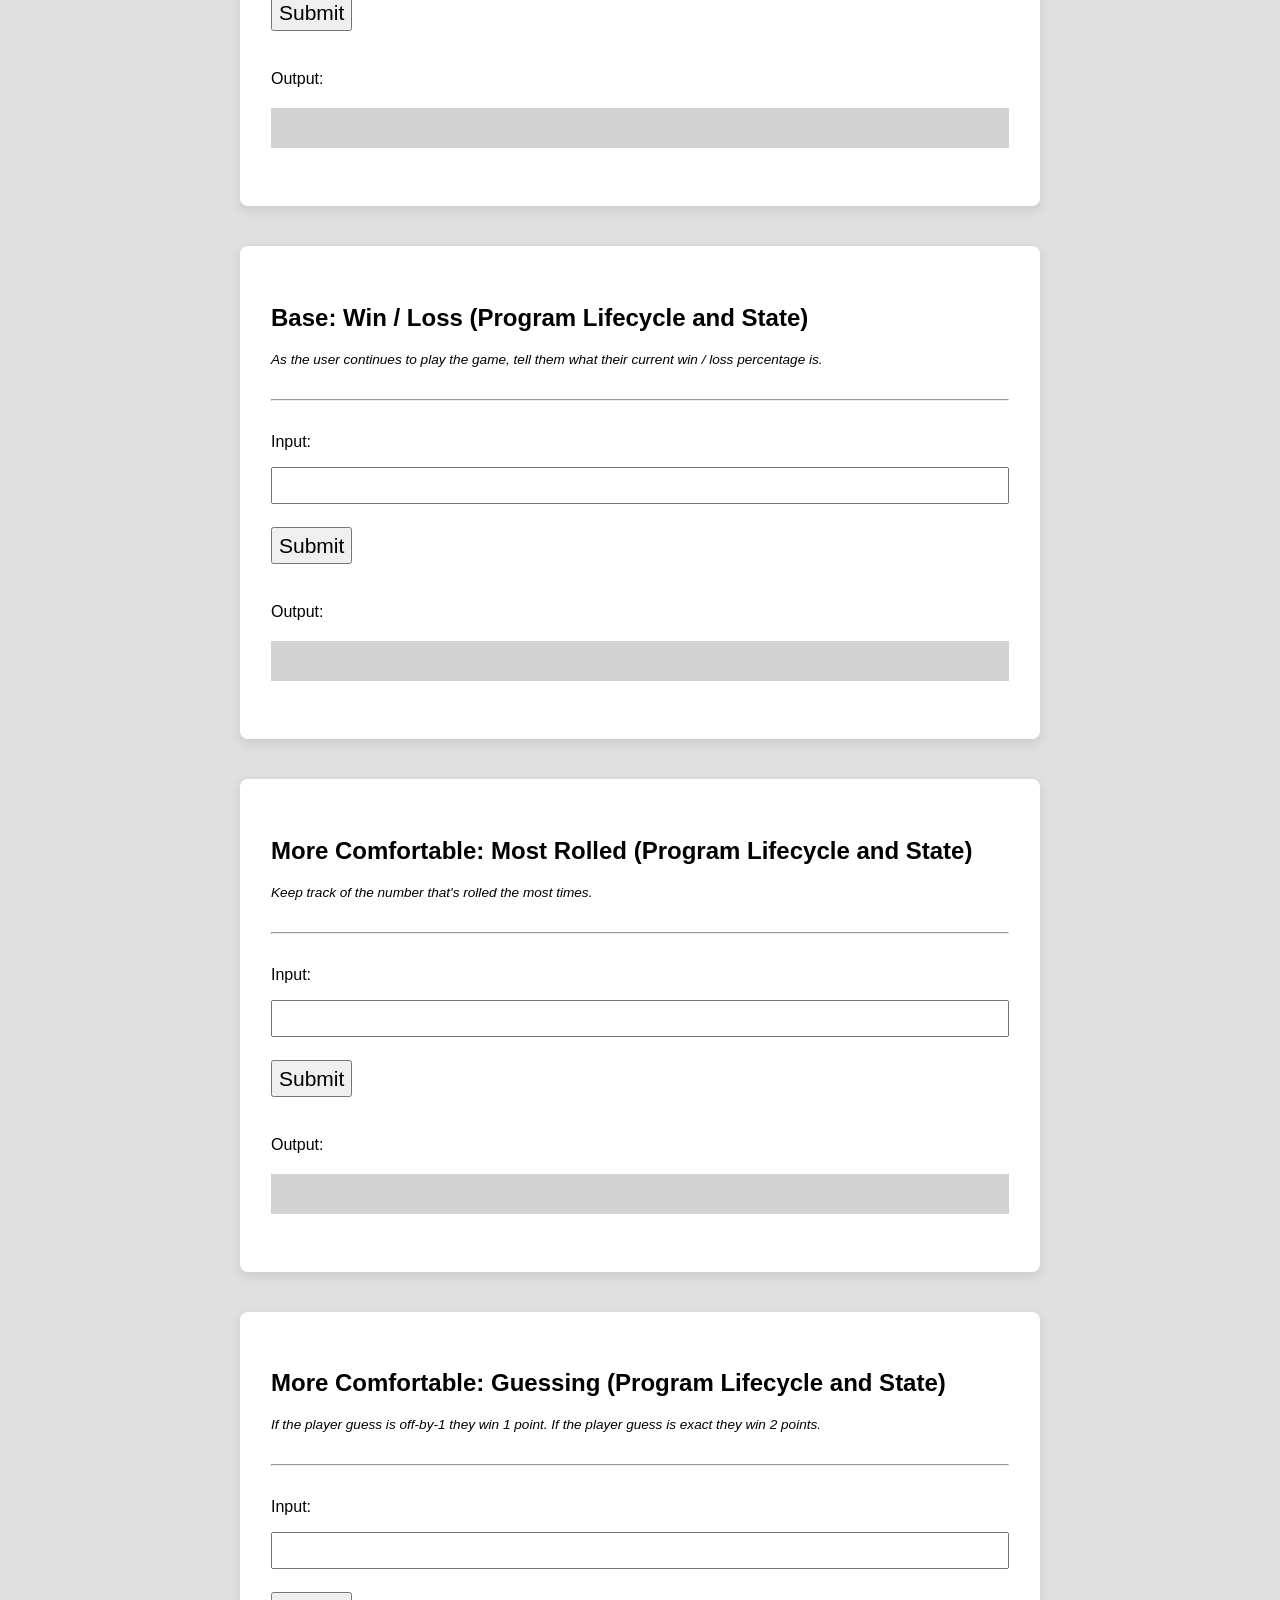
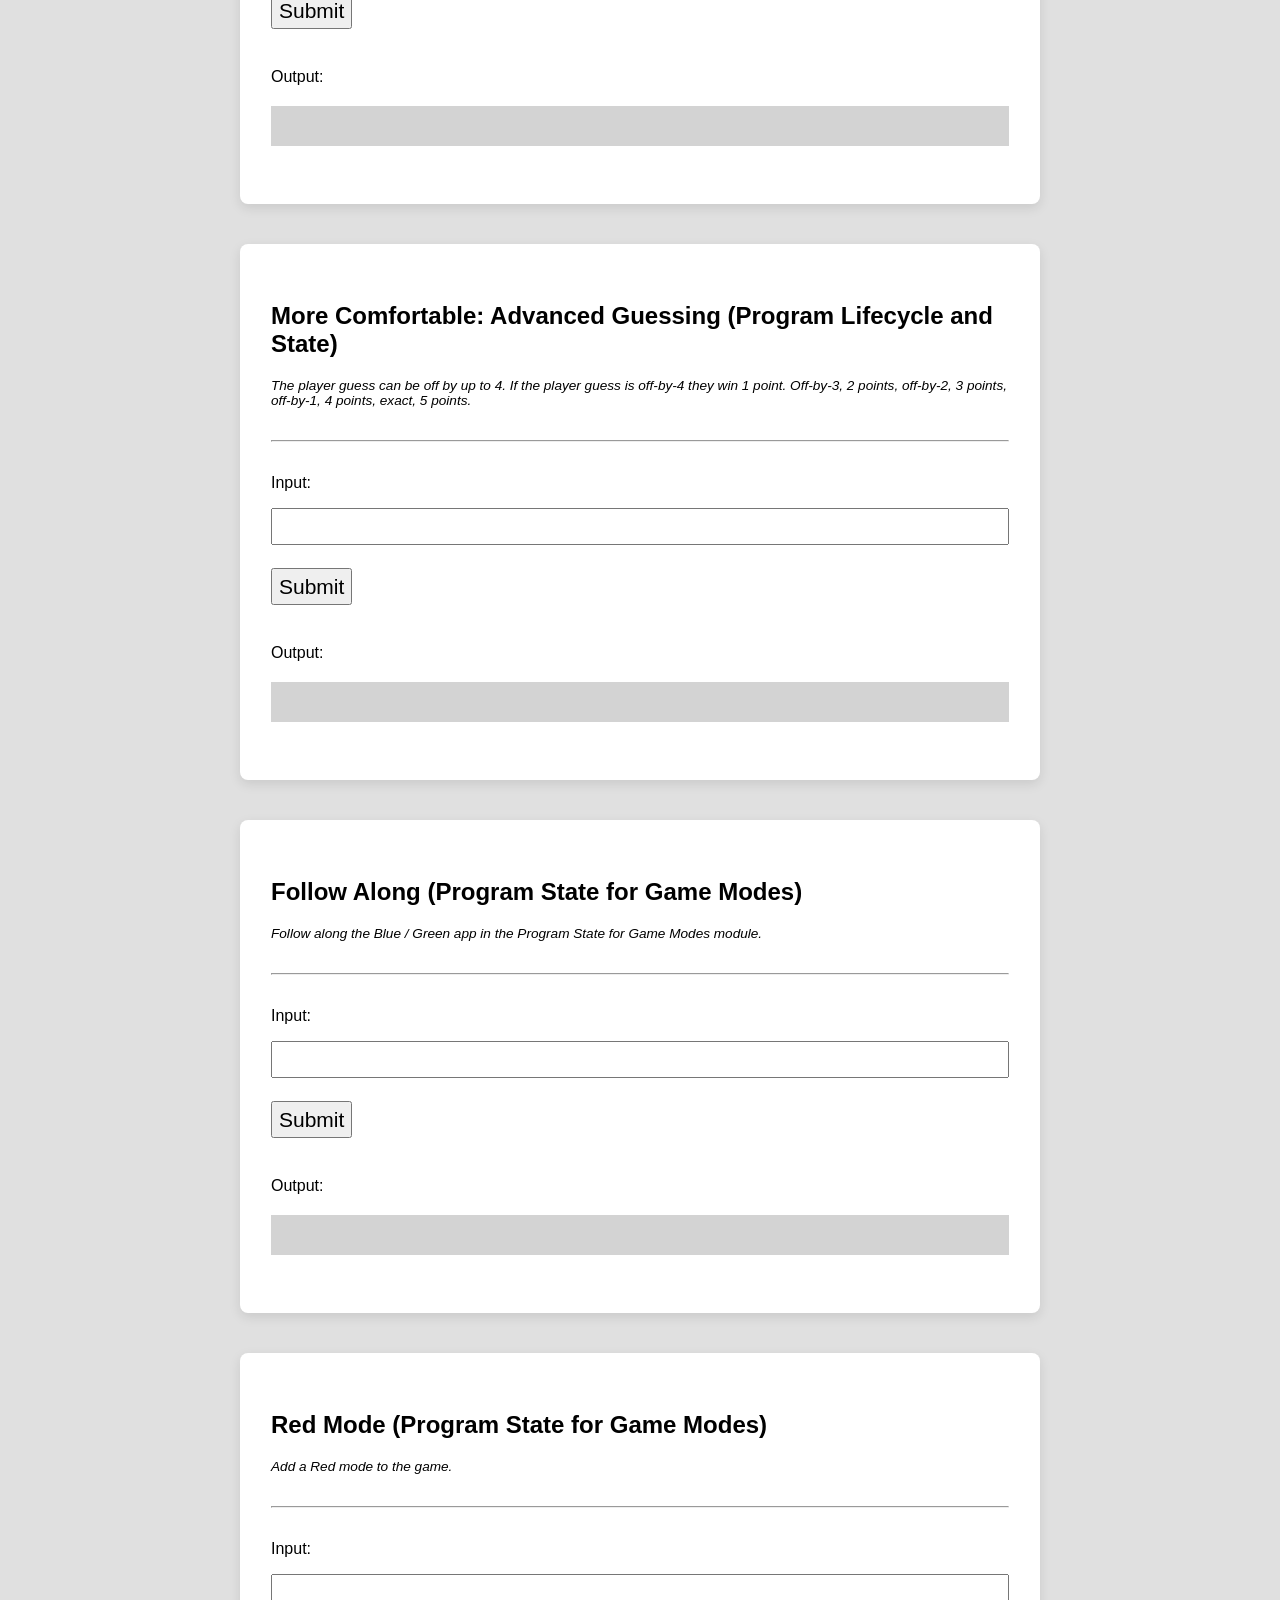
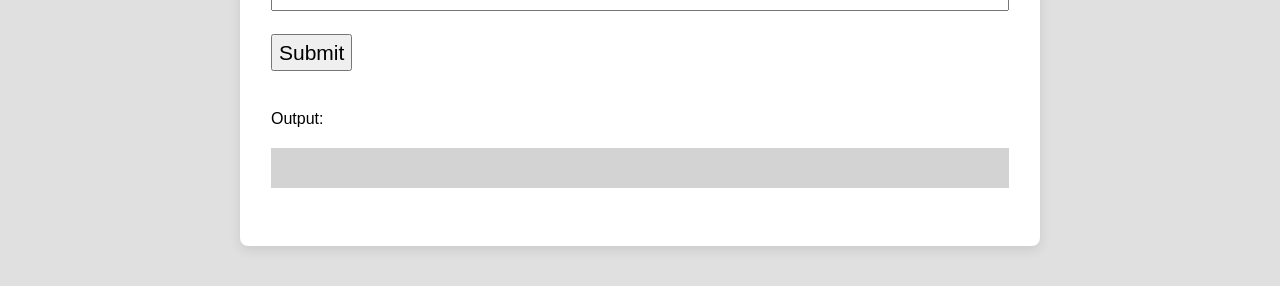
<file: day03-program-state/pre-class/index.html>
<!--  All HTML files begin with the following line: -->
<!DOCTYPE html>
<!-- This indicates that the rest of the lines that follow are to be interpreted as HTML. It tells the browser about what document type to expect. -->

<!-- All text enclosed in angled brackets are known as HTML element tags. There are usually, but not always, starting and closing element "tags", each representing a HTML element.
The <html> element is known as the root element of a HTML page. All other elements are encased within it. -->
<html>
  <!-- The <head> element contains meta information about the HTML page, information that is not rendered or displayed by the browser -->
  <head>
    <!-- The meta tag defines meta information in the HTML document. In this case, we are defining the charset. UTF-8 allows us to use emojis in the CodeSandbox environment -->
    <meta charset="UTF-8" />
    <!-- The <title> element specifies a title for the HTML page (which is shown in the browser's title bar or in the page's tab) and is the default name given to a bookmark of a webpage. -->
    <title>Basics</title>
    <!-- The <link> element specifies a relationship between this HTML page and an external resource, namely the styles.css file here. For the syntax '../../' in '../../styles.css', we are referring to the styles.css file (in the main directory) found 2 folders above the current one. In this case, we are linking a stylesheet which is a CSS file containing information relating to the layout and style of the webpage. The syntax within the styles.css file is also referred to as CSS - Cascading Style Sheets. -->
    <link rel="stylesheet" href="../../styles.css" />
  </head>

  <!-- The <body> element defines the document's body, and is a container for all the visible contents that will be rendered by the browser.  -->
  <body>
    <!-- The <nav> tag semantically defines a set of navigation links. It doesn't have many properties different from a <div>, and exists purely for semantic naming. -->
    <nav>
      <!-- The <ul> tag represents an unordered list, where items in the list are rendered on a vertical bulleted list. While we are listing the days of the exercises on this navbar, we are positioning them horizontally without the bullets. This is done using CSS, and you can preview the syntax in styles.css (do a search for "nav ul"). -->
      <ul>
        <li>
          <!-- An <a> tag defines a hyperlink, linking one page to another. The page to link to will be added to the "href" property of the tag. -->
          <a href="../../index.html">Home</a>
        </li>
        <li>
          <!-- An <a> tag defines a hyperlink, linking one page to another. The page to link to will be added to the "href" property of the tag. -->
          <a
            href="../../day01-data-manipulation-and-functions/in-class/index.html"
            >Day 1</a
          >
        </li>
        <li>
          <a
            href="../../day02-if-statements-boolean-operators/in-class/index.html"
            >Day 2</a
          >
        </li>
        <li>
          <a href="../../day03-program-state/in-class/index.html">Day 3</a>
        </li>
        <li>
          <a href="../../day04-loops/in-class/index.html">Day 4</a>
        </li>
        <li>
          <a href="../../day05-mad-libs/in-class/index.html">Day 5</a>
        </li>
        <li>
          <a href="../../day07-moar-cards/in-class/index.html">Day 7</a>
        </li>
        <li class="project">
          <a href="../../project3-blackjack/index.html">Blackjack</a>
        </li>
        <li class="project">
          <a href="../../project2-beat-that/index.html">Beat That!</a>
        </li>
        <li class="project">
          <a href="../../project1-sps/index.html">Scissors Paper Stone</a>
        </li>
      </ul>
    </nav>
    <!-- The <h1> element defines a large heading. There are 6 pre-set header elements, <h1> to <h6> -->
    <h1 id="header">🚀 Basics Day 3: Pre-Class Exercises 🚀</h1>
    <div class="flex justify-content-center">
      <div class="button-group">
        <a href="../pre-class/index.html" class="active button-group-button"
          >Pre-Class</a
        >
        <a href="../in-class/index.html" class="button-group-button"
          >In-Class</a
        >
      </div>
    </div>
    <!-- The <hr> tag represents a horizontal rule. It is used if you want to add line dividers across your page. -->
    <hr />
    <!-- The <div> tag defines a division or a section in an HTML document, and is commonly use as a "container" for nested HTML elements. -->
    <div class="container">
      <h2>Follow Along (Intro to Scope)</h2>
      <div class="instructions-text">
        <p>Follow along the examples in the Intro to Scope module.</p>
      </div>
      <!-- The <hr> tag represents a horizontal rule. It is used if you want to add line dividers across your page. -->
      <hr />
      <!-- The <p> tag defines a paragraph element. -->
      <p>Input:</p>
      <!-- The self-closing <input /> tag represents a field for a user to enter input. -->
      <input id="intro-scope-input-field" />
      <!-- The self-closing <br /> tag represents a line break - a line's worth of spacing before dispalying the next element. -->
      <br />
      <!-- The <button> tag represents.. you guessed it! a button. -->
      <button id="intro-scope-submit-button">Submit</button>
      <p>Output:</p>
      <div class="output-div" id="intro-scope-output-div"></div>
    </div>
    <!-- The <div> tag defines a division or a section in an HTML document, and is commonly use as a "container" for nested HTML elements. -->
    <div class="container">
      <h2>Base: App Setup (Program Lifecycle and State)</h2>
      <div class="instructions-text">
        <p>
          Replace the code per the instructions in the Exercises (Base) section
          in the Program Lifecycle and State module.
        </p>
      </div>
      <!-- The <hr> tag represents a horizontal rule. It is used if you want to add line dividers across your page. -->
      <hr />
      <!-- The <p> tag defines a paragraph element. -->
      <p>Input:</p>
      <!-- The self-closing <input /> tag represents a field for a user to enter input. -->
      <input id="app-setup-input-field" />
      <!-- The self-closing <br /> tag represents a line break - a line's worth of spacing before dispalying the next element. -->
      <br />
      <!-- The <button> tag represents.. you guessed it! a button. -->
      <button id="app-setup-submit-button">Submit</button>
      <p>Output:</p>
      <div class="output-div" id="app-setup-output-div"></div>
    </div>
    <!-- The <div> tag defines a division or a section in an HTML document, and is commonly use as a "container" for nested HTML elements. -->
    <div class="container">
      <h2>Base: Last Roll (Program Lifecycle and State)</h2>
      <div class="instructions-text">
        <p>
          Create a version of the dice game that tells the user what their
          previous dice roll was.
        </p>
      </div>
      <!-- The <hr> tag represents a horizontal rule. It is used if you want to add line dividers across your page. -->
      <hr />
      <!-- The <p> tag defines a paragraph element. -->
      <p>Input:</p>
      <!-- The self-closing <input /> tag represents a field for a user to enter input. -->
      <input id="last-roll-input-field" />
      <!-- The self-closing <br /> tag represents a line break - a line's worth of spacing before dispalying the next element. -->
      <br />
      <!-- The <button> tag represents.. you guessed it! a button. -->
      <button id="last-roll-submit-button">Submit</button>
      <p>Output:</p>
      <div class="output-div" id="last-roll-output-div"></div>
    </div>
    <!-- The <div> tag defines a division or a section in an HTML document, and is commonly use as a "container" for nested HTML elements. -->
    <div class="container">
      <h2>Base: Win / Loss (Program Lifecycle and State)</h2>
      <div class="instructions-text">
        <p>
          As the user continues to play the game, tell them what their current
          win / loss percentage is.
        </p>
      </div>
      <!-- The <hr> tag represents a horizontal rule. It is used if you want to add line dividers across your page. -->
      <hr />
      <!-- The <p> tag defines a paragraph element. -->
      <p>Input:</p>
      <!-- The self-closing <input /> tag represents a field for a user to enter input. -->
      <input id="win-loss-input-field" />
      <!-- The self-closing <br /> tag represents a line break - a line's worth of spacing before dispalying the next element. -->
      <br />
      <!-- The <button> tag represents.. you guessed it! a button. -->
      <button id="win-loss-submit-button">Submit</button>
      <p>Output:</p>
      <div class="output-div" id="win-loss-output-div"></div>
    </div>
    <!-- The <div> tag defines a division or a section in an HTML document, and is commonly use as a "container" for nested HTML elements. -->
    <div class="container">
      <h2>More Comfortable: Most Rolled (Program Lifecycle and State)</h2>
      <div class="instructions-text">
        <p>Keep track of the number that's rolled the most times.</p>
      </div>
      <!-- The <hr> tag represents a horizontal rule. It is used if you want to add line dividers across your page. -->
      <hr />
      <!-- The <p> tag defines a paragraph element. -->
      <p>Input:</p>
      <!-- The self-closing <input /> tag represents a field for a user to enter input. -->
      <input id="most-rolled-input-field" />
      <!-- The self-closing <br /> tag represents a line break - a line's worth of spacing before dispalying the next element. -->
      <br />
      <!-- The <button> tag represents.. you guessed it! a button. -->
      <button id="most-rolled-submit-button">Submit</button>
      <p>Output:</p>
      <div class="output-div" id="most-rolled-output-div"></div>
    </div>
    <!-- The <div> tag defines a division or a section in an HTML document, and is commonly use as a "container" for nested HTML elements. -->
    <div class="container">
      <h2>More Comfortable: Guessing (Program Lifecycle and State)</h2>
      <div class="instructions-text">
        <p>
          If the player guess is off-by-1 they win 1 point. If the player guess
          is exact they win 2 points.
        </p>
      </div>
      <!-- The <hr> tag represents a horizontal rule. It is used if you want to add line dividers across your page. -->
      <hr />
      <!-- The <p> tag defines a paragraph element. -->
      <p>Input:</p>
      <!-- The self-closing <input /> tag represents a field for a user to enter input. -->
      <input id="guessing-input-field" />
      <!-- The self-closing <br /> tag represents a line break - a line's worth of spacing before dispalying the next element. -->
      <br />
      <!-- The <button> tag represents.. you guessed it! a button. -->
      <button id="guessing-submit-button">Submit</button>
      <p>Output:</p>
      <div class="output-div" id="guessing-output-div"></div>
    </div>
    <!-- The <div> tag defines a division or a section in an HTML document, and is commonly use as a "container" for nested HTML elements. -->
    <div class="container">
      <h2>More Comfortable: Advanced Guessing (Program Lifecycle and State)</h2>
      <div class="instructions-text">
        <p>
          The player guess can be off by up to 4. If the player guess is
          off-by-4 they win 1 point. Off-by-3, 2 points, off-by-2, 3 points,
          off-by-1, 4 points, exact, 5 points.
        </p>
      </div>
      <!-- The <hr> tag represents a horizontal rule. It is used if you want to add line dividers across your page. -->
      <hr />
      <!-- The <p> tag defines a paragraph element. -->
      <p>Input:</p>
      <!-- The self-closing <input /> tag represents a field for a user to enter input. -->
      <input id="advanced-guessing-input-field" />
      <!-- The self-closing <br /> tag represents a line break - a line's worth of spacing before dispalying the next element. -->
      <br />
      <!-- The <button> tag represents.. you guessed it! a button. -->
      <button id="advanced-guessing-submit-button">Submit</button>
      <p>Output:</p>
      <div class="output-div" id="advanced-guessing-output-div"></div>
    </div>
    <!-- The <div> tag defines a division or a section in an HTML document, and is commonly use as a "container" for nested HTML elements. -->
    <div class="container">
      <h2>Follow Along (Program State for Game Modes)</h2>
      <div class="instructions-text">
        <p>
          Follow along the Blue / Green app in the Program State for Game Modes
          module.
        </p>
      </div>
      <!-- The <hr> tag represents a horizontal rule. It is used if you want to add line dividers across your page. -->
      <hr />
      <!-- The <p> tag defines a paragraph element. -->
      <p>Input:</p>
      <!-- The self-closing <input /> tag represents a field for a user to enter input. -->
      <input id="follow-along-input-field" />
      <!-- The self-closing <br /> tag represents a line break - a line's worth of spacing before dispalying the next element. -->
      <br />
      <!-- The <button> tag represents.. you guessed it! a button. -->
      <button id="follow-along-submit-button">Submit</button>
      <p>Output:</p>
      <div class="output-div" id="follow-along-output-div"></div>
    </div>
    <!-- The <div> tag defines a division or a section in an HTML document, and is commonly use as a "container" for nested HTML elements. -->
    <div class="container">
      <h2>Red Mode (Program State for Game Modes)</h2>
      <div class="instructions-text">
        <p>Add a Red mode to the game.</p>
      </div>
      <!-- The <hr> tag represents a horizontal rule. It is used if you want to add line dividers across your page. -->
      <hr />
      <!-- The <p> tag defines a paragraph element. -->
      <p>Input:</p>
      <!-- The self-closing <input /> tag represents a field for a user to enter input. -->
      <input id="red-mode-input-field" />
      <!-- The self-closing <br /> tag represents a line break - a line's worth of spacing before dispalying the next element. -->
      <br />
      <!-- The <button> tag represents.. you guessed it! a button. -->
      <button id="red-mode-submit-button">Submit</button>
      <p>Output:</p>
      <div class="output-div" id="red-mode-output-div"></div>
    </div>
    <!-- Everything below this is incorporating JavaScript programming logic into the webpage. -->
    <!-- The script tag encloses JavaScript syntax for the browser to interpret programtically -->
    <!-- The following line imports all code written in the script.js file -->
    <script src="script.js"></script>
    <!-- Define button click functionality -->
    <script>
      // Declare and define variables that represents the Submit Button for each exercise
      var introScopeButton = document.querySelector(
        "#intro-scope-submit-button"
      );
      var appSetupButton = document.querySelector("#app-setup-submit-button");
      var lastRollButton = document.querySelector("#last-roll-submit-button");
      var winLossButton = document.querySelector("#win-loss-submit-button");
      var mostRolledButton = document.querySelector(
        "#most-rolled-submit-button"
      );
      var guessingButton = document.querySelector("#guessing-submit-button");
      var advancedGuessingButton = document.querySelector(
        "#advanced-guessing-submit-button"
      );
      var followAlongButton = document.querySelector(
        "#follow-along-submit-button"
      );
      var redModeButton = document.querySelector("#red-mode-submit-button");

      // When the submit button is clicked, access the text entered by the user in the input field
      // And pass it as an input parameter to the main function as defined in script.js
      introScopeButton.addEventListener("click", function () {
        // Set result to input value
        var input = document.querySelector("#intro-scope-input-field");
        // Store the output of the main function in a new variable
        var result = introScopeMain(input.value);

        // Display result in output element
        var output = document.querySelector("#intro-scope-output-div");
        output.innerHTML = result;

        // Reset input value
        input.value = "";
      });

      appSetupButton.addEventListener("click", function () {
        // Set result to input value
        var input = document.querySelector("#app-setup-input-field");
        // Store the output of the main function in a new variable
        var result = appSetupMain(input.value);

        // Display result in output element
        var output = document.querySelector("#app-setup-output-div");
        output.innerHTML = result;

        // Reset input value
        input.value = "";
      });

      lastRollButton.addEventListener("click", function () {
        // Set result to input value
        var input = document.querySelector("#last-roll-input-field");
        // Store the output of the main function in a new variable
        var result = lastRollMain(input.value);

        // Display result in output element
        var output = document.querySelector("#last-roll-output-div");
        output.innerHTML = result;

        // Reset input value
        input.value = "";
      });

      winLossButton.addEventListener("click", function () {
        // Set result to input value
        var input = document.querySelector("#win-loss-input-field");
        // Store the output of the main function in a new variable
        var result = winLossMain(input.value);

        // Display result in output element
        var output = document.querySelector("#win-loss-output-div");
        output.innerHTML = result;

        // Reset input value
        input.value = "";
      });

      mostRolledButton.addEventListener("click", function () {
        // Set result to input value
        var input = document.querySelector("#most-rolled-input-field");
        // Store the output of the main function in a new variable
        var result = mostRolledMain(input.value);

        // Display result in output element
        var output = document.querySelector("#most-rolled-output-div");
        output.innerHTML = result;

        // Reset input value
        input.value = "";
      });

      guessingButton.addEventListener("click", function () {
        // Set result to input value
        var input = document.querySelector("#guessing-input-field");
        // Store the output of the main function in a new variable
        var result = guessingMain(input.value);

        // Display result in output element
        var output = document.querySelector("#guessing-output-div");
        output.innerHTML = result;

        // Reset input value
        input.value = "";
      });

      advancedGuessingButton.addEventListener("click", function () {
        // Set result to input value
        var input = document.querySelector("#advanced-guessing-input-field");
        // Store the output of the main function in a new variable
        var result = advancedGuessingMain(input.value);

        // Display result in output element
        var output = document.querySelector("#advanced-guessing-output-div");
        output.innerHTML = result;

        // Reset input value
        input.value = "";
      });

      followAlongButton.addEventListener("click", function () {
        // Set result to input value
        var input = document.querySelector("#follow-along-input-field");
        // Store the output of the main function in a new variable
        var result = followAlongMain(input.value);

        // Display result in output element
        var output = document.querySelector("#follow-along-output-div");
        output.innerHTML = result;

        // Reset input value
        input.value = "";
      });

      redModeButton.addEventListener("click", function () {
        // Set result to input value
        var input = document.querySelector("#red-mode-input-field");
        // Store the output of the main function in a new variable
        var result = redModeMain(input.value);

        // Display result in output element
        var output = document.querySelector("#red-mode-output-div");
        output.innerHTML = result;

        // Reset input value
        input.value = "";
      });
    </script>
  </body>
</html>
</file>
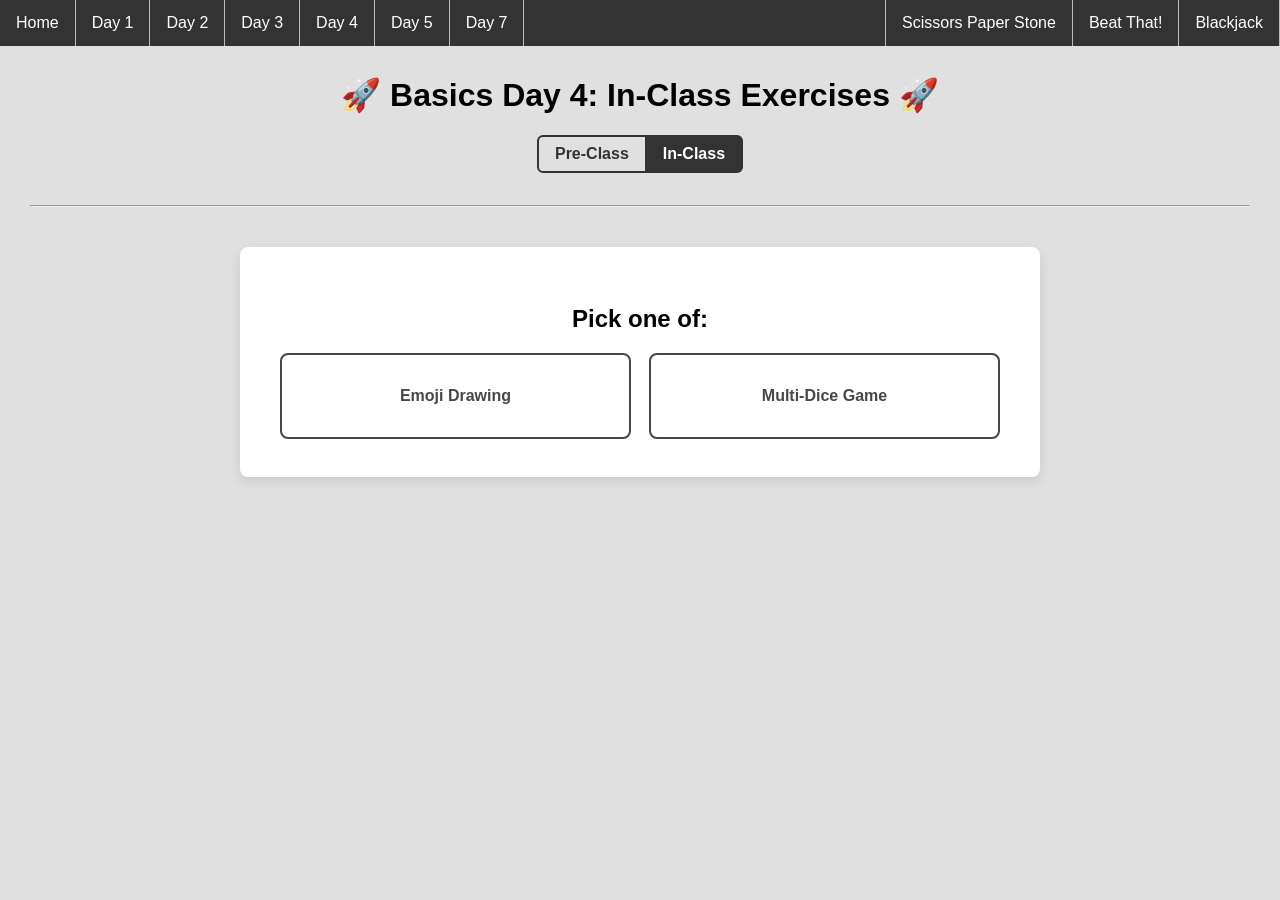
<file: day04-loops/in-class/index.html>
<!--  All HTML files begin with the following line: -->
<!DOCTYPE html>
<!-- This indicates that the rest of the lines that follow are to be interpreted as HTML. It tells the browser about what document type to expect. -->

<!-- All text enclosed in angled brackets are known as HTML element tags. There are usually, but not always, starting and closing element "tags", each representing a HTML element.
The <html> element is known as the root element of a HTML page. All other elements are encased within it. -->
<html>
  <!-- The <head> element contains meta information about the HTML page, information that is not rendered or displayed by the browser -->
  <head>
    <!-- The meta tag defines meta information in the HTML document. In this case, we are defining the charset. UTF-8 allows us to use emojis in the CodeSandbox environment -->
    <meta charset="UTF-8" />
    <!-- The <title> element specifies a title for the HTML page (which is shown in the browser's title bar or in the page's tab) and is the default name given to a bookmark of a webpage. -->
    <title>Basics</title>
    <!-- The <link> element specifies a relationship between this HTML page and an external resource, namely the styles.css file here. For the syntax '../../' in '../../styles.css', we are referring to the styles.css file (in the main directory) found 2 folders above the current one. In this case, we are linking a stylesheet which is a CSS file containing information relating to the layout and style of the webpage. The syntax within the styles.css file is also referred to as CSS - Cascading Style Sheets. -->
    <link rel="stylesheet" href="../../styles.css" />
  </head>

  <!-- The <body> element defines the document's body, and is a container for all the visible contents that will be rendered by the browser.  -->
  <body>
    <!-- The <nav> tag semantically defines a set of navigation links. It doesn't have many properties different from a <div>, and exists purely for semantic naming. -->
    <nav>
      <!-- The <ul> tag represents an unordered list, where items in the list are rendered on a vertical bulleted list. While we are listing the days of the exercises on this navbar, we are positioning them horizontally without the bullets. This is done using CSS, and you can preview the syntax in styles.css (do a search for "nav ul"). -->
      <ul>
        <li>
          <!-- An <a> tag defines a hyperlink, linking one page to another. The page to link to will be added to the "href" property of the tag. -->
          <a href="../../index.html">Home</a>
        </li>
        <li>
          <!-- An <a> tag defines a hyperlink, linking one page to another. The page to link to will be added to the "href" property of the tag. -->
          <a
            href="../../day01-data-manipulation-and-functions/in-class/index.html"
            >Day 1</a
          >
        </li>
        <li>
          <a
            href="../../day02-if-statements-boolean-operators/in-class/index.html"
            >Day 2</a
          >
        </li>
        <li>
          <a href="../../day03-program-state/in-class/index.html">Day 3</a>
        </li>
        <li>
          <a href="../../day04-loops/in-class/index.html">Day 4</a>
        </li>
        <li>
          <a href="../../day05-mad-libs/in-class/index.html">Day 5</a>
        </li>
        <li>
          <a href="../../day07-moar-cards/in-class/index.html">Day 7</a>
        </li>
        <li class="project">
          <a href="../../project3-blackjack/index.html">Blackjack</a>
        </li>
        <li class="project">
          <a href="../../project2-beat-that/index.html">Beat That!</a>
        </li>
        <li class="project">
          <a href="../../project1-sps/index.html">Scissors Paper Stone</a>
        </li>
      </ul>
    </nav>
    <!-- The <h1> element defines a large heading. There are 6 pre-set header elements, <h1> to <h6> -->
    <h1 id="header">🚀 Basics Day 4: In-Class Exercises 🚀</h1>
    <div class="flex justify-content-center">
      <div class="button-group">
        <a href="../pre-class/index.html" class="button-group-button"
          >Pre-Class</a
        >
        <a href="../in-class/index.html" class="active button-group-button"
          >In-Class</a
        >
      </div>
    </div>
    <!-- The <hr> tag represents a horizontal rule. It is used if you want to add line dividers across your page. -->
    <hr />
    <!-- The <div> tag defines a division or a section in an HTML document, and is commonly use as a "container" for nested HTML elements. -->
    <div class="container">
      <h2 class="text-center">Pick one of:</h2>
      <div class="ice-double">
        <a href="index_emoji.html">Emoji Drawing</a>
        <a href="index_dice.html">Multi-Dice Game</a>
      </div>
    </div>
  </body>
</html>
</file>
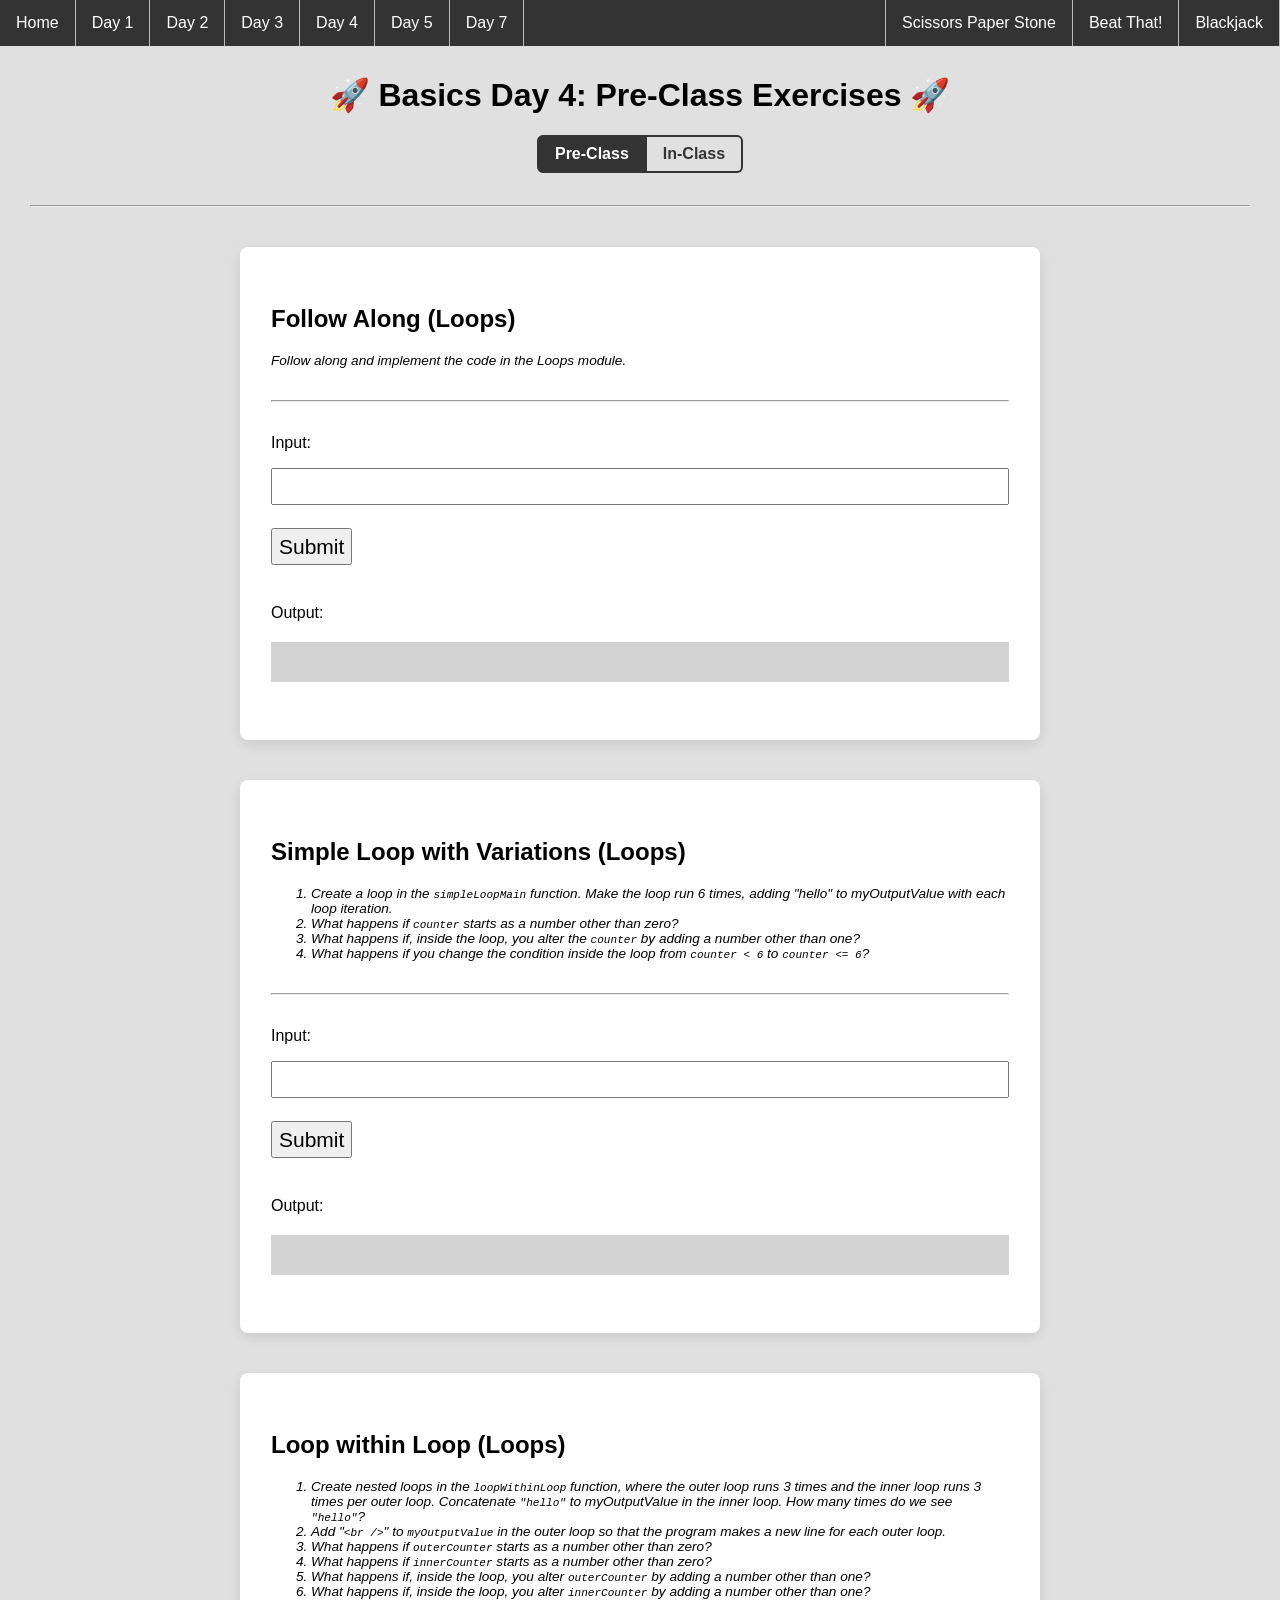
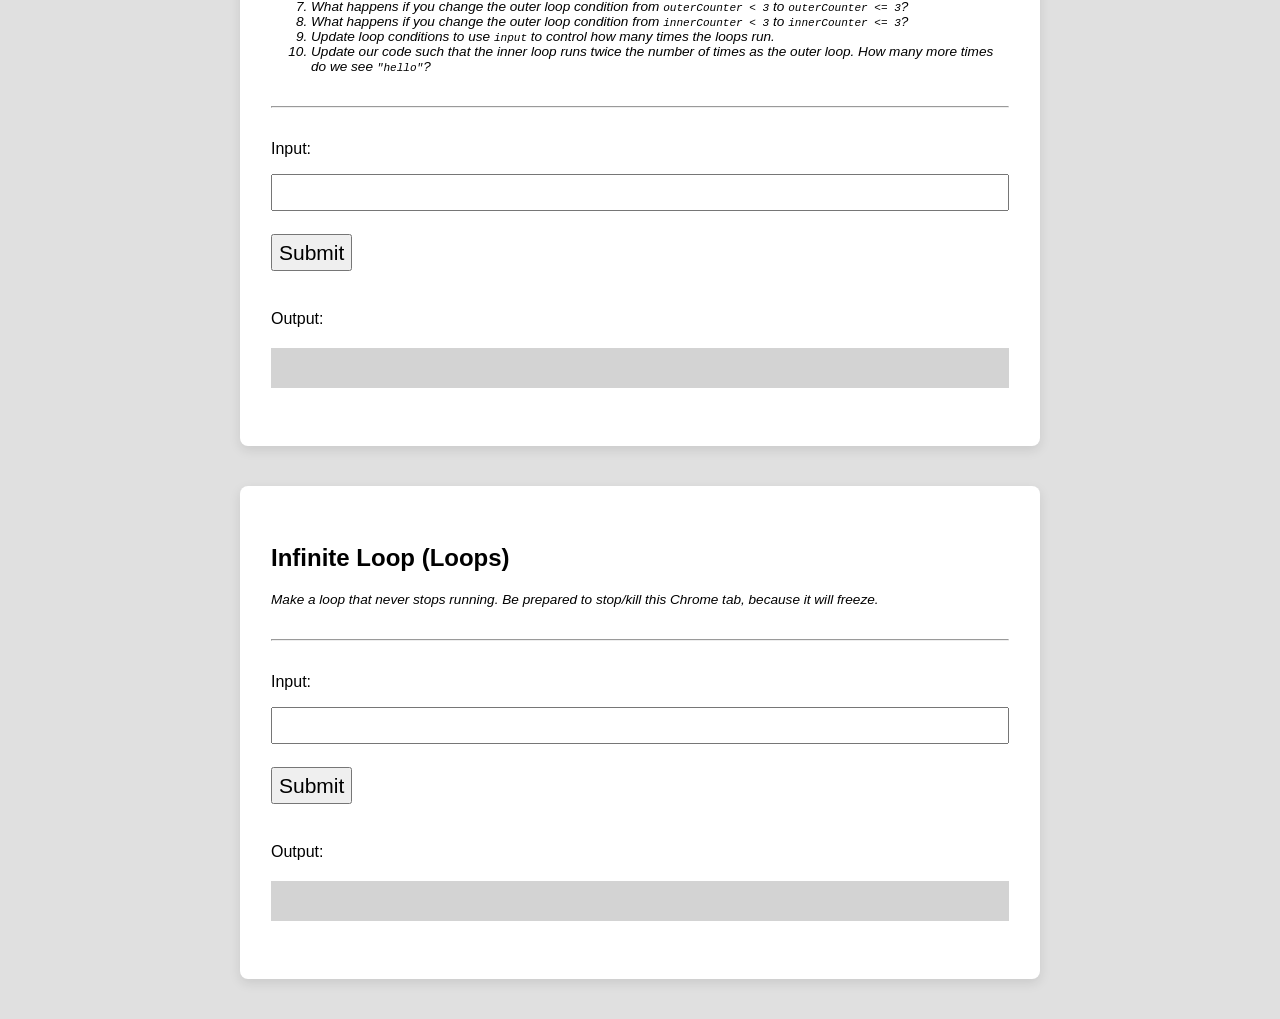
<file: day04-loops/pre-class/index.html>
<!--  All HTML files begin with the following line: -->
<!DOCTYPE html>
<!-- This indicates that the rest of the lines that follow are to be interpreted as HTML. It tells the browser about what document type to expect. -->

<!-- All text enclosed in angled brackets are known as HTML element tags. There are usually, but not always, starting and closing element "tags", each representing a HTML element.
The <html> element is known as the root element of a HTML page. All other elements are encased within it. -->
<html>
  <!-- The <head> element contains meta information about the HTML page, information that is not rendered or displayed by the browser -->
  <head>
    <!-- The meta tag defines meta information in the HTML document. In this case, we are defining the charset. UTF-8 allows us to use emojis in the CodeSandbox environment -->
    <meta charset="UTF-8" />
    <!-- The <title> element specifies a title for the HTML page (which is shown in the browser's title bar or in the page's tab) and is the default name given to a bookmark of a webpage. -->
    <title>Basics</title>
    <!-- The <link> element specifies a relationship between this HTML page and an external resource, namely the styles.css file here. For the syntax '../../' in '../../styles.css', we are referring to the styles.css file (in the main directory) found 2 folders above the current one. In this case, we are linking a stylesheet which is a CSS file containing information relating to the layout and style of the webpage. The syntax within the styles.css file is also referred to as CSS - Cascading Style Sheets. -->
    <link rel="stylesheet" href="../../styles.css" />
  </head>

  <!-- The <body> element defines the document's body, and is a container for all the visible contents that will be rendered by the browser.  -->
  <body>
    <!-- The <nav> tag semantically defines a set of navigation links. It doesn't have many properties different from a <div>, and exists purely for semantic naming. -->
    <nav>
      <!-- The <ul> tag represents an unordered list, where items in the list are rendered on a vertical bulleted list. While we are listing the days of the exercises on this navbar, we are positioning them horizontally without the bullets. This is done using CSS, and you can preview the syntax in styles.css (do a search for "nav ul"). -->
      <ul>
        <li>
          <!-- An <a> tag defines a hyperlink, linking one page to another. The page to link to will be added to the "href" property of the tag. -->
          <a href="../../index.html">Home</a>
        </li>
        <li>
          <!-- An <a> tag defines a hyperlink, linking one page to another. The page to link to will be added to the "href" property of the tag. -->
          <a
            href="../../day01-data-manipulation-and-functions/in-class/index.html"
            >Day 1</a
          >
        </li>
        <li>
          <a
            href="../../day02-if-statements-boolean-operators/in-class/index.html"
            >Day 2</a
          >
        </li>
        <li>
          <a href="../../day03-program-state/in-class/index.html">Day 3</a>
        </li>
        <li>
          <a href="../../day04-loops/in-class/index.html">Day 4</a>
        </li>
        <li>
          <a href="../../day05-mad-libs/in-class/index.html">Day 5</a>
        </li>
        <li>
          <a href="../../day07-moar-cards/in-class/index.html">Day 7</a>
        </li>
        <li class="project">
          <a href="../../project3-blackjack/index.html">Blackjack</a>
        </li>
        <li class="project">
          <a href="../../project2-beat-that/index.html">Beat That!</a>
        </li>
        <li class="project">
          <a href="../../project1-sps/index.html">Scissors Paper Stone</a>
        </li>
      </ul>
    </nav>
    <!-- The <h1> element defines a large heading. There are 6 pre-set header elements, <h1> to <h6> -->
    <h1 id="header">🚀 Basics Day 4: Pre-Class Exercises 🚀</h1>
    <div class="flex justify-content-center">
      <div class="button-group">
        <a href="../pre-class/index.html" class="active button-group-button"
          >Pre-Class</a
        >
        <a href="../in-class/index.html" class="button-group-button"
          >In-Class</a
        >
      </div>
    </div>
    <!-- The <hr> tag represents a horizontal rule. It is used if you want to add line dividers across your page. -->
    <hr />
    <!-- The <div> tag defines a division or a section in an HTML document, and is commonly use as a "container" for nested HTML elements. -->
    <div class="container">
      <h2>Follow Along (Loops)</h2>
      <div class="instructions-text">
        <p>Follow along and implement the code in the Loops module.</p>
      </div>
      <!-- The <hr> tag represents a horizontal rule. It is used if you want to add line dividers across your page. -->
      <hr />
      <!-- The <p> tag defines a paragraph element. -->
      <p>Input:</p>
      <!-- The self-closing <input /> tag represents a field for a user to enter input. -->
      <input id="follow-along-input-field" />
      <!-- The self-closing <br /> tag represents a line break - a line's worth of spacing before dispalying the next element. -->
      <br />
      <!-- The <button> tag represents.. you guessed it! a button. -->
      <button id="follow-along-submit-button">Submit</button>
      <p>Output:</p>
      <div class="output-div" id="follow-along-output-div"></div>
    </div>
    <!-- The <div> tag defines a division or a section in an HTML document, and is commonly use as a "container" for nested HTML elements. -->
    <div class="container">
      <h2>Simple Loop with Variations (Loops)</h2>
      <div class="instructions-text">
        <!-- The <ol> tag represents an ordered list, where items in the list can be ordered numerically. -->
        <ol>
          <!-- The <li> tag represents a list item, which has to be contained in an ordered list (<ol>) or an unordered list (<ul>). -->
          <li>
            Create a loop in the <code>simpleLoopMain</code> function. Make the
            loop run 6 times, adding "hello" to myOutputValue with each loop
            iteration.
          </li>
          <li>
            What happens if <code>counter</code> starts as a number other than
            zero?
          </li>
          <li>
            What happens if, inside the loop, you alter the
            <code>counter</code> by adding a number other than one?
          </li>
          <li>
            What happens if you change the condition inside the loop from
            <code>counter &lt; 6</code> to <code>counter &lt;= 6</code>?
          </li>
        </ol>
      </div>
      <!-- The <hr> tag represents a horizontal rule. It is used if you want to add line dividers across your page. -->
      <hr />
      <!-- The <p> tag defines a paragraph element. -->
      <p>Input:</p>
      <!-- The self-closing <input /> tag represents a field for a user to enter input. -->
      <input id="simple-loop-input-field" />
      <!-- The self-closing <br /> tag represents a line break - a line's worth of spacing before dispalying the next element. -->
      <br />
      <!-- The <button> tag represents.. you guessed it! a button. -->
      <button id="simple-loop-submit-button">Submit</button>
      <p>Output:</p>
      <div class="output-div" id="simple-loop-output-div"></div>
    </div>
    <!-- The <div> tag defines a division or a section in an HTML document, and is commonly use as a "container" for nested HTML elements. -->
    <div class="container">
      <h2>Loop within Loop (Loops)</h2>
      <div class="instructions-text">
        <!-- The <ol> tag represents an ordered list, where items in the list can be ordered numerically. -->
        <ol>
          <!-- The <li> tag represents a list item, which has to be contained in an ordered list (<ol>) or an unordered list (<ul>). -->
          <li>
            Create nested loops in the <code>loopWithinLoop</code> function,
            where the outer loop runs 3 times and the inner loop runs 3 times
            per outer loop. Concatenate <code>"hello"</code> to myOutputValue in
            the inner loop. How many times do we see <code>"hello"</code>?
          </li>
          <li>
            Add "<code>&lt;br /&gt;</code>" to <code>myOutputValue</code> in the
            outer loop so that the program makes a new line for each outer loop.
          </li>
          <li>
            What happens if <code>outerCounter</code> starts as a number other
            than zero?
          </li>
          <li>
            What happens if <code>innerCounter</code> starts as a number other
            than zero?
          </li>
          <li>
            What happens if, inside the loop, you alter
            <code>outerCounter</code> by adding a number other than one?
          </li>
          <li>
            What happens if, inside the loop, you alter
            <code>innerCounter</code> by adding a number other than one?
          </li>
          <li>
            What happens if you change the outer loop condition from
            <code>outerCounter &lt; 3</code> to
            <code>outerCounter &lt;= 3</code>?
          </li>
          <li>
            What happens if you change the outer loop condition from
            <code>innerCounter &lt; 3</code> to
            <code>innerCounter &lt;= 3</code>?
          </li>
          <li>
            Update loop conditions to use <code>input</code> to control how many
            times the loops run.
          </li>
          <li>
            Update our code such that the inner loop runs twice the number of
            times as the outer loop. How many more times do we see
            <code>"hello"</code>?
          </li>
        </ol>
      </div>
      <!-- The <hr> tag represents a horizontal rule. It is used if you want to add line dividers across your page. -->
      <hr />
      <!-- The <p> tag defines a paragraph element. -->
      <p>Input:</p>
      <!-- The self-closing <input /> tag represents a field for a user to enter input. -->
      <input id="loop-within-loop-input-field" />
      <!-- The self-closing <br /> tag represents a line break - a line's worth of spacing before dispalying the next element. -->
      <br />
      <!-- The <button> tag represents.. you guessed it! a button. -->
      <button id="loop-within-loop-submit-button">Submit</button>
      <p>Output:</p>
      <div class="output-div" id="loop-within-loop-output-div"></div>
    </div>
    <!-- The <div> tag defines a division or a section in an HTML document, and is commonly use as a "container" for nested HTML elements. -->
    <div class="container">
      <h2>Infinite Loop (Loops)</h2>
      <div class="instructions-text">
        <p>
          Make a loop that never stops running. Be prepared to stop/kill this
          Chrome tab, because it will freeze.
        </p>
      </div>
      <!-- The <hr> tag represents a horizontal rule. It is used if you want to add line dividers across your page. -->
      <hr />
      <!-- The <p> tag defines a paragraph element. -->
      <p>Input:</p>
      <!-- The self-closing <input /> tag represents a field for a user to enter input. -->
      <input id="infinite-loop-input-field" />
      <!-- The self-closing <br /> tag represents a line break - a line's worth of spacing before dispalying the next element. -->
      <br />
      <!-- The <button> tag represents.. you guessed it! a button. -->
      <button id="infinite-loop-submit-button">Submit</button>
      <p>Output:</p>
      <div class="output-div" id="infinite-loop-output-div"></div>
    </div>
    <!-- Everything below this is incorporating JavaScript programming logic into the webpage. -->
    <!-- The script tag encloses JavaScript syntax for the browser to interpret programtically -->
    <!-- The following line imports all code written in the script.js file -->
    <script src="script.js"></script>
    <!-- Define button click functionality -->
    <script>
      // Declare and define variables that represents the Submit Button for each exercise
      var followAlongButton = document.querySelector(
        "#follow-along-submit-button"
      );
      var simpleLoopButton = document.querySelector(
        "#simple-loop-submit-button"
      );
      var loopWithinLoopButton = document.querySelector(
        "#loop-within-loop-submit-button"
      );
      var infiniteLoopButton = document.querySelector(
        "#infinite-loop-submit-button"
      );

      // When the submit button is clicked, access the text entered by the user in the input field
      // And pass it as an input parameter to the main function as defined in script.js
      followAlongButton.addEventListener("click", function () {
        // Set result to input value
        var input = document.querySelector("#follow-along-input-field");
        // Store the output of the main function in a new variable
        var result = followAlongMain(input.value);

        // Display result in output element
        var output = document.querySelector("#follow-along-output-div");
        output.innerHTML = result;

        // Reset input value
        input.value = "";
      });

      simpleLoopButton.addEventListener("click", function () {
        // Set result to input value
        var input = document.querySelector("#simple-loop-input-field");
        // Store the output of the main function in a new variable
        var result = simpleLoopMain(input.value);

        // Display result in output element
        var output = document.querySelector("#simple-loop-output-div");
        output.innerHTML = result;

        // Reset input value
        input.value = "";
      });

      loopWithinLoopButton.addEventListener("click", function () {
        // Set result to input value
        var input = document.querySelector("#loop-within-loop-input-field");
        // Store the output of the main function in a new variable
        var result = loopWithinLoopMain(input.value);

        // Display result in output element
        var output = document.querySelector("#loop-within-loop-output-div");
        output.innerHTML = result;

        // Reset input value
        input.value = "";
      });

      infiniteLoopButton.addEventListener("click", function () {
        // Set result to input value
        var input = document.querySelector("#infinite-loop-input-field");
        // Store the output of the main function in a new variable
        var result = infiniteLoopMain(input.value);

        // Display result in output element
        var output = document.querySelector("#infinite-loop-output-div");
        output.innerHTML = result;

        // Reset input value
        input.value = "";
      });
    </script>
  </body>
</html>
</file>
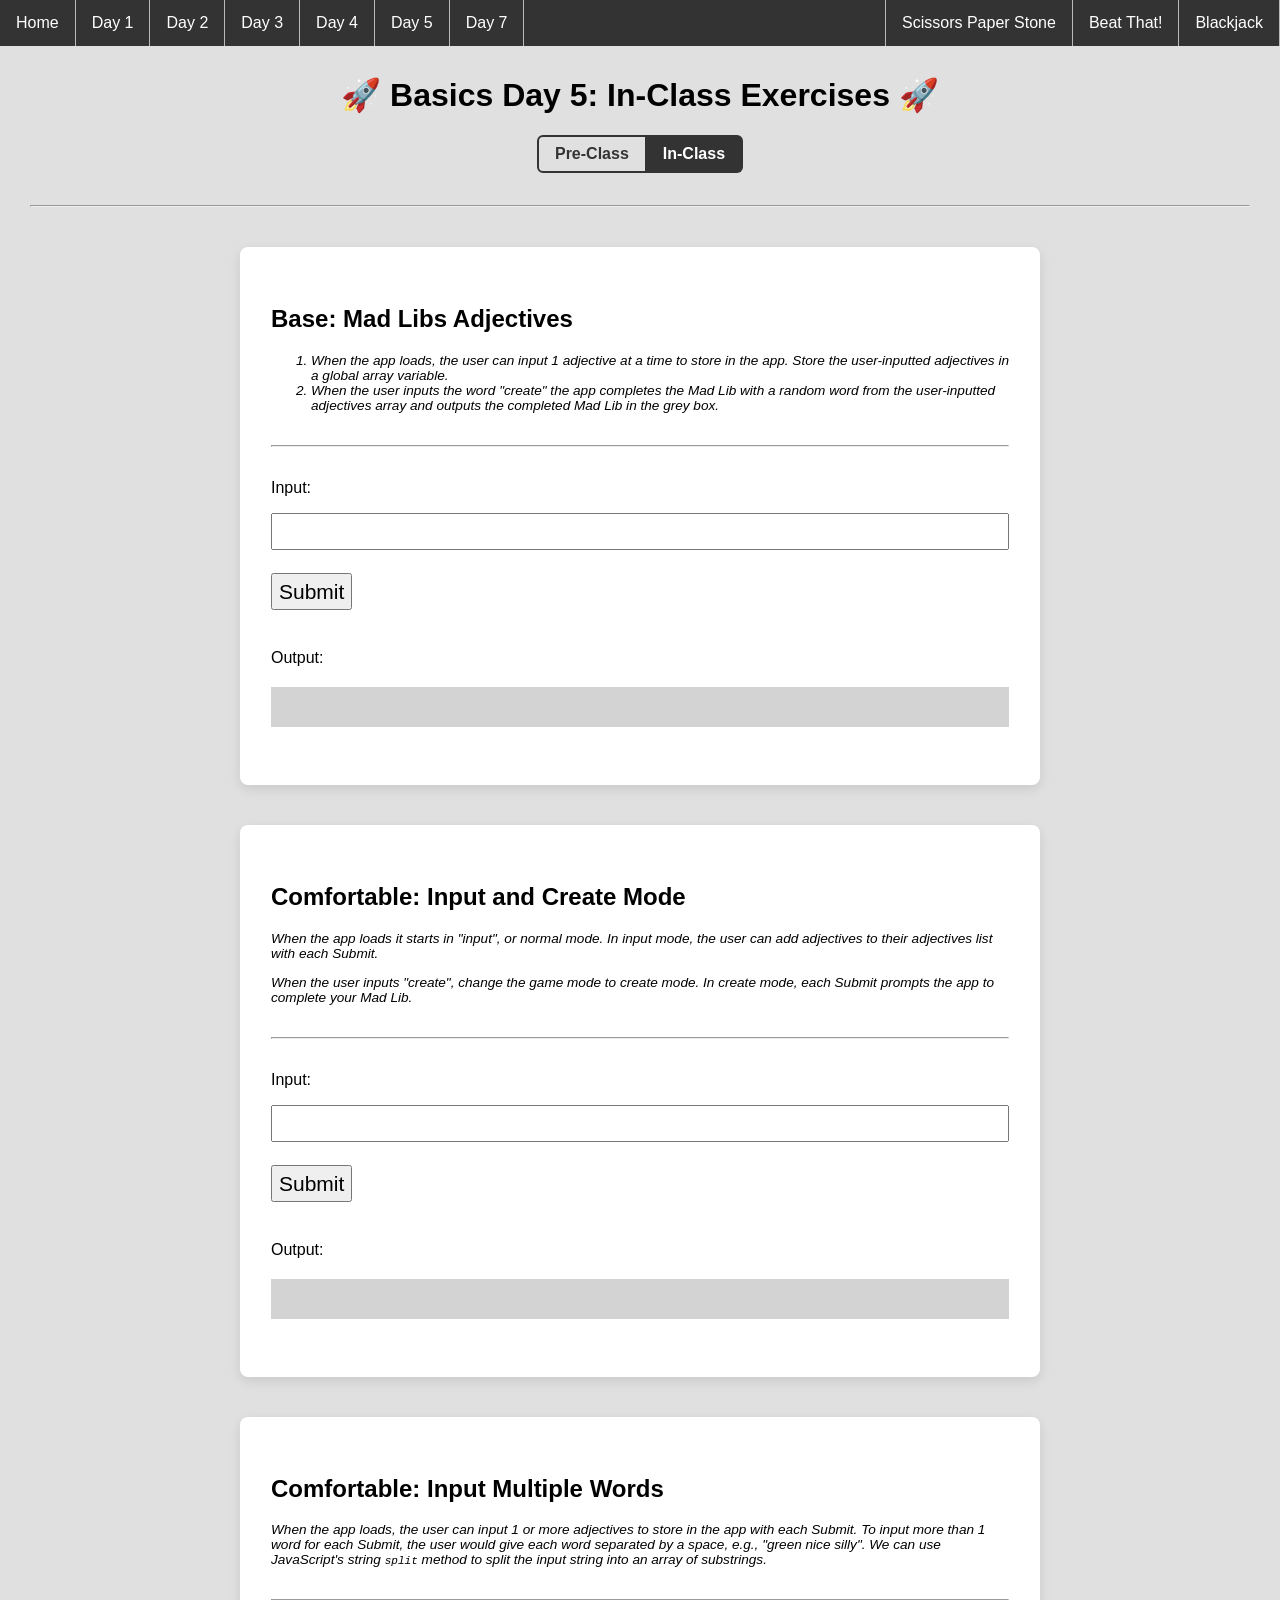
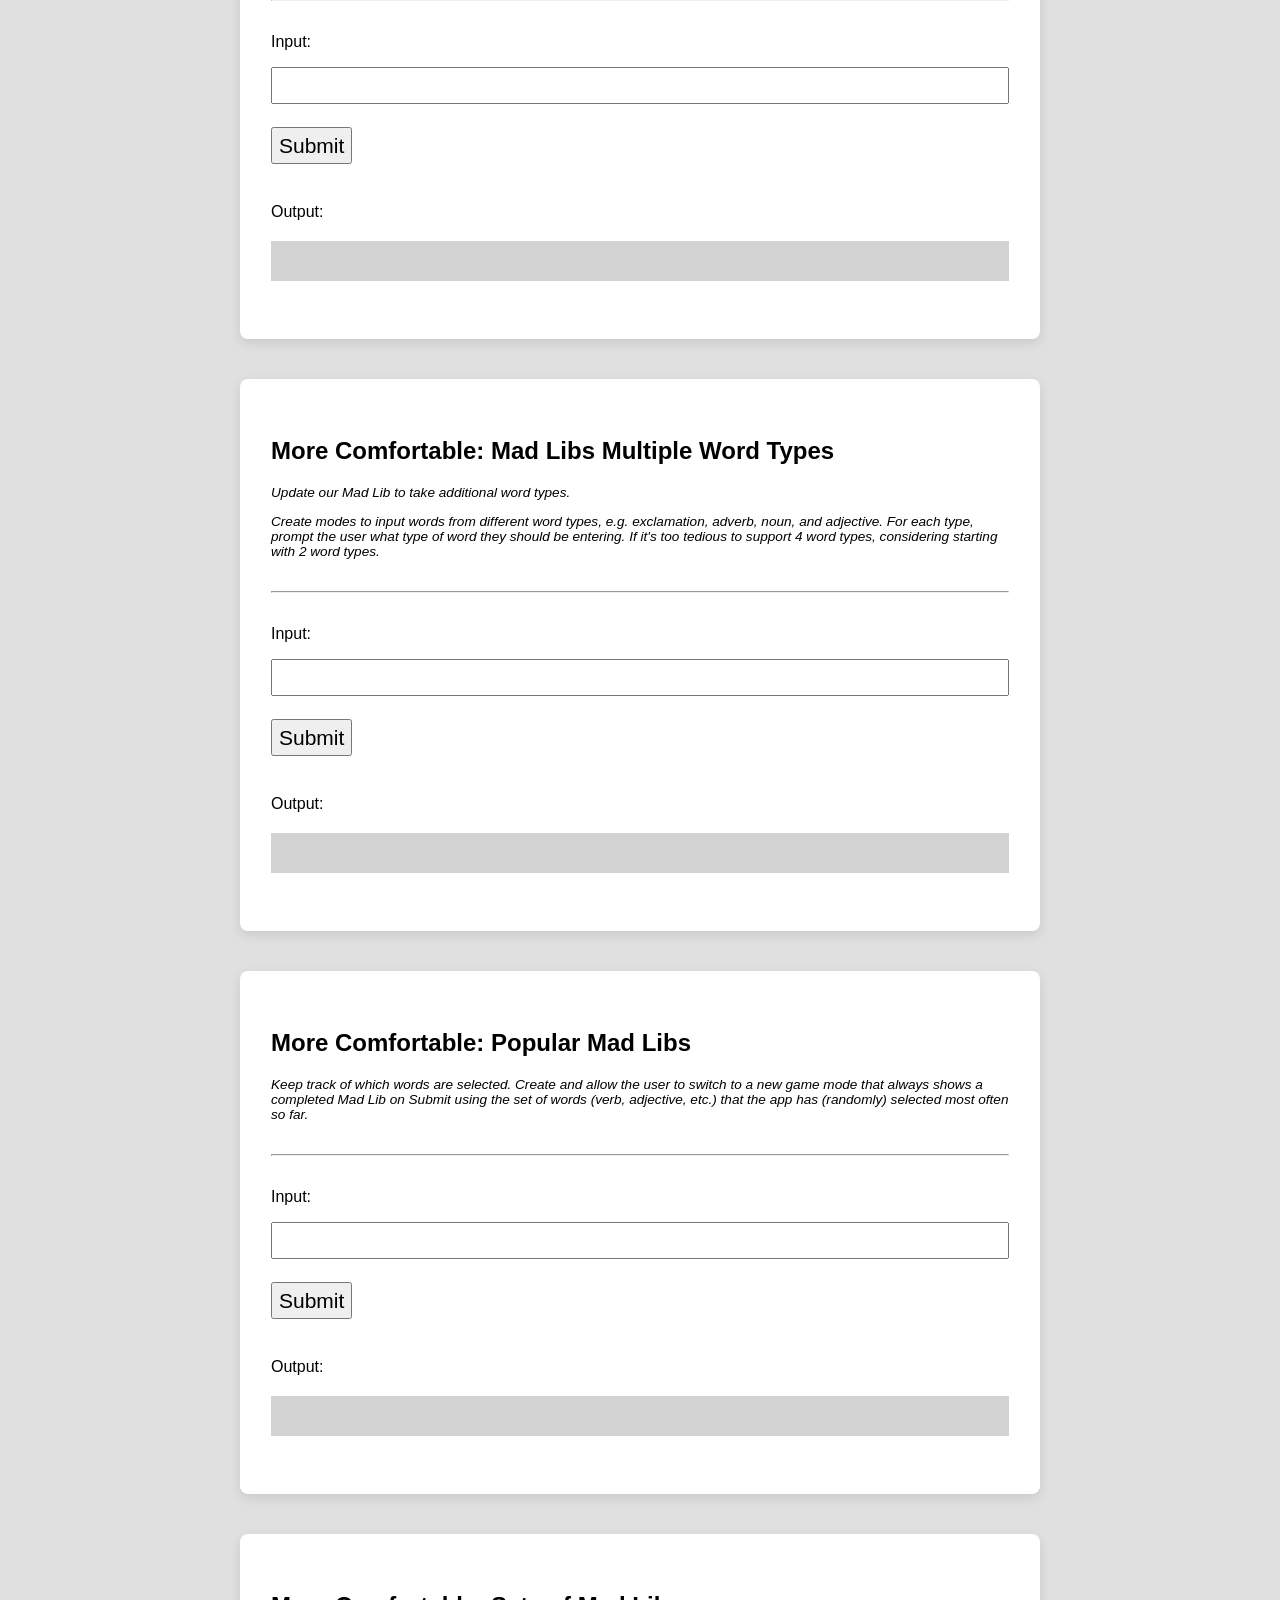
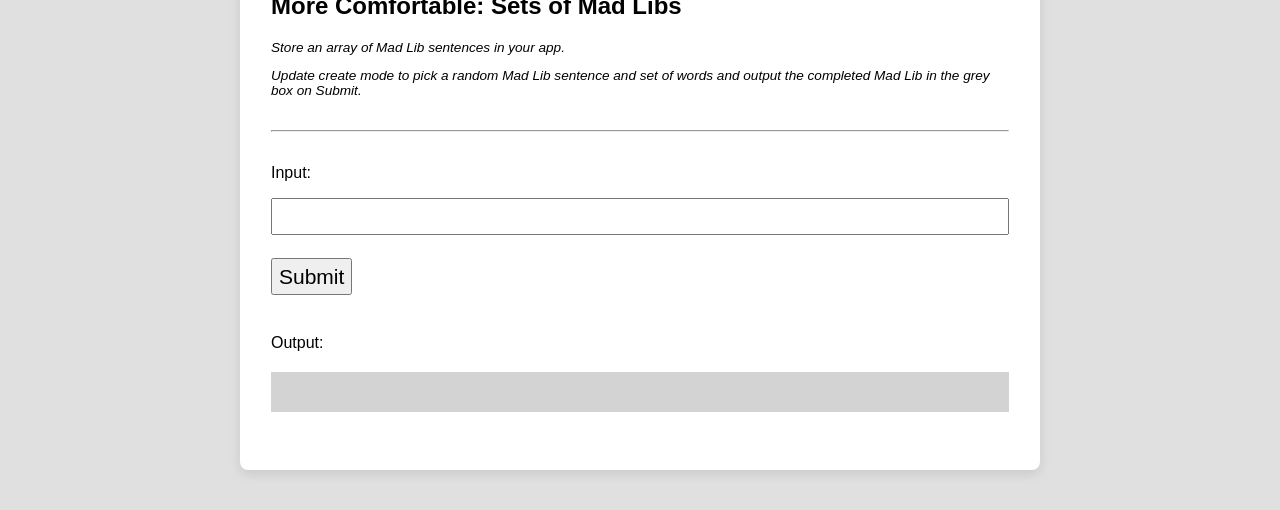
<file: day05-mad-libs/in-class/index.html>
<!--  All HTML files begin with the following line: -->
<!DOCTYPE html>
<!-- This indicates that the rest of the lines that follow are to be interpreted as HTML. It tells the browser about what document type to expect. -->

<!-- All text enclosed in angled brackets are known as HTML element tags. There are usually, but not always, starting and closing element "tags", each representing a HTML element.
The <html> element is known as the root element of a HTML page. All other elements are encased within it. -->
<html>
  <!-- The <head> element contains meta information about the HTML page, information that is not rendered or displayed by the browser -->
  <head>
    <!-- The meta tag defines meta information in the HTML document. In this case, we are defining the charset. UTF-8 allows us to use emojis in the CodeSandbox environment -->
    <meta charset="UTF-8" />
    <!-- The <title> element specifies a title for the HTML page (which is shown in the browser's title bar or in the page's tab) and is the default name given to a bookmark of a webpage. -->
    <title>Basics</title>
    <!-- The <link> element specifies a relationship between this HTML page and an external resource, namely the styles.css file here. For the syntax '../../' in '../../styles.css', we are referring to the styles.css file (in the main directory) found 2 folders above the current one. In this case, we are linking a stylesheet which is a CSS file containing information relating to the layout and style of the webpage. The syntax within the styles.css file is also referred to as CSS - Cascading Style Sheets. -->
    <link rel="stylesheet" href="../../styles.css" />
  </head>

  <!-- The <body> element defines the document's body, and is a container for all the visible contents that will be rendered by the browser.  -->
  <body>
    <!-- The <nav> tag semantically defines a set of navigation links. It doesn't have many properties different from a <div>, and exists purely for semantic naming. -->
    <nav>
      <!-- The <ul> tag represents an unordered list, where items in the list are rendered on a vertical bulleted list. While we are listing the days of the exercises on this navbar, we are positioning them horizontally without the bullets. This is done using CSS, and you can preview the syntax in styles.css (do a search for "nav ul"). -->
      <ul>
        <li>
          <!-- An <a> tag defines a hyperlink, linking one page to another. The page to link to will be added to the "href" property of the tag. -->
          <a href="../../index.html">Home</a>
        </li>
        <li>
          <!-- An <a> tag defines a hyperlink, linking one page to another. The page to link to will be added to the "href" property of the tag. -->
          <a
            href="../../day01-data-manipulation-and-functions/in-class/index.html"
            >Day 1</a
          >
        </li>
        <li>
          <a
            href="../../day02-if-statements-boolean-operators/in-class/index.html"
            >Day 2</a
          >
        </li>
        <li>
          <a href="../../day03-program-state/in-class/index.html">Day 3</a>
        </li>
        <li>
          <a href="../../day04-loops/in-class/index.html">Day 4</a>
        </li>
        <li>
          <a href="../../day05-mad-libs/in-class/index.html">Day 5</a>
        </li>
        <li>
          <a href="../../day07-moar-cards/in-class/index.html">Day 7</a>
        </li>
        <li class="project">
          <a href="../../project3-blackjack/index.html">Blackjack</a>
        </li>
        <li class="project">
          <a href="../../project2-beat-that/index.html">Beat That!</a>
        </li>
        <li class="project">
          <a href="../../project1-sps/index.html">Scissors Paper Stone</a>
        </li>
      </ul>
    </nav>
    <!-- The <h1> element defines a large heading. There are 6 pre-set header elements, <h1> to <h6> -->
    <h1 id="header">🚀 Basics Day 5: In-Class Exercises 🚀</h1>
    <div class="flex justify-content-center">
      <div class="button-group">
        <a href="../pre-class/index.html" class="button-group-button"
          >Pre-Class</a
        >
        <a href="../in-class/index.html" class="active button-group-button"
          >In-Class</a
        >
      </div>
    </div>
    <!-- The <hr> tag represents a horizontal rule. It is used if you want to add line dividers across your page. -->
    <hr />
    <!-- The <div> tag defines a division or a section in an HTML document, and is commonly use as a "container" for nested HTML elements. -->
    <div class="container">
      <h2>Base: Mad Libs Adjectives</h2>
      <div class="instructions-text">
        <!-- The <ol> tag represents an ordered list, where items in the list can be ordered numerically. -->
        <ol>
          <!-- The <li> tag represents a list item, which has to be contained in an ordered list (<ol>) or an unordered list (<ul>). -->
          <li>
            When the app loads, the user can input 1 adjective at a time to
            store in the app. Store the user-inputted adjectives in a global
            array variable.
          </li>
          <li>
            When the user inputs the word "create" the app completes the Mad Lib
            with a random word from the user-inputted adjectives array and
            outputs the completed Mad Lib in the grey box.
          </li>
        </ol>
      </div>
      <!-- The <hr> tag represents a horizontal rule. It is used if you want to add line dividers across your page. -->
      <hr />
      <!-- The <p> tag defines a paragraph element. -->
      <p>Input:</p>
      <!-- The self-closing <input /> tag represents a field for a user to enter input. -->
      <input id="mad-libs-adjectives-input-field" />
      <!-- The self-closing <br /> tag represents a line break - a line's worth of spacing before dispalying the next element. -->
      <br />
      <!-- The <button> tag represents.. you guessed it! a button. -->
      <button id="mad-libs-adjectives-submit-button">Submit</button>
      <p>Output:</p>
      <div class="output-div" id="mad-libs-adjectives-output-div"></div>
    </div>
    <!-- The <div> tag defines a division or a section in an HTML document, and is commonly use as a "container" for nested HTML elements. -->
    <div class="container">
      <h2>Comfortable: Input and Create Mode</h2>
      <div class="instructions-text">
        <p>
          When the app loads it starts in "input", or normal mode. In input
          mode, the user can add adjectives to their adjectives list with each
          Submit.
        </p>
        <p>
          When the user inputs "create", change the game mode to create mode. In
          create mode, each Submit prompts the app to complete your Mad Lib.
        </p>
      </div>
      <!-- The <hr> tag represents a horizontal rule. It is used if you want to add line dividers across your page. -->
      <hr />
      <!-- The <p> tag defines a paragraph element. -->
      <p>Input:</p>
      <!-- The self-closing <input /> tag represents a field for a user to enter input. -->
      <input id="mad-libs-input-create-input-field" />
      <!-- The self-closing <br /> tag represents a line break - a line's worth of spacing before dispalying the next element. -->
      <br />
      <!-- The <button> tag represents.. you guessed it! a button. -->
      <button id="mad-libs-input-create-submit-button">Submit</button>
      <p>Output:</p>
      <div class="output-div" id="mad-libs-input-create-output-div"></div>
    </div>
    <!-- The <div> tag defines a division or a section in an HTML document, and is commonly use as a "container" for nested HTML elements. -->
    <div class="container">
      <h2>Comfortable: Input Multiple Words</h2>
      <div class="instructions-text">
        <p>
          When the app loads, the user can input 1 or more adjectives to store
          in the app with each Submit. To input more than 1 word for each
          Submit, the user would give each word separated by a space, e.g.,
          "green nice silly". We can use JavaScript's string
          <code>split</code> method to split the input string into an array of
          substrings.
        </p>
      </div>
      <!-- The <hr> tag represents a horizontal rule. It is used if you want to add line dividers across your page. -->
      <hr />
      <!-- The <p> tag defines a paragraph element. -->
      <p>Input:</p>
      <!-- The self-closing <input /> tag represents a field for a user to enter input. -->
      <input id="mad-libs-multiple-words-input-field" />
      <!-- The self-closing <br /> tag represents a line break - a line's worth of spacing before dispalying the next element. -->
      <br />
      <!-- The <button> tag represents.. you guessed it! a button. -->
      <button id="mad-libs-multiple-words-submit-button">Submit</button>
      <p>Output:</p>
      <div class="output-div" id="mad-libs-multiple-words-output-div"></div>
    </div>
    <!-- The <div> tag defines a division or a section in an HTML document, and is commonly use as a "container" for nested HTML elements. -->
    <div class="container">
      <h2>More Comfortable: Mad Libs Multiple Word Types</h2>
      <div class="instructions-text">
        <p>Update our Mad Lib to take additional word types.</p>
        <p>
          Create modes to input words from different word types, e.g.
          exclamation, adverb, noun, and adjective. For each type, prompt the
          user what type of word they should be entering. If it's too tedious to
          support 4 word types, considering starting with 2 word types.
        </p>
      </div>
      <!-- The <hr> tag represents a horizontal rule. It is used if you want to add line dividers across your page. -->
      <hr />
      <!-- The <p> tag defines a paragraph element. -->
      <p>Input:</p>
      <!-- The self-closing <input /> tag represents a field for a user to enter input. -->
      <input id="mad-libs-multiple-types-input-field" />
      <!-- The self-closing <br /> tag represents a line break - a line's worth of spacing before dispalying the next element. -->
      <br />
      <!-- The <button> tag represents.. you guessed it! a button. -->
      <button id="mad-libs-multiple-types-submit-button">Submit</button>
      <p>Output:</p>
      <div class="output-div" id="mad-libs-multiple-types-output-div"></div>
    </div>
    <!-- The <div> tag defines a division or a section in an HTML document, and is commonly use as a "container" for nested HTML elements. -->
    <div class="container">
      <h2>More Comfortable: Popular Mad Libs</h2>
      <div class="instructions-text">
        <p>
          Keep track of which words are selected. Create and allow the user to
          switch to a new game mode that always shows a completed Mad Lib on
          Submit using the set of words (verb, adjective, etc.) that the app has
          (randomly) selected most often so far.
        </p>
      </div>
      <!-- The <hr> tag represents a horizontal rule. It is used if you want to add line dividers across your page. -->
      <hr />
      <!-- The <p> tag defines a paragraph element. -->
      <p>Input:</p>
      <!-- The self-closing <input /> tag represents a field for a user to enter input. -->
      <input id="mad-libs-popular-input-field" />
      <!-- The self-closing <br /> tag represents a line break - a line's worth of spacing before dispalying the next element. -->
      <br />
      <!-- The <button> tag represents.. you guessed it! a button. -->
      <button id="mad-libs-popular-submit-button">Submit</button>
      <p>Output:</p>
      <div class="output-div" id="mad-libs-popular-output-div"></div>
    </div>

    <!-- The <div> tag defines a division or a section in an HTML document, and is commonly use as a "container" for nested HTML elements. -->
    <div class="container">
      <h2>More Comfortable: Sets of Mad Libs</h2>
      <div class="instructions-text">
        <p>Store an array of Mad Lib sentences in your app.</p>
        <p>
          Update create mode to pick a random Mad Lib sentence and set of words
          and output the completed Mad Lib in the grey box on Submit.
        </p>
      </div>
      <!-- The <hr> tag represents a horizontal rule. It is used if you want to add line dividers across your page. -->
      <hr />
      <!-- The <p> tag defines a paragraph element. -->
      <p>Input:</p>
      <!-- The self-closing <input /> tag represents a field for a user to enter input. -->
      <input id="mad-libs-sets-input-field" />
      <!-- The self-closing <br /> tag represents a line break - a line's worth of spacing before dispalying the next element. -->
      <br />
      <!-- The <button> tag represents.. you guessed it! a button. -->
      <button id="mad-libs-sets-submit-button">Submit</button>
      <p>Output:</p>
      <div class="output-div" id="mad-libs-sets-output-div"></div>
    </div>
    <!-- Everything below this is incorporating JavaScript programming logic into the webpage. -->
    <!-- The script tag encloses JavaScript syntax for the browser to interpret programtically -->
    <!-- The following line imports all code written in the script.js file -->
    <script src="script.js"></script>
    <!-- Define button click functionality -->
    <script>
      // Declare and define variables that represents the Submit Button for each exercise
      var madLibsAdjectivesButton = document.querySelector(
        "#mad-libs-adjectives-submit-button"
      );
      var madLibsPopularButton = document.querySelector(
        "#mad-libs-popular-submit-button"
      );
      var madLibsInputCreateButton = document.querySelector(
        "#mad-libs-input-create-submit-button"
      );
      var madLibsMultipleWordsButton = document.querySelector(
        "#mad-libs-multiple-words-submit-button"
      );
      var madLibsMultipleTypesButton = document.querySelector(
        "#mad-libs-multiple-types-submit-button"
      );
      var madLibsSetsButton = document.querySelector(
        "#mad-libs-sets-submit-button"
      );

      // When the submit button is clicked, access the text entered by the user in the input field
      // And pass it as an input parameter to the main function as defined in script.js
      madLibsAdjectivesButton.addEventListener("click", function () {
        // Set result to input value
        var input = document.querySelector("#mad-libs-adjectives-input-field");
        // Store the output of the main function in a new variable
        var result = madLibsAdjectivesMain(input.value);

        // Display result in output element
        var output = document.querySelector("#mad-libs-adjectives-output-div");
        output.innerHTML = result;

        // Reset input value
        input.value = "";
      });

      madLibsPopularButton.addEventListener("click", function () {
        // Set result to input value
        var input = document.querySelector("#mad-libs-popular-input-field");
        // Store the output of the main function in a new variable
        var result = madLibsPopularMain(input.value);

        // Display result in output element
        var output = document.querySelector("#mad-libs-popular-output-div");
        output.innerHTML = result;

        // Reset input value
        input.value = "";
      });

      madLibsInputCreateButton.addEventListener("click", function () {
        // Set result to input value
        var input = document.querySelector(
          "#mad-libs-input-create-input-field"
        );
        // Store the output of the main function in a new variable
        var result = madLibsInputCreateMain(input.value);

        // Display result in output element
        var output = document.querySelector(
          "#mad-libs-input-create-output-div"
        );
        output.innerHTML = result;

        // Reset input value
        input.value = "";
      });

      madLibsMultipleWordsButton.addEventListener("click", function () {
        // Set result to input value
        var input = document.querySelector(
          "#mad-libs-multiple-words-input-field"
        );
        // Store the output of the main function in a new variable
        var result = madLibsMultipleWordsMain(input.value);

        // Display result in output element
        var output = document.querySelector(
          "#mad-libs-multiple-words-output-div"
        );
        output.innerHTML = result;

        // Reset input value
        input.value = "";
      });

      madLibsMultipleTypesButton.addEventListener("click", function () {
        // Set result to input value
        var input = document.querySelector(
          "#mad-libs-multiple-types-input-field"
        );
        // Store the output of the main function in a new variable
        var result = madLibsMultipleTypesMain(input.value);

        // Display result in output element
        var output = document.querySelector(
          "#mad-libs-multiple-types-output-div"
        );
        output.innerHTML = result;

        // Reset input value
        input.value = "";
      });

      madLibsSetsButton.addEventListener("click", function () {
        // Set result to input value
        var input = document.querySelector("#mad-libs-sets-input-field");
        // Store the output of the main function in a new variable
        var result = madLibsSetsMain(input.value);

        // Display result in output element
        var output = document.querySelector("#mad-libs-sets-output-div");
        output.innerHTML = result;

        // Reset input value
        input.value = "";
      });
    </script>
  </body>
</html>
</file>
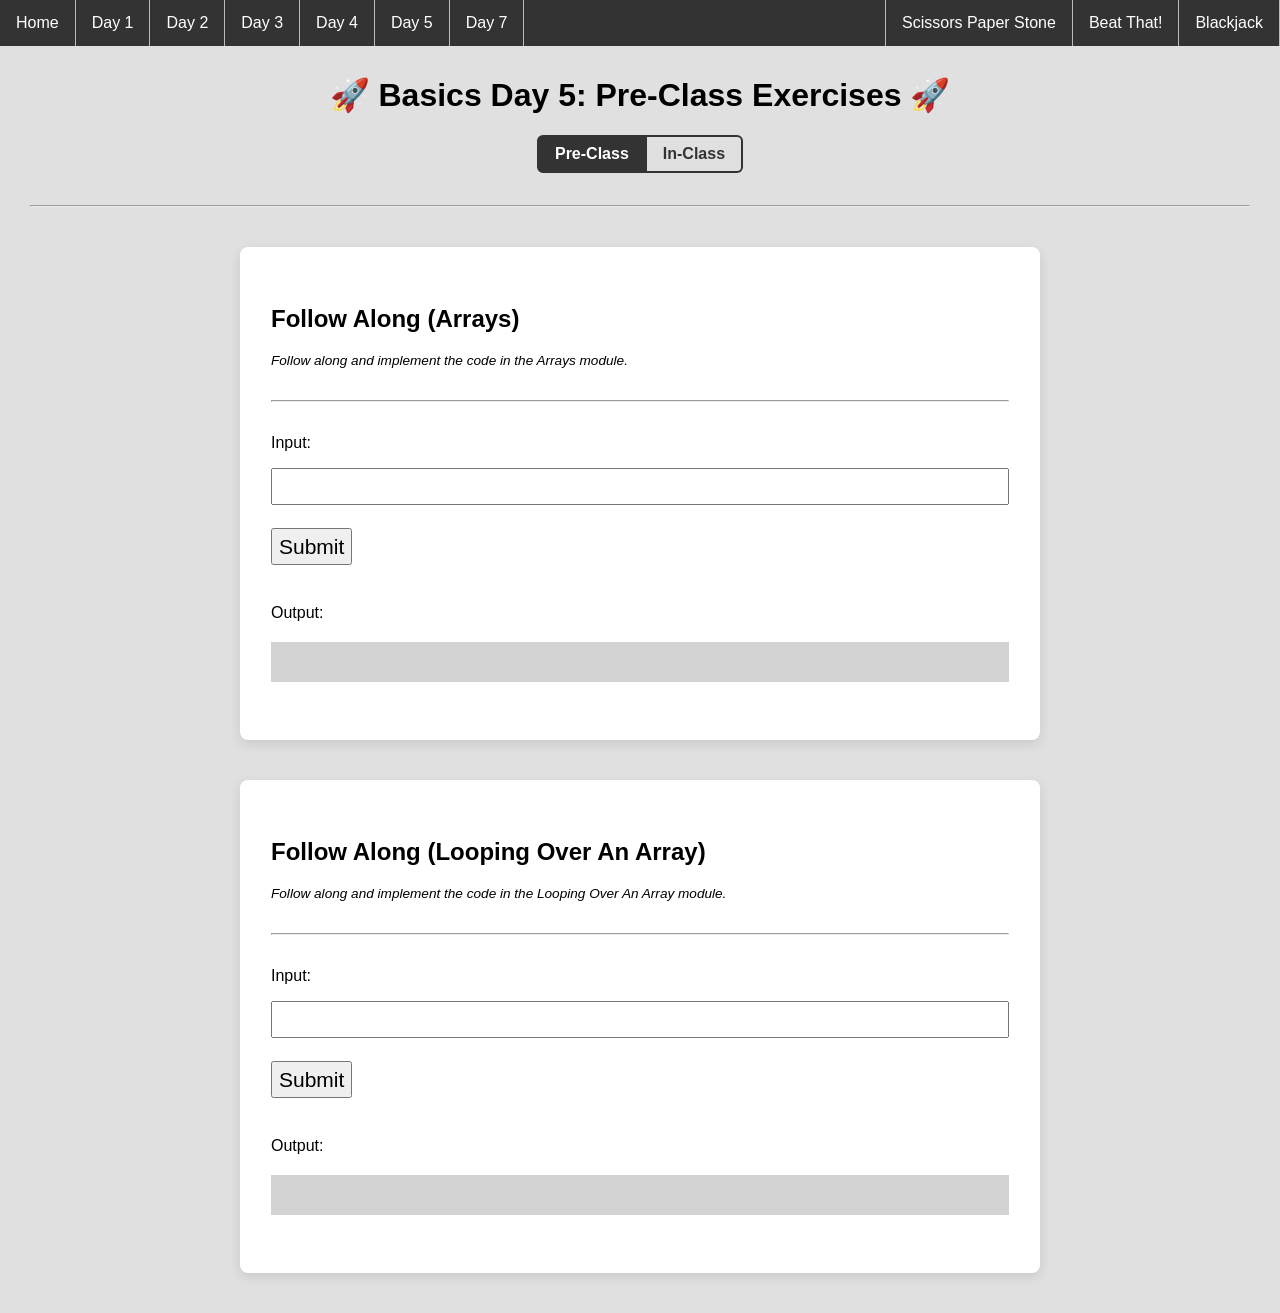
<file: day05-mad-libs/pre-class/index.html>
<!--  All HTML files begin with the following line: -->
<!DOCTYPE html>
<!-- This indicates that the rest of the lines that follow are to be interpreted as HTML. It tells the browser about what document type to expect. -->

<!-- All text enclosed in angled brackets are known as HTML element tags. There are usually, but not always, starting and closing element "tags", each representing a HTML element.
The <html> element is known as the root element of a HTML page. All other elements are encased within it. -->
<html>
  <!-- The <head> element contains meta information about the HTML page, information that is not rendered or displayed by the browser -->
  <head>
    <!-- The meta tag defines meta information in the HTML document. In this case, we are defining the charset. UTF-8 allows us to use emojis in the CodeSandbox environment -->
    <meta charset="UTF-8" />
    <!-- The <title> element specifies a title for the HTML page (which is shown in the browser's title bar or in the page's tab) and is the default name given to a bookmark of a webpage. -->
    <title>Basics</title>
    <!-- The <link> element specifies a relationship between this HTML page and an external resource, namely the styles.css file here. For the syntax '../../' in '../../styles.css', we are referring to the styles.css file (in the main directory) found 2 folders above the current one. In this case, we are linking a stylesheet which is a CSS file containing information relating to the layout and style of the webpage. The syntax within the styles.css file is also referred to as CSS - Cascading Style Sheets. -->
    <link rel="stylesheet" href="../../styles.css" />
  </head>

  <!-- The <body> element defines the document's body, and is a container for all the visible contents that will be rendered by the browser.  -->
  <body>
    <!-- The <nav> tag semantically defines a set of navigation links. It doesn't have many properties different from a <div>, and exists purely for semantic naming. -->
    <nav>
      <!-- The <ul> tag represents an unordered list, where items in the list are rendered on a vertical bulleted list. While we are listing the days of the exercises on this navbar, we are positioning them horizontally without the bullets. This is done using CSS, and you can preview the syntax in styles.css (do a search for "nav ul"). -->
      <ul>
        <li>
          <!-- An <a> tag defines a hyperlink, linking one page to another. The page to link to will be added to the "href" property of the tag. -->
          <a href="../../index.html">Home</a>
        </li>
        <li>
          <!-- An <a> tag defines a hyperlink, linking one page to another. The page to link to will be added to the "href" property of the tag. -->
          <a
            href="../../day01-data-manipulation-and-functions/in-class/index.html"
            >Day 1</a
          >
        </li>
        <li>
          <a
            href="../../day02-if-statements-boolean-operators/in-class/index.html"
            >Day 2</a
          >
        </li>
        <li>
          <a href="../../day03-program-state/in-class/index.html">Day 3</a>
        </li>
        <li>
          <a href="../../day04-loops/in-class/index.html">Day 4</a>
        </li>
        <li>
          <a href="../../day05-mad-libs/in-class/index.html">Day 5</a>
        </li>
        <li>
          <a href="../../day07-moar-cards/in-class/index.html">Day 7</a>
        </li>
        <li class="project">
          <a href="../../project3-blackjack/index.html">Blackjack</a>
        </li>
        <li class="project">
          <a href="../../project2-beat-that/index.html">Beat That!</a>
        </li>
        <li class="project">
          <a href="../../project1-sps/index.html">Scissors Paper Stone</a>
        </li>
      </ul>
    </nav>
    <!-- The <h1> element defines a large heading. There are 6 pre-set header elements, <h1> to <h6> -->
    <h1 id="header">🚀 Basics Day 5: Pre-Class Exercises 🚀</h1>
    <div class="flex justify-content-center">
      <div class="button-group">
        <a href="../pre-class/index.html" class="active button-group-button"
          >Pre-Class</a
        >
        <a href="../in-class/index.html" class="button-group-button"
          >In-Class</a
        >
      </div>
    </div>
    <!-- The <hr> tag represents a horizontal rule. It is used if you want to add line dividers across your page. -->
    <hr />
    <!-- The <div> tag defines a division or a section in an HTML document, and is commonly use as a "container" for nested HTML elements. -->
    <div class="container">
      <h2>Follow Along (Arrays)</h2>
      <div class="instructions-text">
        <p>Follow along and implement the code in the Arrays module.</p>
      </div>
      <!-- The <hr> tag represents a horizontal rule. It is used if you want to add line dividers across your page. -->
      <hr />
      <!-- The <p> tag defines a paragraph element. -->
      <p>Input:</p>
      <!-- The self-closing <input /> tag represents a field for a user to enter input. -->
      <input id="follow-arrays-input-field" />
      <!-- The self-closing <br /> tag represents a line break - a line's worth of spacing before dispalying the next element. -->
      <br />
      <!-- The <button> tag represents.. you guessed it! a button. -->
      <button id="follow-arrays-submit-button">Submit</button>
      <p>Output:</p>
      <div class="output-div" id="follow-arrays-output-div"></div>
    </div>
    <!-- The <div> tag defines a division or a section in an HTML document, and is commonly use as a "container" for nested HTML elements. -->
    <div class="container">
      <h2>Follow Along (Looping Over An Array)</h2>
      <div class="instructions-text">
        <p>
          Follow along and implement the code in the Looping Over An Array
          module.
        </p>
      </div>
      <!-- The <hr> tag represents a horizontal rule. It is used if you want to add line dividers across your page. -->
      <hr />
      <!-- The <p> tag defines a paragraph element. -->
      <p>Input:</p>
      <!-- The self-closing <input /> tag represents a field for a user to enter input. -->
      <input id="follow-arrays-loops-input-field" />
      <!-- The self-closing <br /> tag represents a line break - a line's worth of spacing before dispalying the next element. -->
      <br />
      <!-- The <button> tag represents.. you guessed it! a button. -->
      <button id="follow-arrays-loops-submit-button">Submit</button>
      <p>Output:</p>
      <div class="output-div" id="follow-arrays-loops-output-div"></div>
    </div>
    <!-- Everything below this is incorporating JavaScript programming logic into the webpage. -->
    <!-- The script tag encloses JavaScript syntax for the browser to interpret programtically -->
    <!-- The following line imports all code written in the script.js file -->
    <script src="script.js"></script>
    <!-- Define button click functionality -->
    <script>
      // Declare and define variables that represents the Submit Button for each exercise
      var followArraysButton = document.querySelector(
        "#follow-arrays-submit-button"
      );
      var followArraysLoopsButton = document.querySelector(
        "#follow-arrays-loops-submit-button"
      );

      // When the submit button is clicked, access the text entered by the user in the input field
      // And pass it as an input parameter to the main function as defined in script.js
      followArraysButton.addEventListener("click", function () {
        // Set result to input value
        var input = document.querySelector("#follow-arrays-input-field");
        // Store the output of the main function in a new variable
        var result = followArraysMain(input.value);

        // Display result in output element
        var output = document.querySelector("#follow-arrays-output-div");
        output.innerHTML = result;

        // Reset input value
        input.value = "";
      });

      followArraysLoopsButton.addEventListener("click", function () {
        // Set result to input value
        var input = document.querySelector("#follow-arrays-loops-input-field");
        // Store the output of the main function in a new variable
        var result = followArraysLoopsMain(input.value);

        // Display result in output element
        var output = document.querySelector("#follow-arrays-loops-output-div");
        output.innerHTML = result;

        // Reset input value
        input.value = "";
      });
    </script>
  </body>
</html>
</file>
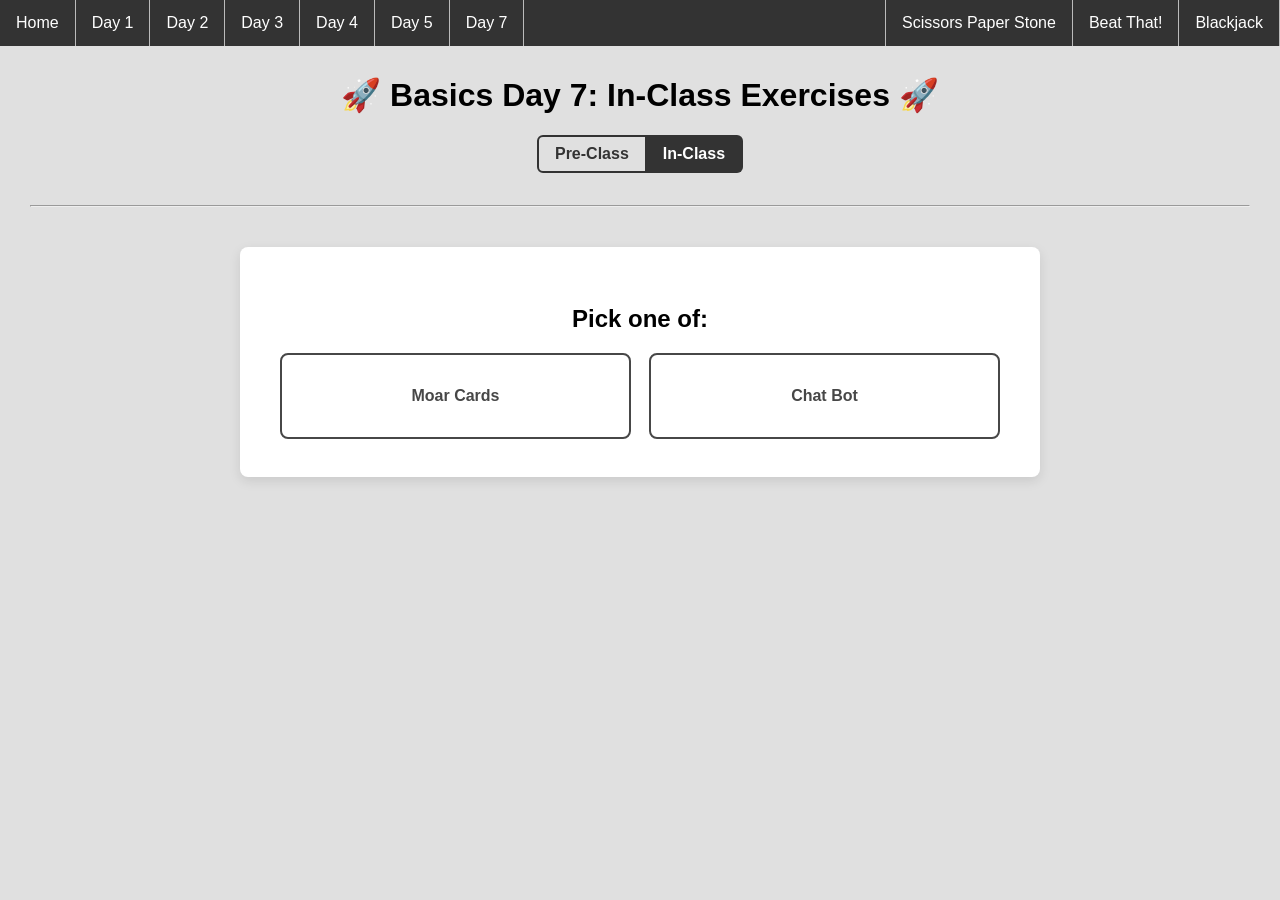
<file: day07-moar-cards/in-class/index.html>
<!--  All HTML files begin with the following line: -->
<!DOCTYPE html>
<!-- This indicates that the rest of the lines that follow are to be interpreted as HTML. It tells the browser about what document type to expect. -->

<!-- All text enclosed in angled brackets are known as HTML element tags. There are usually, but not always, starting and closing element "tags", each representing a HTML element.
The <html> element is known as the root element of a HTML page. All other elements are encased within it. -->
<html>
  <!-- The <head> element contains meta information about the HTML page, information that is not rendered or displayed by the browser -->
  <head>
    <!-- The meta tag defines meta information in the HTML document. In this case, we are defining the charset. UTF-8 allows us to use emojis in the CodeSandbox environment -->
    <meta charset="UTF-8" />
    <!-- The <title> element specifies a title for the HTML page (which is shown in the browser's title bar or in the page's tab) and is the default name given to a bookmark of a webpage. -->
    <title>Basics</title>
    <!-- The <link> element specifies a relationship between this HTML page and an external resource, namely the styles.css file here. For the syntax '../../' in '../../styles.css', we are referring to the styles.css file (in the main directory) found 2 folders above the current one. In this case, we are linking a stylesheet which is a CSS file containing information relating to the layout and style of the webpage. The syntax within the styles.css file is also referred to as CSS - Cascading Style Sheets. -->
    <link rel="stylesheet" href="../../styles.css" />
  </head>

  <!-- The <body> element defines the document's body, and is a container for all the visible contents that will be rendered by the browser.  -->
  <body>
    <!-- The <nav> tag semantically defines a set of navigation links. It doesn't have many properties different from a <div>, and exists purely for semantic naming. -->
    <nav>
      <!-- The <ul> tag represents an unordered list, where items in the list are rendered on a vertical bulleted list. While we are listing the days of the exercises on this navbar, we are positioning them horizontally without the bullets. This is done using CSS, and you can preview the syntax in styles.css (do a search for "nav ul"). -->
      <ul>
        <li>
          <!-- An <a> tag defines a hyperlink, linking one page to another. The page to link to will be added to the "href" property of the tag. -->
          <a href="../../index.html">Home</a>
        </li>
        <li>
          <!-- An <a> tag defines a hyperlink, linking one page to another. The page to link to will be added to the "href" property of the tag. -->
          <a
            href="../../day01-data-manipulation-and-functions/in-class/index.html"
            >Day 1</a
          >
        </li>
        <li>
          <a
            href="../../day02-if-statements-boolean-operators/in-class/index.html"
            >Day 2</a
          >
        </li>
        <li>
          <a href="../../day03-program-state/in-class/index.html">Day 3</a>
        </li>
        <li>
          <a href="../../day04-loops/in-class/index.html">Day 4</a>
        </li>
        <li>
          <a href="../../day05-mad-libs/in-class/index.html">Day 5</a>
        </li>
        <li>
          <a href="../../day07-moar-cards/in-class/index.html">Day 7</a>
        </li>
        <li class="project">
          <a href="../../project3-blackjack/index.html">Blackjack</a>
        </li>
        <li class="project">
          <a href="../../project2-beat-that/index.html">Beat That!</a>
        </li>
        <li class="project">
          <a href="../../project1-sps/index.html">Scissors Paper Stone</a>
        </li>
      </ul>
    </nav>
    <!-- The <h1> element defines a large heading. There are 6 pre-set header elements, <h1> to <h6> -->
    <h1 id="header">🚀 Basics Day 7: In-Class Exercises 🚀</h1>
    <div class="flex justify-content-center">
      <div class="button-group">
        <a href="../pre-class/index.html" class="button-group-button"
          >Pre-Class</a
        >
        <a href="../in-class/index.html" class="active button-group-button"
          >In-Class</a
        >
      </div>
    </div>
    <!-- The <hr> tag represents a horizontal rule. It is used if you want to add line dividers across your page. -->
    <hr />
    <!-- The <div> tag defines a division or a section in an HTML document, and is commonly use as a "container" for nested HTML elements. -->
    <div class="container">
      <h2 class="text-center">Pick one of:</h2>
      <div class="ice-double">
        <a href="index_cards.html">Moar Cards</a>
        <a href="index_chat.html">Chat Bot</a>
      </div>
    </div>
  </body>
</html>
</file>
<file: styles.css>
/*
  The syntax within the styles.css file is also referred to as CSS - Cascading Style Sheets.
  CSS describes how HTML elements are to be displayed on the screen.
*/

* {
  box-sizing: border-box;
}

body {
  margin-top: 0;
  font-family: sans-serif;
  margin-left: 30px;
  margin-right: 30px;
  background-color: #e0e0e0;
}

nav {
  position: relative;
  top: 0;
  left: -30px;
  width: calc(100% + 60px);
  margin-bottom: 30px;
}

nav ul {
  list-style-type: none;
  margin: 0;
  padding: 0;
  overflow: hidden;
  background-color: #333;
}

nav ul li {
  float: left;
  border-right: 1px solid #bbb;
}

nav ul li.project {
  float: right;
}

nav ul li.project:last-child {
  border-left: 1px solid #bbb;
}

nav ul li a {
  display: block;
  color: white;
  text-align: center;
  padding: 14px 16px;
  text-decoration: none;
}

#header {
  text-align: center;
}

.container {
  background-color: #ffffff;
  margin: 40px auto;
  max-width: 800px;
  padding: 38px 31px;
  border-radius: 8px;
  box-shadow: rgba(0, 0, 0, 0.1) 0px 4px 12px;
}

input {
  font-size: 21px;
  line-height: 33px;
  margin: 0 0 23px 0;
  padding: 0 9px;
  width: 100%;
}

button {
  font-size: 21px;
  line-height: 33px;
  margin: 0 0 23px 0;
  padding: 0 6px;
}

.output-div {
  background-color: lightgrey;
  margin: 20px auto;
  padding: 20px;
  width: 100%;
}

hr {
  margin-top: 2em;
  margin-bottom: 2em;
}

.instructions-text {
  font-size: 0.85em;
  font-style: italic;
}

.text-center {
  text-align: center;
}

.ice-double {
  display: flex;
}

.ice-double a {
  text-align: center;
  text-decoration: none;
  font-weight: bold;
  color: rgba(71, 71, 71, 1);
  display: block;
  flex-basis: 47.5%;
  margin: 0 1.25%;
  padding: 2em;
  border: 2px solid rgba(71, 71, 71, 1);
  border-radius: 8px;
}

.ice-double a:hover {
  color: rgba(71, 71, 71, 0.75);
  border: 2px solid rgba(71, 71, 71, 0.75);
}

.button-group {
  position: relative;
  display: inline-flex;
  vertical-align: middle;
  justify-self: center;
}

.button-group .button-group-button {
  position: relative;
  flex: 1 1 auto;
  background: transparent;
  color: #0d6efd;
  border-color: #0d6efd;
  display: inline-block;
  text-align: center;
  vertical-align: middle;
  background-color: transparent;
  padding: 0.5rem 1rem;
  border-radius: 0;
  text-decoration: none;
  border: 2px solid #333;
  color: #333;
  font-weight: bold;
}

.button-group .button-group-button.active {
  border: 2px solid #333;
  color: #fff;
  background-color: #333;
  font-weight: bold;
}

.button-group .button-group-button:not(.active):hover {
  background-color: rgba(51, 51, 51, 0.67);
  color: white;
}

.button-group .button-group-button:not(:first-child) {
  border-left: 0;
}

.button-group .button-group-button:first-child {
  border-top-left-radius: 0.375rem;
  border-bottom-left-radius: 0.375rem;
}

.button-group .button-group-button:last-child {
  border-top-right-radius: 0.375rem;
  border-bottom-right-radius: 0.375rem;
}

.flex {
  display: flex;
}

.justify-content-center {
  justify-content: center;
}
</file>
<file: project1-sps/styles.css>
/*
  The syntax within the styles.css file is also referred to as CSS - Cascading Style Sheets.
  CSS describes how HTML elements are to be displayed on the screen.
*/

* {
  box-sizing: border-box;
}

body {
  margin-top: 0;
  font-family: sans-serif;
  margin-left: 30px;
  margin-right: 30px;
  background-color: #e0e0e0;
}

nav {
  position: relative;
  top: 0;
  left: -30px;
  width: calc(100% + 60px);
  margin-bottom: 30px;
}

nav ul {
  list-style-type: none;
  margin: 0;
  padding: 0;
  overflow: hidden;
  background-color: #333;
}

nav ul li {
  float: left;
  border-right: 1px solid #bbb;
}

nav ul li.project {
  float: right;
}

nav ul li.project:last-child {
  border-left: 1px solid #bbb;
}

nav ul li a {
  display: block;
  color: white;
  text-align: center;
  padding: 14px 16px;
  text-decoration: none;
}

#header {
  text-align: center;
}

.container {
  background-color: #ffffff;
  margin: 40px auto;
  max-width: 800px;
  padding: 38px 31px;
  border-radius: 8px;
  box-shadow: rgba(0, 0, 0, 0.1) 0px 4px 12px;
}

input {
  font-size: 21px;
  line-height: 33px;
  margin: 0 0 23px 0;
  padding: 0 9px;
  width: 100%;
}

button {
  font-size: 21px;
  line-height: 33px;
  margin: 0 0 23px 0;
  padding: 0 6px;
}

.output-div {
  background-color: lightgrey;
  margin: 20px auto;
  padding: 20px;
  width: 100%;
}

hr {
  margin-top: 2em;
  margin-bottom: 2em;
}

.instructions-text {
  font-size: 0.85em;
  font-style: italic;
}

.text-center {
  text-align: center;
}

.ice-double {
  display: flex;
}

.ice-double a {
  text-align: center;
  text-decoration: none;
  font-weight: bold;
  color: rgba(71, 71, 71, 1);
  display: block;
  flex-basis: 47.5%;
  margin: 0 1.25%;
  padding: 2em;
  border: 2px solid rgba(71, 71, 71, 1);
  border-radius: 8px;
}

.ice-double a:hover {
  color: rgba(71, 71, 71, 0.75);
  border: 2px solid rgba(71, 71, 71, 0.75);
}

.button-group {
  position: relative;
  display: inline-flex;
  vertical-align: middle;
  justify-self: center;
}

.button-group .button-group-button {
  position: relative;
  flex: 1 1 auto;
  background: transparent;
  color: #0d6efd;
  border-color: #0d6efd;
  display: inline-block;
  text-align: center;
  vertical-align: middle;
  background-color: transparent;
  padding: 0.5rem 1rem;
  border-radius: 0;
  text-decoration: none;
  border: 2px solid #333;
  color: #333;
  font-weight: bold;
}

.button-group .button-group-button.active {
  border: 2px solid #333;
  color: #fff;
  background-color: #333;
  font-weight: bold;
}

.button-group .button-group-button:not(.active):hover {
  background-color: rgba(51, 51, 51, 0.67);
  color: white;
}

.button-group .button-group-button:not(:first-child) {
  border-left: 0;
}

.button-group .button-group-button:first-child {
  border-top-left-radius: 0.375rem;
  border-bottom-left-radius: 0.375rem;
}

.button-group .button-group-button:last-child {
  border-top-right-radius: 0.375rem;
  border-bottom-right-radius: 0.375rem;
}

.flex {
  display: flex;
}

.justify-content-center {
  justify-content: center;
}
</file>
<file: project2-beat-that/styles.css>
/*
  The syntax within the styles.css file is also referred to as CSS - Cascading Style Sheets.
  CSS describes how HTML elements are to be displayed on the screen.
*/

* {
  box-sizing: border-box;
}

body {
  margin-top: 0;
  font-family: sans-serif;
  margin-left: 30px;
  margin-right: 30px;
  background-color: lightblue;
}

nav {
  position: relative;
  top: 0;
  left: -30px;
  width: calc(100% + 60px);
  margin-bottom: 30px;
}

nav ul {
  list-style-type: none;
  margin: 0;
  padding: 0;
  overflow: hidden;
  background-color: #333;
}

nav ul li {
  float: left;
  border-right: 1px solid #bbb;
}

nav ul li.project {
  float: right;
}

nav ul li.project:last-child {
  border-left: 1px solid #bbb;
}

nav ul li a {
  display: block;
  color: white;
  text-align: center;
  padding: 14px 16px;
  text-decoration: none;
}

#header {
  text-align: center;
}

.container {
  background-color: white;
  margin: 40px auto;
  max-width: 800px;
  padding: 38px 31px;
  border-radius: 8px;
  box-shadow: rgba(0, 0, 0, 0.1) 0px 4px 12px;
}

input {
  font-size: 21px;
  line-height: 33px;
  margin: 0 0 23px 0;
  padding: 0 9px;
  width: 100%;
}

button {
  font-size: 21px;
  line-height: 33px;
  margin: 0 0 23px 0;
  padding: 0 6px;
}

.output-div {
  background-color: lightyellow;
  margin: 20px auto;
  padding: 20px;
  width: 100%;
}

hr {
  margin-top: 2em;
  margin-bottom: 2em;
}

.instructions-text {
  font-size: 0.85em;
  font-style: italic;
}

.text-center {
  text-align: center;
}

.ice-double {
  display: flex;
}

.ice-double a {
  text-align: center;
  text-decoration: none;
  font-weight: bold;
  color: rgba(71, 71, 71, 1);
  display: block;
  flex-basis: 47.5%;
  margin: 0 1.25%;
  padding: 2em;
  border: 2px solid rgba(71, 71, 71, 1);
  border-radius: 8px;
}

.ice-double a:hover {
  color: rgba(71, 71, 71, 0.75);
  border: 2px solid rgba(71, 71, 71, 0.75);
}

.button-group {
  position: relative;
  display: inline-flex;
  vertical-align: middle;
  justify-self: center;
}

.button-group .button-group-button {
  position: relative;
  flex: 1 1 auto;
  background: transparent;
  color: #0d6efd;
  border-color: #0d6efd;
  display: inline-block;
  text-align: center;
  vertical-align: middle;
  background-color: transparent;
  padding: 0.5rem 1rem;
  border-radius: 0;
  text-decoration: none;
  border: 2px solid #333;
  color: #333;
  font-weight: bold;
}

.button-group .button-group-button.active {
  border: 2px solid #333;
  color: #fff;
  background-color: #333;
  font-weight: bold;
}

.button-group .button-group-button:not(.active):hover {
  background-color: rgba(51, 51, 51, 0.67);
  color: white;
}

.button-group .button-group-button:not(:first-child) {
  border-left: 0;
}

.button-group .button-group-button:first-child {
  border-top-left-radius: 0.375rem;
  border-bottom-left-radius: 0.375rem;
}

.button-group .button-group-button:last-child {
  border-top-right-radius: 0.375rem;
  border-bottom-right-radius: 0.375rem;
}

.flex {
  display: flex;
}

.justify-content-center {
  justify-content: center;
}
</file>
<file: project3-blackjack/styles.css>
/*
  The syntax within the styles.css file is also referred to as CSS - Cascading Style Sheets.
  CSS describes how HTML elements are to be displayed on the screen.
*/

* {
  box-sizing: border-box;
}

body {
  margin-top: 0;
  font-family: sans-serif;
  margin-left: 30px;
  margin-right: 30px;
  background-color: lightgoldenrodyellow;
}

nav {
  position: relative;
  top: 0;
  left: -30px;
  width: calc(100% + 60px);
  margin-bottom: 30px;
}

nav ul {
  list-style-type: none;
  margin: 0;
  padding: 0;
  overflow: hidden;
  background-color: #333;
}

nav ul li {
  float: left;
  border-right: 1px solid #bbb;
}

nav ul li.project {
  float: right;
}

nav ul li.project:last-child {
  border-left: 1px solid #bbb;
}

nav ul li a {
  display: block;
  color: white;
  text-align: center;
  padding: 14px 16px;
  text-decoration: none;
}

#header {
  text-align: center;
}

.container {
  background-color: lightskyblue;
  margin: 40px auto;
  max-width: 800px;
  padding: 38px 31px;
  border-radius: 8px;
  box-shadow: rgba(0, 0, 0, 0.1) 0px 4px 12px;
}

input {
  font-size: 21px;
  line-height: 33px;
  margin: 0 0 23px 0;
  padding: 0 9px;
  width: 100%;
}

button {
  font-size: 21px;
  line-height: 33px;
  margin: 0 0 23px 0;
  padding: 0 6px;
}

.output-div {
  background-color: white;
  margin: 20px auto;
  padding: 20px;
  width: 100%;
}

hr {
  margin-top: 2em;
  margin-bottom: 2em;
}

.instructions-text {
  font-size: 0.85em;
  font-style: italic;
}

.text-center {
  text-align: center;
}

.ice-double {
  display: flex;
}

.ice-double a {
  text-align: center;
  text-decoration: none;
  font-weight: bold;
  color: rgba(71, 71, 71, 1);
  display: block;
  flex-basis: 47.5%;
  margin: 0 1.25%;
  padding: 2em;
  border: 2px solid rgba(71, 71, 71, 1);
  border-radius: 8px;
}

.ice-double a:hover {
  color: rgba(71, 71, 71, 0.75);
  border: 2px solid rgba(71, 71, 71, 0.75);
}

.button-group {
  position: relative;
  display: inline-flex;
  vertical-align: middle;
  justify-self: center;
}

.button-group .button-group-button {
  position: relative;
  flex: 1 1 auto;
  background: transparent;
  color: #0d6efd;
  border-color: #0d6efd;
  display: inline-block;
  text-align: center;
  vertical-align: middle;
  background-color: transparent;
  padding: 0.5rem 1rem;
  border-radius: 0;
  text-decoration: none;
  border: 2px solid #333;
  color: #333;
  font-weight: bold;
}

.button-group .button-group-button.active {
  border: 2px solid #333;
  color: #fff;
  background-color: #333;
  font-weight: bold;
}

.button-group .button-group-button:not(.active):hover {
  background-color: rgba(51, 51, 51, 0.67);
  color: white;
}

.button-group .button-group-button:not(:first-child) {
  border-left: 0;
}

.button-group .button-group-button:first-child {
  border-top-left-radius: 0.375rem;
  border-bottom-left-radius: 0.375rem;
}

.button-group .button-group-button:last-child {
  border-top-right-radius: 0.375rem;
  border-bottom-right-radius: 0.375rem;
}

.flex {
  display: flex;
}

.justify-content-center {
  justify-content: center;
}
</file>
